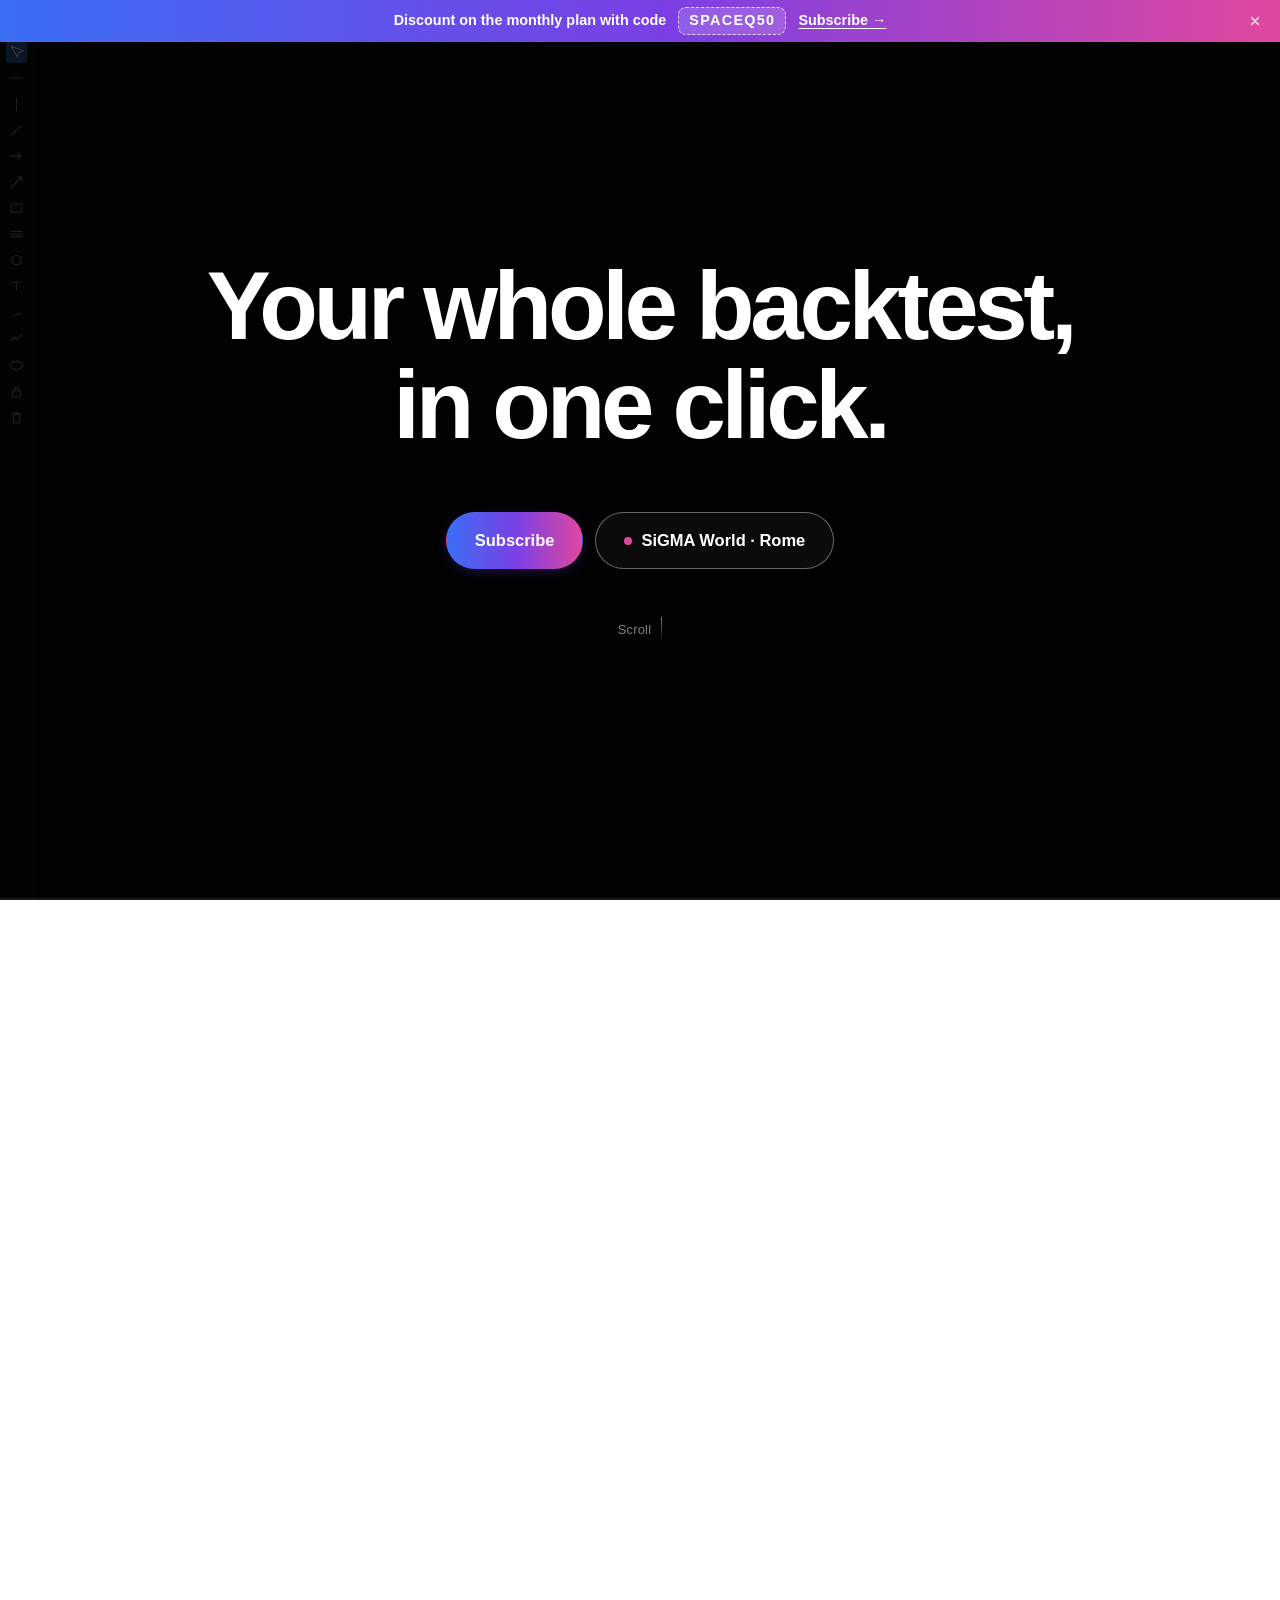
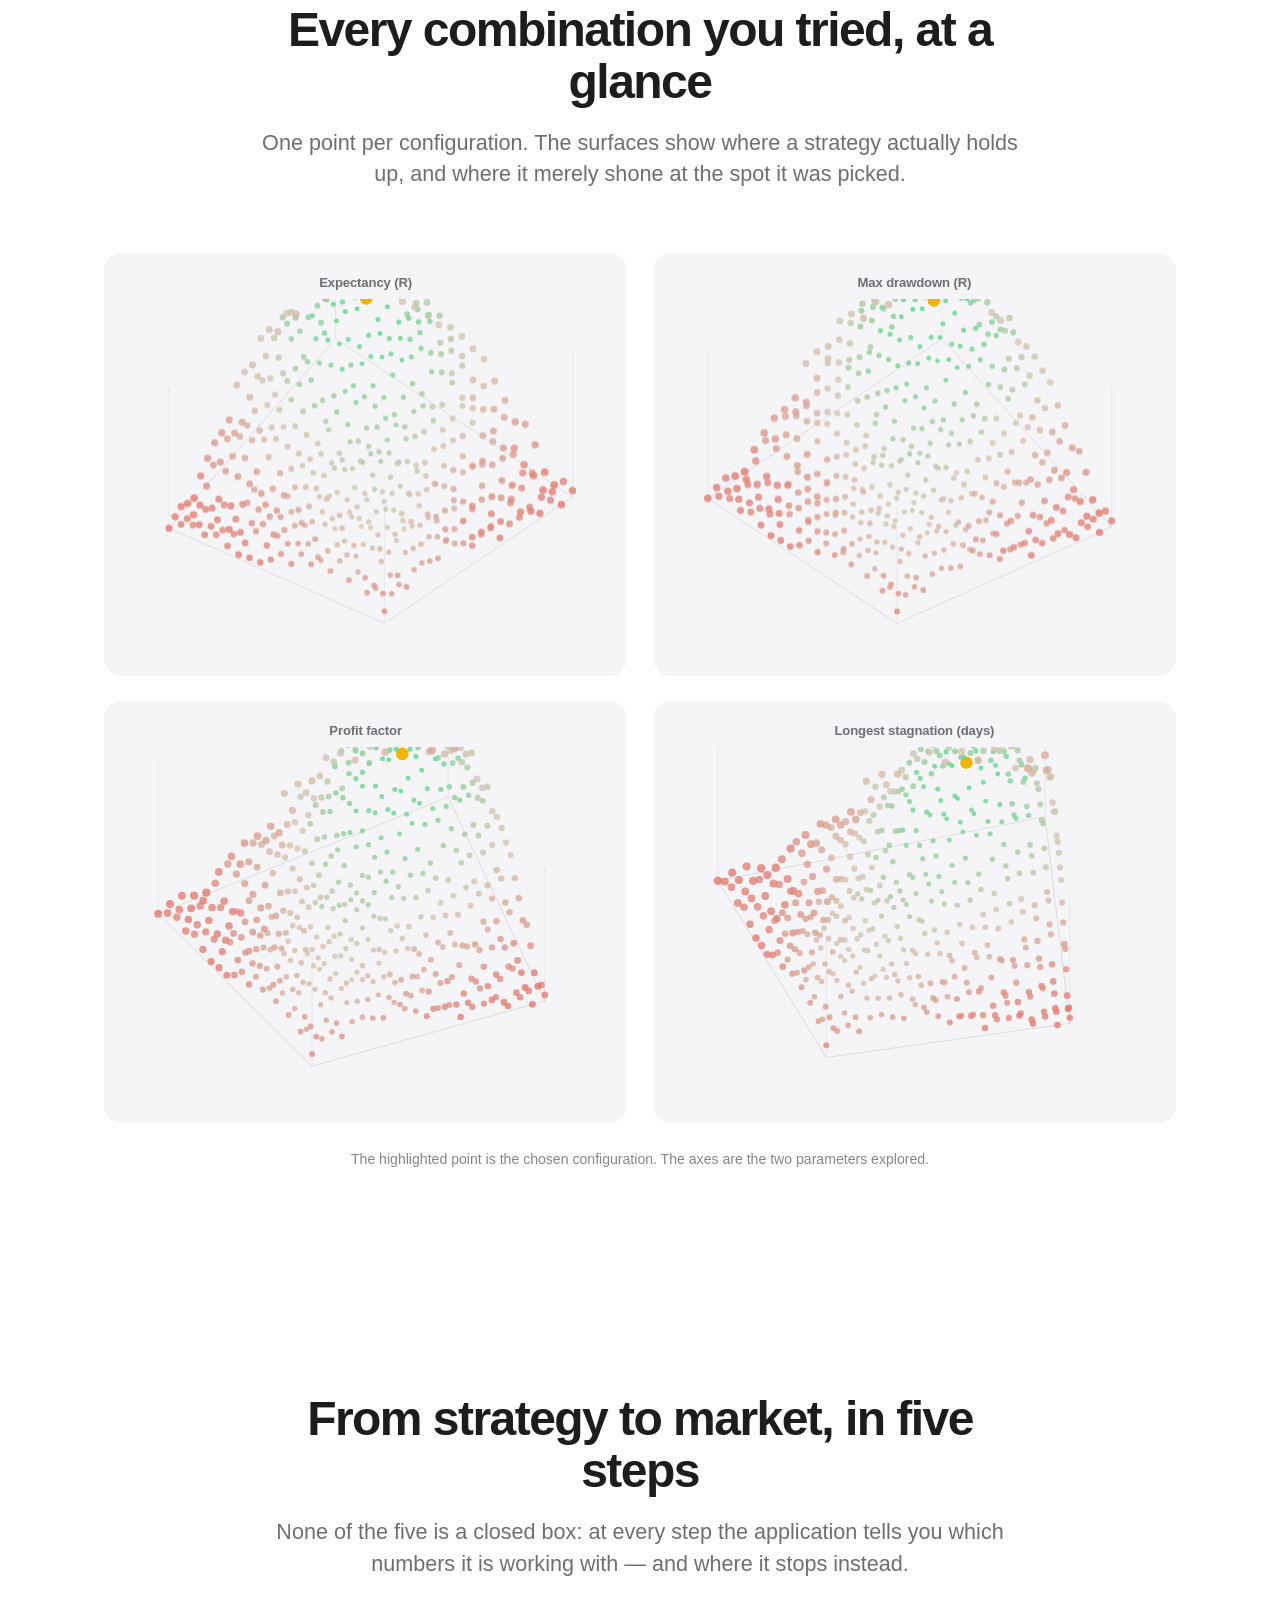
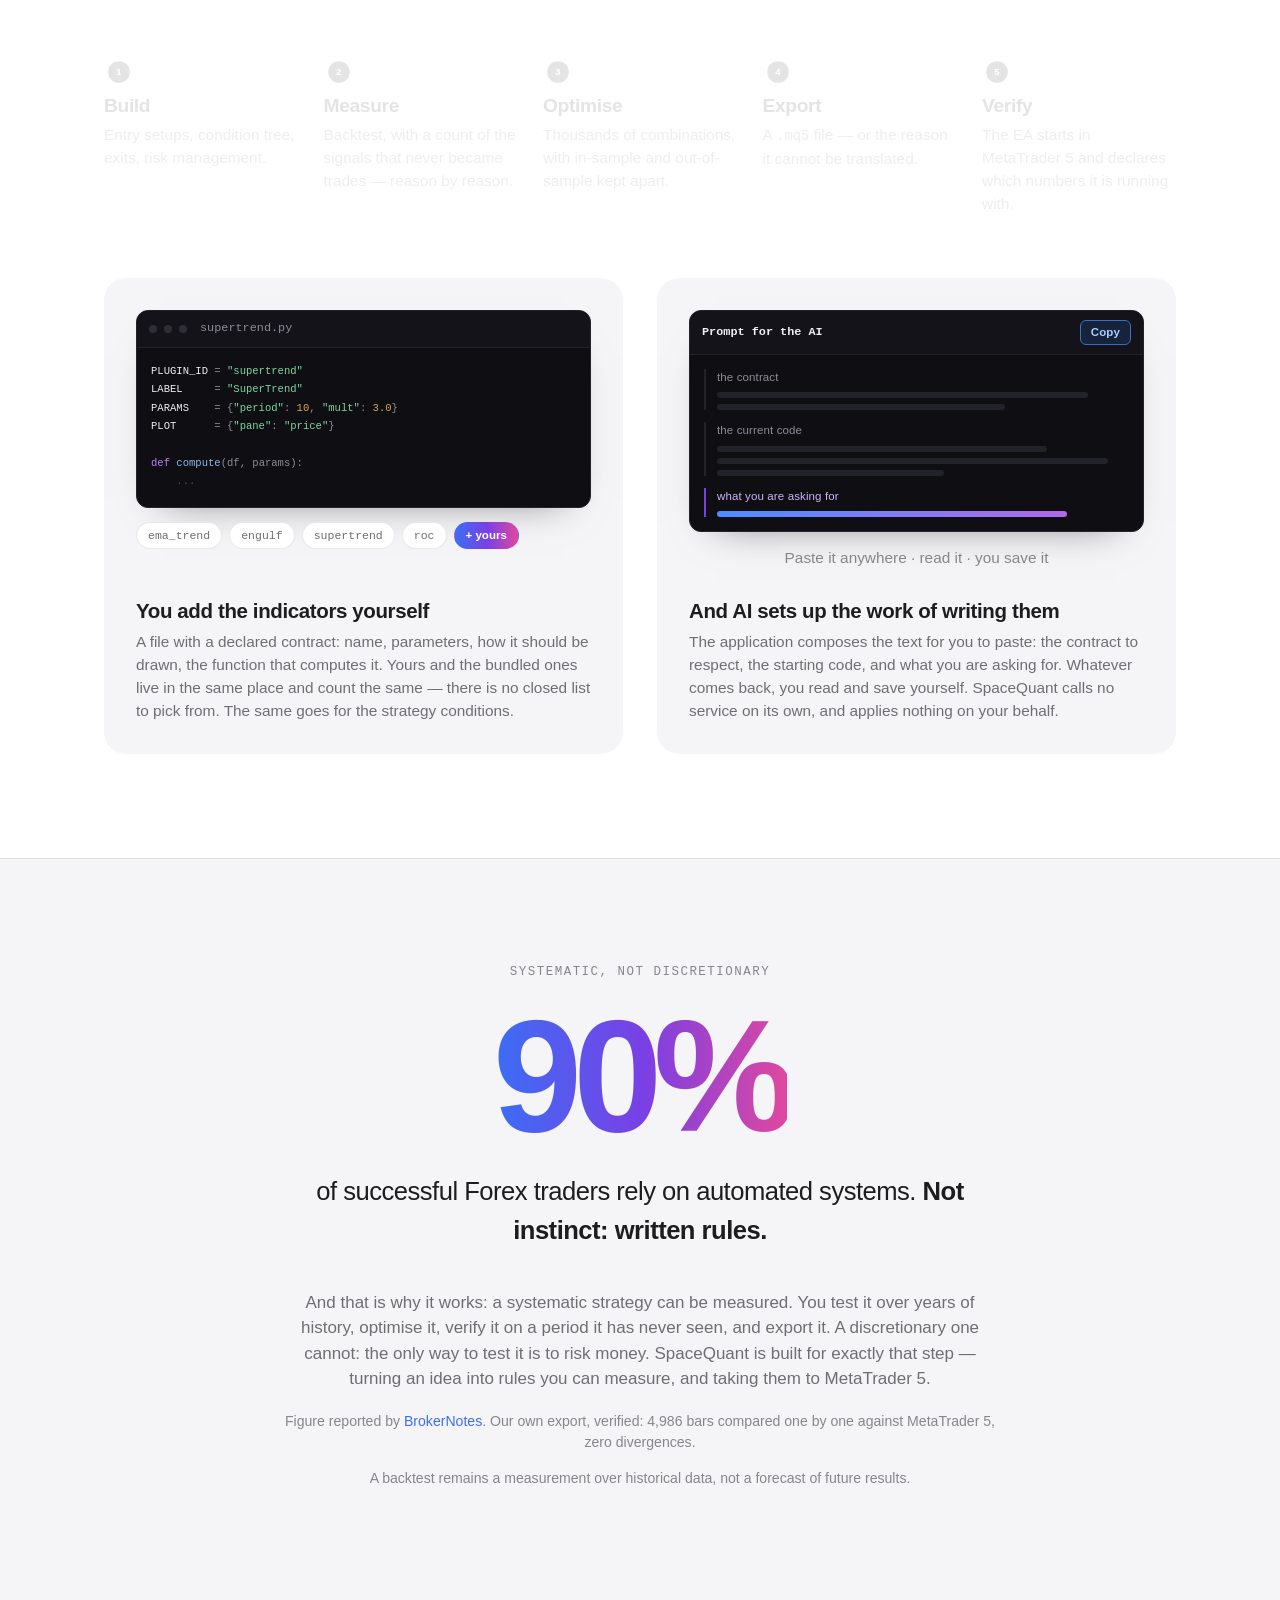
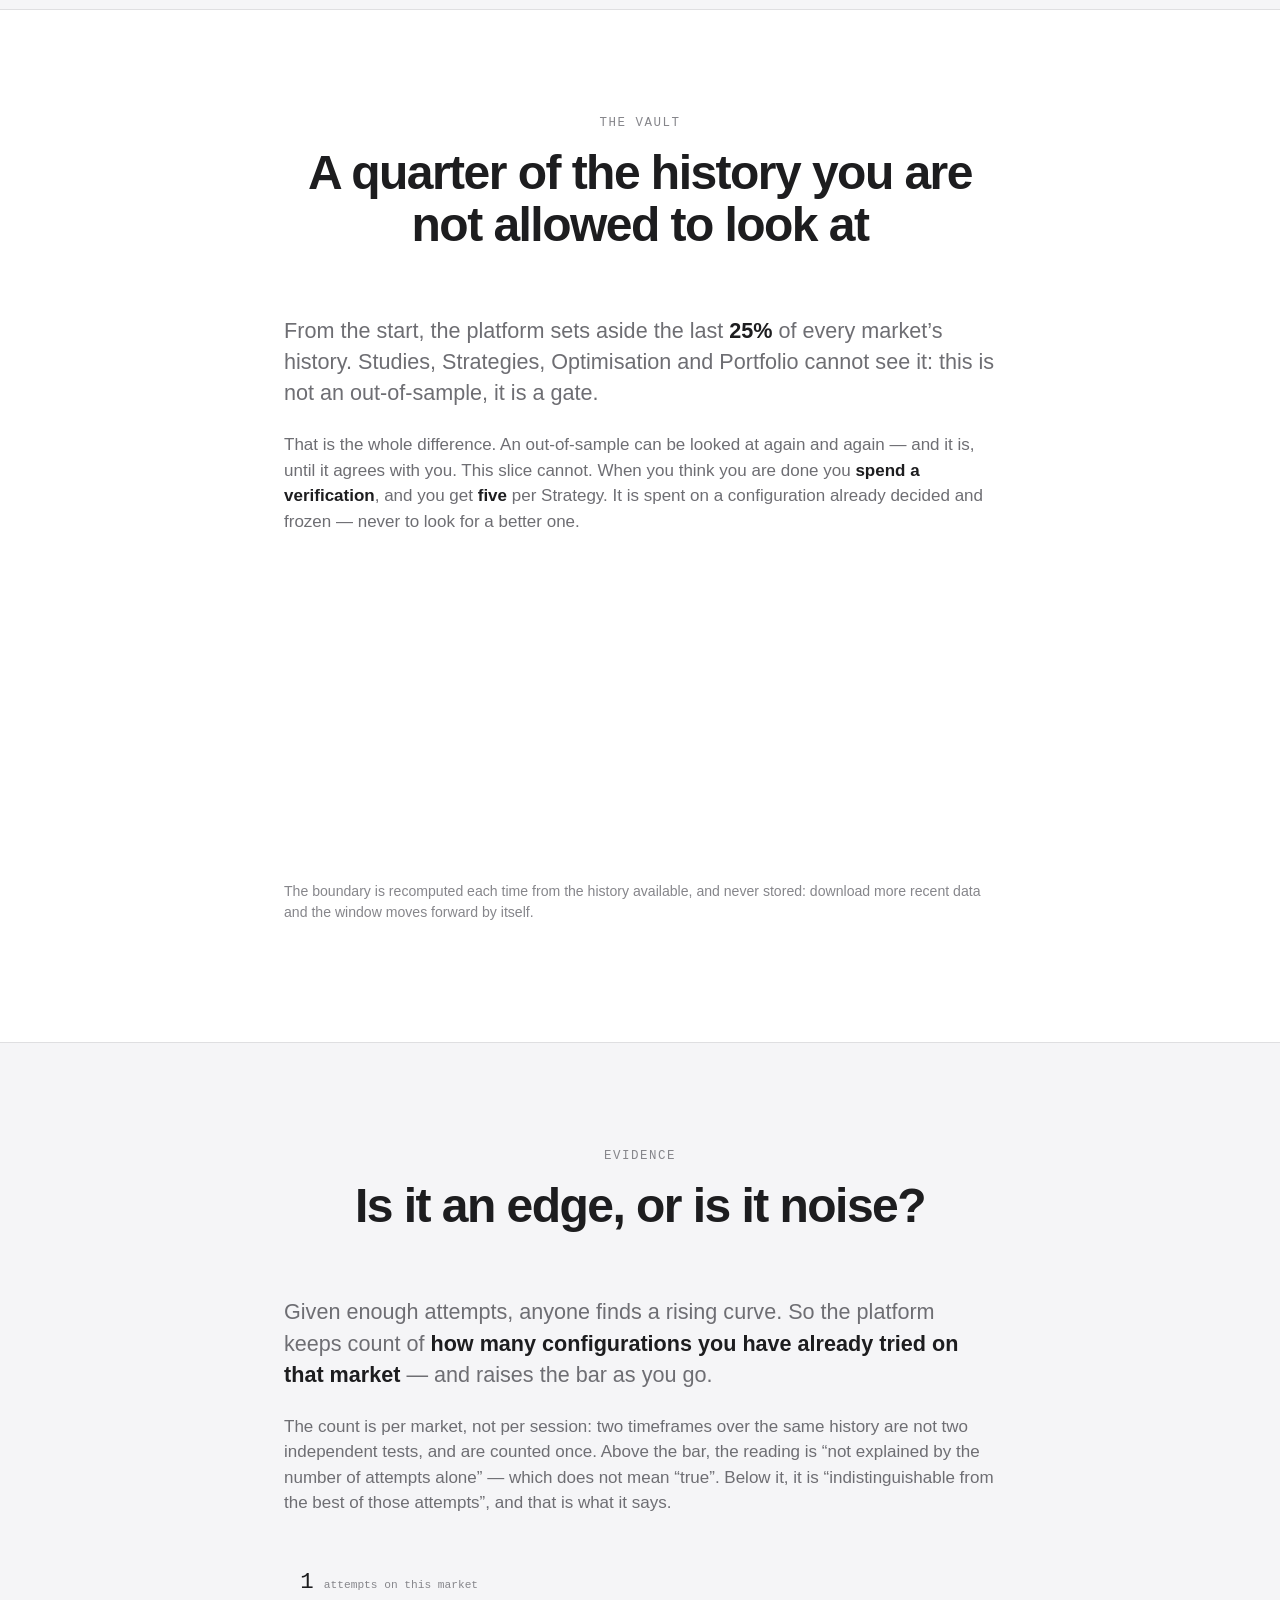
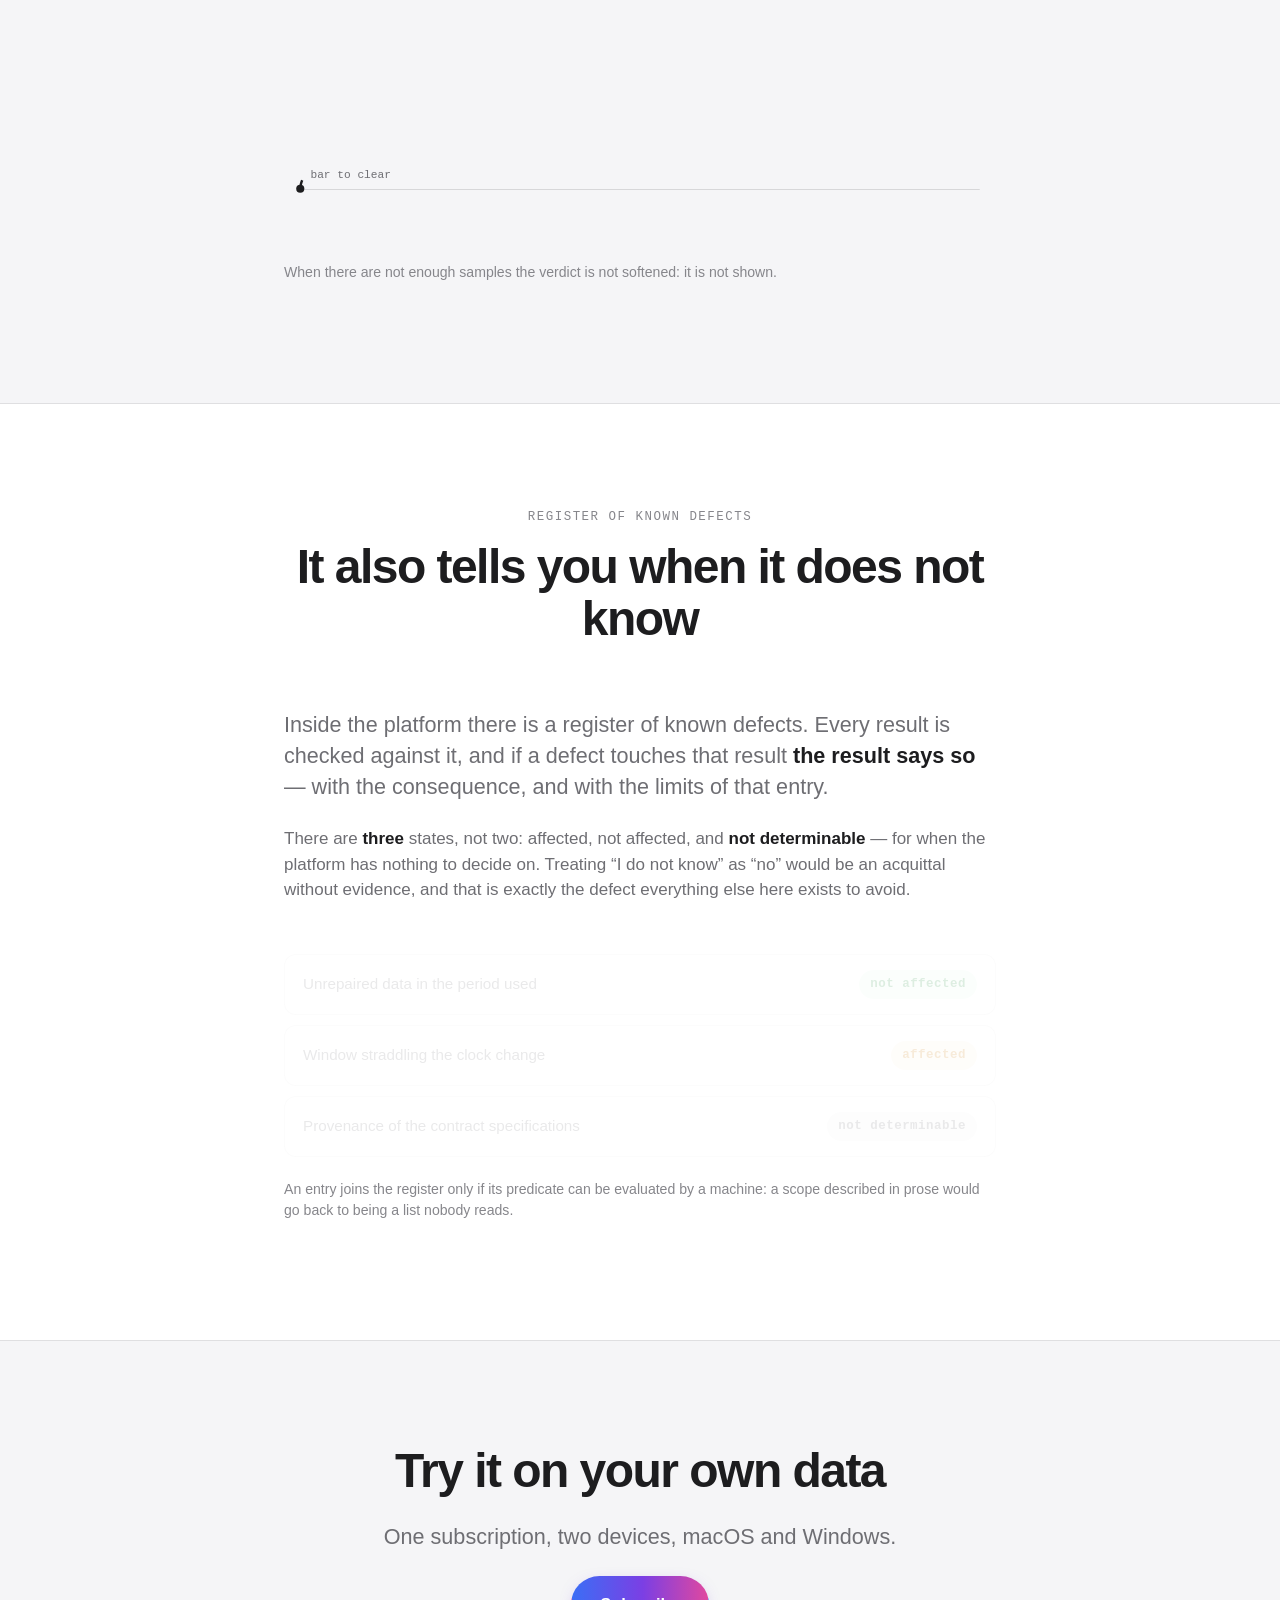
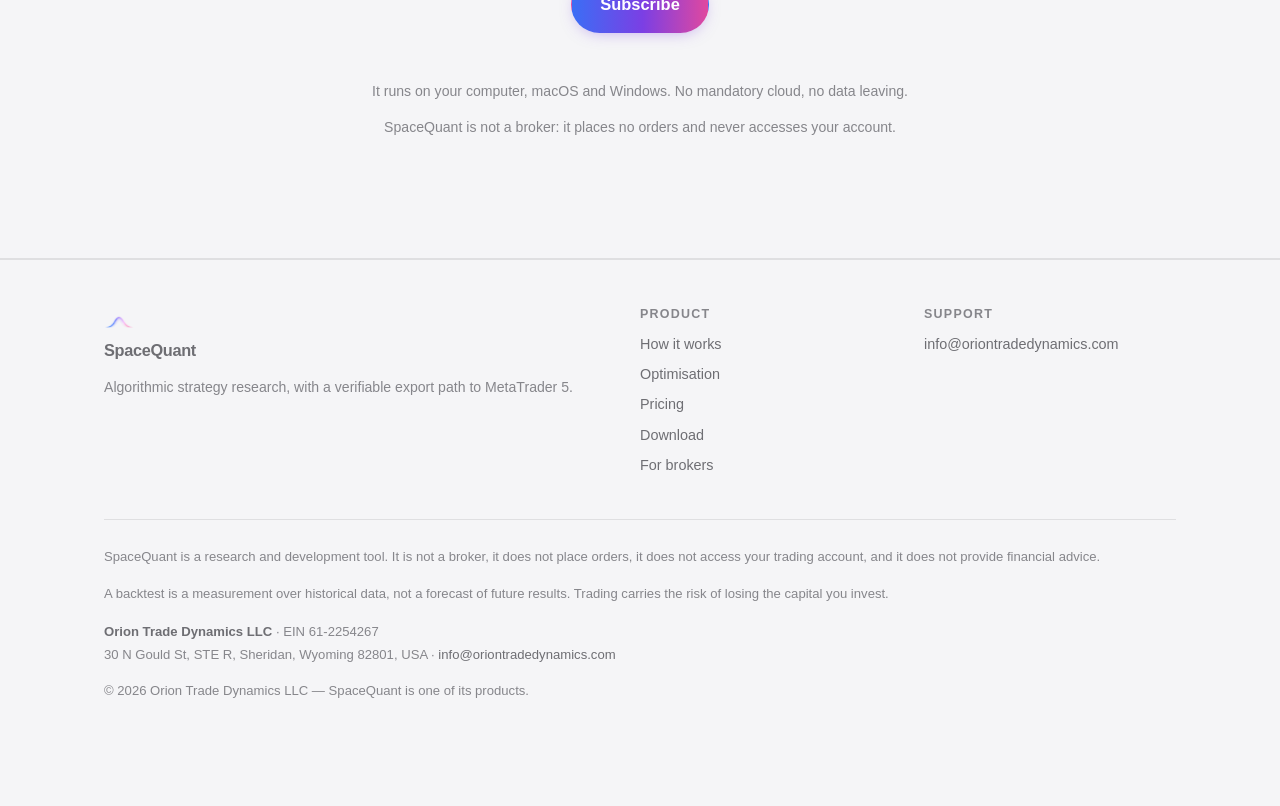
<file: index.html>
<!DOCTYPE html>
<html lang="it">
<head>
<meta charset="utf-8">
<meta name="viewport" content="width=device-width, initial-scale=1">
<!-- Titolo e descrizione passano dal dizionario come tutto il resto: sono le due
     stringhe più lette del sito — scheda del browser, risultato di ricerca,
     anteprima di un link condiviso — e restavano in italiano anche in inglese.
     Funzionano con gli stessi attributi del resto della pagina: `textContent`
     su <title> cambia il titolo, `content` sulla meta cambia la descrizione. -->
<title data-i18n="head.home.t">SpaceQuant — ricerca su strategie algoritmiche per MetaTrader 5</title>
<meta name="description" data-i18n-attr="content:head.home.d" content="Piattaforma desktop di ricerca su strategie di trading algoritmico che esporta Expert Advisor per MetaTrader 5. Quando qualcosa non è calcolabile, lo dichiara invece di inventare un numero.">
<link rel="icon" href="assets/img/logo-small.png">
<link rel="apple-touch-icon" href="assets/img/apple-touch-icon.png">
<meta name="theme-color" content="#ffffff">

<!-- COME APPARE IL SITO FUORI DAL SITO — motori di ricerca e anteprima dei link.
     ⚠️ Questi valori NON possono passare dal dizionario: i crawler dei social
     non eseguono JavaScript, quindi leggono ciò che è scritto qui e basta.
     Restano in italiano, come l'HTML: l'inglese è lo strato che si aggiunge nel
     browser di chi legge, e un crawler non è nel browser di nessuno.

     Gli indirizzi sono ASSOLUTI perché così li vuole la specifica, ed è il
     motivo per cui c'è un comando che li riscrive tutti insieme:
         python tools/dominio.py https://nuovo-indirizzo
     Cambiarli a mano significa dimenticarne uno, e un og:image sbagliato non dà
     errore: dà semplicemente un'anteprima vuota. -->
<link rel="canonical" href="https://spacequantalgo.com/">
<meta property="og:type" content="website">
<meta property="og:site_name" content="SpaceQuant">
<meta property="og:locale" content="it_IT">
<meta property="og:locale:alternate" content="en_GB">
<meta property="og:title" content="SpaceQuant — ricerca su strategie algoritmiche per MetaTrader 5">
<meta property="og:description" content="Piattaforma desktop di ricerca su strategie di trading algoritmico che esporta Expert Advisor per MetaTrader 5. Quando qualcosa non è calcolabile, lo dichiara invece di inventare un numero.">
<meta property="og:url" content="https://spacequantalgo.com/">
<meta property="og:image" content="https://spacequantalgo.com/assets/img/social-card.jpg">
<meta property="og:image:width" content="1200">
<meta property="og:image:height" content="630">
<meta property="og:image:alt" content="SpaceQuant Algo">
<meta name="twitter:card" content="summary_large_image">

<link rel="stylesheet" href="assets/style.css">
</head>
<body>

<!-- ===================== PROMOZIONE =====================
     Il codice sconto di CONFIG.promo, uguale in ogni pagina. Lo riempie e lo
     nasconde site.js: con `promo: null`, o chiuso dalla croce, non c'è.
     «Abbonati» porta al pagamento del piano scontato, col codice già
     inserito; nella pagina abbonamento apre la finestra invece di cambiare
     pagina.
     ⚠️ In home sta SOPRA alla scena d'apertura (promo-sopra), non prima: la
     scena deve partire dal bordo dello schermo, e un banner nel flusso la
     spingerebbe giù tagliandone il fondo — col «Scorri». -->
<aside class="promo promo-sopra" id="promo" hidden>
  <div class="promo-in">
    <span class="promo-txt" data-i18n="promo.text">Sconto sul piano mensile con il codice</span>
    <button type="button" class="promo-code" data-copy="" data-i18n-attr="title:promo.copy" title="Copia il codice"><span class="copy-label" data-cfg="promo.code"></span></button>
    <a class="promo-cta" data-paga="mensile" href="abbonati.html?piano=mensile" data-i18n="promo.cta">Abbonati →</a>
  </div>
  <button type="button" class="promo-x" id="promo-x" data-i18n-attr="aria-label:promo.close" aria-label="Chiudi">
    <svg viewBox="0 0 16 16" width="12" height="12" aria-hidden="true"><path d="M3.5 3.5l9 9M12.5 3.5l-9 9" fill="none" stroke="currentColor" stroke-width="2" stroke-linecap="round"/></svg>
  </button>
</aside>

<!-- ===================== HEADER ===================== -->
<header class="site-header">
  <div class="wrap">
    <a class="brand" href="index.html">
      <img src="assets/img/logo-small.png" alt="">
      <span>SpaceQuant</span>
    </a>
    <nav class="nav">
      <a class="hide-sm" href="#come-funziona" data-i18n="nav.how">Come funziona</a>
      <a class="hide-sm" href="#ottimizzazione" data-i18n="nav.opt">Ottimizzazione</a>
      <a href="pricing.html" data-i18n="nav.pricing">Abbonamento</a>
      <a href="download.html" data-i18n="nav.dl">Download</a>
      <div class="lang" role="group" aria-label="Lingua / Language">
        <button type="button" data-lang="it" aria-pressed="true">IT</button>
        <button type="button" data-lang="en" aria-pressed="false">EN</button>
      </div>
    </nav>
  </div>
</header>

<main>

<!-- =========================================================================
     APERTURA CINEMATICA
     Una pista di scorrimento in cui la scena resta ferma e avanza il contenuto:
     il backtest va in replay mentre l'utente scorre, e torna indietro se torna
     indietro. Ogni forma visibile è funzione dello scorrimento e di nient'altro
     — vedi assets/cinema.js.

     Il fondo passa dal nero dell'applicazione al bianco della pagina proprio
     quando compare il portatile: da lì in poi il sito è chiaro.

     Senza JavaScript, o con animazioni ridotte richieste dal sistema, questa
     sezione diventa statica: titolo, schermata ferma e le quattro capacità in
     elenco. Il contenuto è lo stesso, cambia solo il modo di attraversarlo.
     ========================================================================= -->
<section class="cine" id="cine">
  <div class="cine-track" id="cine-track">
    <div class="cine-stage">

      <!-- Il fondo: nero finché si guarda dentro l'applicazione, bianco da
           quando la si vede da fuori, appoggiata sul portatile. -->
      <div class="cine-bg" aria-hidden="true"></div>

      <!-- Il marchio, gigante, dietro al portatile che si allontana -->
      <div class="cine-logo" aria-hidden="true">
        <img src="assets/img/logo_watermark.png" alt="">
        <span class="cine-logo-word">SpaceQuant</span>
      </div>

      <!-- 1. Il titolo d'apertura -->
      <div class="cine-title" id="cine-title">
        <div class="wrap">
          <h1 data-i18n-html="home.hero.h1">Tutto il tuo backtest,<br>in un solo click.</h1>
          <div class="btn-row hero-cta">
            <a class="btn btn-primary btn-lg" href="pricing.html" data-i18n="home.hero.cta1">Abbonati</a>
            <!-- L'evento: porta alla pagina per i broker, che è scritta per chi
                 ci incontra al SiGMA World. Il puntino dice che è adesso.
                 ⚠️ Passato l'evento (5 novembre 2026) questo pulsante va
                 cambiato: un invito a una fiera già chiusa è peggio di niente. -->
            <a class="btn btn-ghost btn-lg btn-event" href="broker.html"><span class="btn-dot" aria-hidden="true"></span><span data-i18n="home.hero.cta2">SiGMA World · Roma</span></a>
          </div>
          <p class="cine-hint" id="cine-hint">
            <span data-i18n="home.cine.hint">Scorri</span>
            <span class="cine-hint-arrow" aria-hidden="true"></span>
          </p>
        </div>
      </div>

      <!-- 2. La scena -->
      <div class="cine-zoom" id="cine-zoom">
        <div class="mac" id="mac">

          <div class="mac-lid">
            <div class="mac-screen">
              <span class="mac-camera" aria-hidden="true"></span>
              <div class="app" id="app">

                <div class="app-bar">
                  <span class="app-sel">EURUSD — 2010-01-01 → 2026-08-12</span>
                  <span class="app-sel app-sel-sm">M5</span>
                  <span class="app-btn">+ <span data-i18n="home.app.indicator">Indicatore</span></span>
                  <span class="app-btn" data-i18n="home.app.occurrences">Occorrenze</span>
                  <span class="app-btn hide-sm" data-i18n="home.app.debug">Debug</span>
                  <span class="app-btn app-btn-on" data-i18n="home.app.replay">Replay</span>
                </div>

                <div class="app-body">
                  <!-- Barra strumenti di disegno, come nell'applicazione -->
                  <div class="app-side" id="app-side" aria-hidden="true"></div>

                  <div class="app-chart" id="app-chart">
                    <!-- Due strati: il testo delle capacità passa in mezzo, così
                         una parte del grafico gli scorre dietro e una davanti. -->
                    <canvas id="chart-back"></canvas>

                    <div class="cine-captions" id="cine-captions">
                      <article class="cap" data-cap="1">
                        <h2 data-i18n="home.cap1.t">Cerca nei mercati</h2>
                        <p data-i18n="home.cap1.b">Una condizione, tutta la storia: quante volte è successa e cosa è successo dopo.</p>
                      </article>
                      <article class="cap" data-cap="2">
                        <h2 data-i18n="home.cap2.t">Ottimizza le strategie</h2>
                        <p data-i18n="home.cap2.b">Migliaia di combinazioni, con in-sample e out-of-sample tenuti separati.</p>
                      </article>
                      <article class="cap" data-cap="3">
                        <h2 data-i18n="home.cap3.t">Componi portafogli</h2>
                        <p data-i18n="home.cap3.b">Più strategie, più mercati, un conto solo. E si vede come convivono.</p>
                      </article>
                      <article class="cap" data-cap="4">
                        <h2 data-i18n="home.cap4.t">Esporta in MQL5</h2>
                        <!-- Spazio unificatore fra «MetaTrader» e «5»: senza, la
                             riga andava a capo lasciando sotto il solo «5.» —
                             un numero orfano, per giunta l'ultima cosa che si
                             legge della sequenza. -->
                        <p data-i18n="home.cap4.b">La strategia diventa un Expert Advisor che opera da solo su MetaTrader&nbsp;5.</p>
                      </article>
                    </div>

                    <canvas id="chart-front"></canvas>

                    <!-- Pannelli dell'applicazione, uno per capacità -->
                    <div class="panel panel-opt" id="panel-opt" hidden>
                      <div class="panel-head">
                        <span data-i18n="home.panel.opt.t">Ottimizzazione</span>
                        <span class="panel-num" id="opt-count">0</span>
                      </div>
                      <div class="opt-grid" id="opt-grid"></div>
                    </div>

                    <div class="panel panel-pf" id="panel-pf" hidden>
                      <div class="panel-head"><span data-i18n="home.panel.pf.t">Portafoglio</span></div>
                      <svg class="pf-svg" viewBox="0 0 240 96" preserveAspectRatio="none" aria-hidden="true">
                        <path class="pf-line pf-1" d="" fill="none"></path>
                        <path class="pf-line pf-2" d="" fill="none"></path>
                        <path class="pf-line pf-3" d="" fill="none"></path>
                      </svg>
                    </div>

                    <div class="panel panel-mql" id="panel-mql" hidden>
                      <div class="panel-head">
                        <span class="mql-file">SQ_EMA_CROSS_a7f31c04.mq5</span>
                      </div>
                      <pre class="mql-code" id="mql-code"></pre>
                    </div>
                  </div>
                </div>
              </div>
            </div>
          </div>

          <!-- Base del portatile: cerniera, corpo e incavo di apertura -->
          <div class="mac-base" aria-hidden="true">
            <span class="mac-hinge"></span>
            <span class="mac-notch"></span>
          </div>
          <!-- I piedini di gomma. Stanno FUORI da .mac-base perché quella è
               ritagliata in trapezio, e il ritaglio taglierebbe anche loro.
               Due e non quattro: la vista è frontale. -->
          <span class="mac-foot mac-foot-l" aria-hidden="true"></span>
          <span class="mac-foot mac-foot-r" aria-hidden="true"></span>
        </div>
      </div>

      <!-- 3. Avanzamento della sequenza -->
      <div class="cine-rail" id="cine-rail" aria-hidden="true">
        <span class="cine-rail-fill" id="cine-rail-fill"></span>
      </div>

    </div>
  </div>
</section>

<!-- ===================== OTTIMIZZAZIONE IN 3D =====================
     Quattro nuvole di punti: ogni punto è una combinazione di parametri
     provata, e ruotano lentamente mentre la pagina scorre. Disegnate in
     canvas da assets/space3d.js. -->
<section class="opt3d" id="ottimizzazione">
  <div class="wrap">
    <header class="sec-head">
      <h2 data-i18n="home.opt.title">Ogni combinazione provata, in un colpo d'occhio</h2>
      <p class="lead" data-i18n="home.opt.sub">
        Un punto per configurazione. Le superfici mostrano dove una strategia
        regge davvero e dove invece brillava solo nel punto in cui era stata
        scelta.
      </p>
    </header>

    <div class="opt3d-grid" id="opt3d-grid">
      <figure class="opt3d-cell">
        <figcaption data-i18n="home.opt.m1">Expectancy (R)</figcaption>
        <canvas class="opt3d-canvas" data-metric="0"></canvas>
      </figure>
      <figure class="opt3d-cell">
        <figcaption data-i18n="home.opt.m2">Max drawdown (R)</figcaption>
        <canvas class="opt3d-canvas" data-metric="1"></canvas>
      </figure>
      <figure class="opt3d-cell">
        <figcaption data-i18n="home.opt.m3">Profit factor</figcaption>
        <canvas class="opt3d-canvas" data-metric="2"></canvas>
      </figure>
      <figure class="opt3d-cell">
        <figcaption data-i18n="home.opt.m4">Stagnazione più lunga (giorni)</figcaption>
        <canvas class="opt3d-canvas" data-metric="3"></canvas>
      </figure>
    </div>

    <p class="opt3d-note t3 text-small" data-i18n="home.opt.note">
      Il punto in evidenza è la configurazione scelta. Gli assi sono i due
      parametri esplorati.
    </p>
  </div>
</section>

<!-- ===================== DALLA STRATEGIA AL MERCATO =====================
     Sta PRIMA della misura sul terminale, non dopo: quel numero — 4.986 barre,
     zero divergenze — è la verifica dell'ultimo dei cinque passaggi, e senza
     sapere quali sono i cinque non si capisce di cosa sia la prova. -->
<section id="come-funziona">
  <div class="wrap">
    <header class="sec-head">
      <h2 data-i18n="home.how.title">Dalla strategia al mercato, in cinque passaggi</h2>
      <p class="lead" data-i18n="home.how.lead">
        Nessuno dei cinque è una scatola chiusa: a ogni passaggio l'applicazione
        dice con quali numeri sta lavorando, e dove invece si ferma.
      </p>
    </header>

    <div class="flow">
      <div class="flow-step">
        <span class="flow-n">1</span>
        <h3 data-i18n="home.how.s1.t">Costruisci</h3>
        <p data-i18n="home.how.s1.b">Setup di ingresso, albero delle condizioni, uscite, gestione del rischio.</p>
      </div>
      <div class="flow-step">
        <span class="flow-n">2</span>
        <h3 data-i18n="home.how.s2.t">Misuri</h3>
        <p data-i18n="home.how.s2.b">Backtest, con il conto dei segnali che non sono diventati trade — motivo per motivo.</p>
      </div>
      <div class="flow-step">
        <span class="flow-n">3</span>
        <h3 data-i18n="home.how.s3.t">Ottimizzi</h3>
        <p data-i18n="home.how.s3.b">Migliaia di combinazioni, con in-sample e out-of-sample tenuti separati.</p>
      </div>
      <div class="flow-step">
        <span class="flow-n">4</span>
        <h3 data-i18n="home.how.s4.t">Esporti</h3>
        <p data-i18n-html="home.how.s4.b">Un file <code>.mq5</code>, oppure il motivo per cui non è traducibile.</p>
      </div>
      <div class="flow-step">
        <span class="flow-n">5</span>
        <h3 data-i18n="home.how.s5.t">Verifichi</h3>
        <p data-i18n="home.how.s5.b">L'EA parte su MetaTrader&nbsp;5 e dichiara con quali numeri sta girando.</p>
      </div>
    </div>

    <!-- Le due cose che il percorso non dice. Sono disegnate, non raccontate:
         un indicatore è un file con un contratto, e il modo più corto di dirlo
         è farlo vedere. Ciò che compare dentro i due pannelli è codice —
         `PARAMS`, `compute`, i nomi dei file — e il codice non si traduce:
         restano uguali in italiano e in inglese, come nell'applicazione. -->
    <div class="feat-pair">

      <article class="feat">
        <div class="feat-art" aria-hidden="true">
          <div class="mock">
            <div class="mock-bar">
              <span class="mock-dot"></span><span class="mock-dot"></span><span class="mock-dot"></span>
              <span class="mock-name">supertrend.py</span>
            </div>
            <pre class="mock-code"><span class="c-k">PLUGIN_ID</span> = <span class="c-s">"supertrend"</span>
<span class="c-k">LABEL</span>     = <span class="c-s">"SuperTrend"</span>
<span class="c-k">PARAMS</span>    = {<span class="c-s">"period"</span>: <span class="c-n">10</span>, <span class="c-s">"mult"</span>: <span class="c-n">3.0</span>}
<span class="c-k">PLOT</span>      = {<span class="c-s">"pane"</span>: <span class="c-s">"price"</span>}

<span class="c-d">def</span> <span class="c-f">compute</span>(df, params):
    <span class="c-c">...</span></pre>
          </div>
          <div class="chips">
            <span class="chip">ema_trend</span>
            <span class="chip">engulf</span>
            <span class="chip">supertrend</span>
            <span class="chip">roc</span>
            <span class="chip chip-new" data-i18n="home.feat.ind.chip">+ il tuo</span>
          </div>
        </div>
        <h3 data-i18n="home.feat.ind.t">Gli indicatori li aggiungi tu</h3>
        <p data-i18n="home.feat.ind.b">
          Un file con un contratto dichiarato: nome, parametri, come va
          disegnato, la funzione che lo calcola. I tuoi e quelli in dotazione
          stanno nello stesso posto e valgono uguale — non c'è un elenco chiuso
          dal quale scegliere. Lo stesso vale per le condizioni della strategia.
        </p>
      </article>

      <article class="feat">
        <div class="feat-art" aria-hidden="true">
          <div class="mock">
            <div class="mock-bar">
              <span class="mock-name mock-name-lead" data-i18n="home.feat.ai.panel">Prompt per l'AI</span>
              <span class="mock-btn" data-i18n="home.feat.ai.copy">Copia</span>
            </div>
            <div class="mock-body">
              <div class="pblock">
                <span class="ptag" data-i18n="home.feat.ai.tag1">il contratto</span>
                <span class="pline w90"></span><span class="pline w70"></span>
              </div>
              <div class="pblock">
                <span class="ptag" data-i18n="home.feat.ai.tag2">il codice attuale</span>
                <span class="pline w80"></span><span class="pline w95"></span><span class="pline w55"></span>
              </div>
              <div class="pblock pblock-you">
                <span class="ptag ptag-you" data-i18n="home.feat.ai.tag3">la tua richiesta</span>
                <span class="pline pline-you w85"></span>
              </div>
            </div>
          </div>
          <p class="feat-note" data-i18n="home.feat.ai.note">
            Incolli dove vuoi · rileggi · salvi tu
          </p>
        </div>
        <h3 data-i18n="home.feat.ai.t">E per scriverli, l'AI prepara il lavoro</h3>
        <p data-i18n="home.feat.ai.b">
          L'applicazione compone il testo da incollare: il contratto da
          rispettare, il codice di partenza e la tua richiesta. Quello che torna
          lo rileggi e lo salvi tu. SpaceQuant non chiama nessun servizio per
          conto suo e non applica niente al posto tuo.
        </p>
      </article>

    </div>
  </div>
</section>

<!-- ===================== LA MISURA ===================== -->
<section class="bg-soft" id="misura">
  <div class="wrap-narrow center">
    <p class="eyebrow" data-i18n="home.measure.eyebrow">Sistematico, non discrezionale</p>
    <h2 class="measure-big"><span class="gradient-text">90%</span></h2>
    <p class="measure-cap" data-i18n-html="home.measure.cap">
      dei trader forex di successo si affida a sistemi automatici.
      <strong>Non intuito: regole scritte.</strong>
    </p>
    <p data-i18n="home.measure.p1">
      Ed è il motivo per cui funziona: una strategia sistematica si può
      misurare. Si prova su anni di storia, si ottimizza, si verifica su un
      periodo che non ha mai visto e si esporta. Una strategia discrezionale no:
      l'unico modo di provarla è rischiare. SpaceQuant serve esattamente a
      questo passaggio — trasformare un'idea in regole misurabili, e portarle su
      MetaTrader&nbsp;5.
    </p>
    <p class="text-small t3" data-i18n-html="home.measure.src">
      Dato riportato da <a href="https://www.brokernotes.co/forex-trading-industry-statistics"
      rel="nofollow noopener" target="_blank">BrokerNotes</a>.
      La verifica del nostro export: 4.986 barre confrontate una per una con
      MetaTrader&nbsp;5, zero divergenze.
    </p>
    <p class="text-small t3" data-i18n="home.measure.note">
      Un backtest resta una misura su dati storici, non una previsione dei
      risultati futuri.
    </p>
  </div>
</section>

<!-- ===================== LA FETTA CONGELATA =====================
     ⚠️ Ogni numero di questa sezione e delle due successive è verificato NEL
     CODICE dell'app, non in RELEASE.md — che è fermo alla 3.0.0 e non copre
     queste funzioni. I riscontri sono elencati in STATO.md, sezione 3.
     ============================================================= -->
<section id="riserva">
  <div class="wrap-narrow">
    <div class="sec-head">
      <p class="eyebrow" data-i18n="home.vault.eyebrow">La riserva</p>
      <h2 data-i18n="home.vault.title">Un quarto dello storico che non hai il permesso di guardare</h2>
    </div>
    <p class="lead" data-i18n-html="home.vault.lead">
      All'inizio la piattaforma mette da parte l'ultimo <strong>25%</strong> dello
      storico di ogni mercato. Studio, Strategie, Ottimizzazione e Portafoglio
      non lo vedono: non è un out-of-sample, è un cancello.
    </p>
    <p data-i18n-html="home.vault.body">
      La differenza è tutta lì. Un out-of-sample si può riguardare all'infinito,
      e infatti si riguarda finché non dà ragione. Questa fetta no. Quando pensi
      di aver finito <strong>spendi una verifica</strong>, e ne hai
      <strong>cinque</strong> per Strategia. Si spende su una configurazione già
      decisa e congelata — mai per cercarne una migliore.
    </p>
    <!-- La scena. Le parole che finiscono DENTRO il canvas stanno qui in nodi
         nascosti: così restano traducibili come tutte le altre e check-i18n.js
         le vede. Il disegno le legge da qui a ogni fotogramma. -->
    <figure class="sc" id="sc-riserva">
      <canvas class="sc-canvas" aria-hidden="true"></canvas>
      <figcaption class="sr-only" data-i18n="home.vault.alt">Una barra con tutto lo storico di un mercato: l'ultimo quarto è chiuso e non viene usato dalla ricerca. Alla fine si spende una delle cinque verifiche disponibili.</figcaption>
      <span class="sc-words" hidden>
        <i data-i18n="home.vault.w1">ricerca</i>
        <i data-i18n="home.vault.w2">riserva</i>
        <i data-i18n="home.vault.w3">verifiche</i>
      </span>
    </figure>

    <p class="text-small t3" data-i18n="home.vault.note">
      Il confine si ricalcola ogni volta sullo storico disponibile, e non viene
      mai salvato: scaricando dati più recenti la finestra scorre in avanti da
      sé.
    </p>
  </div>
</section>

<!-- ===================== EDGE O RUMORE ===================== -->
<section class="bg-soft" id="evidenza">
  <div class="wrap-narrow">
    <div class="sec-head">
      <p class="eyebrow" data-i18n="home.edge.eyebrow">Evidenza</p>
      <h2 data-i18n="home.edge.title">È un vantaggio, o è rumore?</h2>
    </div>
    <p class="lead" data-i18n-html="home.edge.lead">
      Con abbastanza tentativi una curva che sale la trova chiunque. Per questo
      la piattaforma tiene il conto di <strong>quante configurazioni hai già
      provato su quel mercato</strong> — e alza la soglia man mano.
    </p>
    <p data-i18n-html="home.edge.body">
      Il conto è per mercato, non per sessione: due timeframe sullo stesso
      storico non sono due prove indipendenti, e vengono contati una volta sola.
      Sopra la soglia la lettura è «non spiegabile solo dal numero di prove» —
      che non vuol dire «vero». Sotto, è «indistinguibile dal migliore di quelle
      prove», e viene scritto così.
    </p>
    <figure class="sc" id="sc-evidenza">
      <canvas class="sc-canvas" aria-hidden="true"></canvas>
      <figcaption class="sr-only" data-i18n="home.edge.alt">La soglia da battere cresce col numero di tentativi già fatti su quel mercato: lo stesso risultato, che all'inizio la superava, a un certo punto non la supera più.</figcaption>
      <span class="sc-words" hidden>
        <i data-i18n="home.edge.w1">tentativi su questo mercato</i>
        <i data-i18n="home.edge.w2">soglia da battere</i>
        <i data-i18n="home.edge.w3">il tuo risultato</i>
        <i data-i18n="home.edge.w4">sopra la soglia</i>
        <i data-i18n="home.edge.w5">indistinguibile dal caso</i>
      </span>
    </figure>

    <p class="text-small t3" data-i18n="home.edge.note">
      Se i campioni non bastano il verdetto non viene ammorbidito: non viene
      mostrato.
    </p>
  </div>
</section>

<!-- ===================== IL REGISTRO DEI DIFETTI ===================== -->
<section id="difetti">
  <div class="wrap-narrow">
    <div class="sec-head">
      <p class="eyebrow" data-i18n="home.defects.eyebrow">Registro dei difetti</p>
      <h2 data-i18n="home.defects.title">Ti dice anche quando non lo sa</h2>
    </div>
    <p class="lead" data-i18n-html="home.defects.lead">
      Dentro la piattaforma c'è un registro dei difetti noti. Ogni risultato ci
      viene confrontato, e se un difetto lo tocca <strong>il risultato te lo
      dice</strong>, con la conseguenza e con il limite di quella voce.
    </p>
    <p data-i18n-html="home.defects.body">
      Gli stati sono <strong>tre</strong>, non due: colpito, non colpito, e
      <strong>non determinabile</strong> — per quando la piattaforma non ha di
      che decidere. Trattare «non lo so» come «no» sarebbe un'assoluzione senza
      prova, ed è esattamente il difetto da cui nasce tutto il resto.
    </p>
    <!-- Tre voci del registro valutate su uno stesso risultato. La terza NON
         diventa verde: è il punto della sezione, e si vede solo se resta lì. -->
    <div class="pastiglie" id="sc-difetti">
      <div class="pas" data-stato="non_colpito">
        <span class="pas-voce" data-i18n="home.defects.r1">Dati non riparati nel periodo usato</span>
        <span class="pas-esito" data-i18n="home.defects.s1">non colpito</span>
      </div>
      <div class="pas" data-stato="colpito">
        <span class="pas-voce" data-i18n="home.defects.r2">Finestra a cavallo del cambio di orario</span>
        <span class="pas-esito" data-i18n="home.defects.s2">colpito</span>
      </div>
      <div class="pas" data-stato="non_determinabile">
        <span class="pas-voce" data-i18n="home.defects.r3">Provenienza delle specifiche di contratto</span>
        <span class="pas-esito" data-i18n="home.defects.s3">non determinabile</span>
      </div>
    </div>

    <p class="text-small t3" data-i18n="home.defects.note">
      Una voce entra nel registro solo se il suo predicato è eseguibile da una
      macchina: un ambito descritto a parole tornerebbe a essere un elenco che
      nessuno legge.
    </p>
  </div>
</section>

<!-- ===================== CHIUSURA ===================== -->
<section class="bg-soft">
  <div class="wrap-narrow center">
    <h2 data-i18n="home.end.title">Provalo sui tuoi dati</h2>
    <p class="lead" data-i18n="home.end.sub">
      Un abbonamento, due dispositivi, macOS e Windows.
    </p>
    <div class="btn-row" style="justify-content:center">
      <a class="btn btn-primary btn-lg" href="pricing.html" data-i18n="home.hero.cta1">Abbonati</a>
    </div>
    <p class="text-small t3 mt-3" data-i18n="home.end.local">
      Gira sul tuo computer, macOS e Windows. Nessun cloud obbligatorio,
      nessun dato che parte.
    </p>
    <p class="text-small t3" data-i18n="home.end.note">
      SpaceQuant non è un broker: non esegue ordini e non accede al tuo conto.
    </p>
  </div>
</section>

</main>

<!-- ===================== FOOTER ===================== -->
<footer class="site-footer">
  <div class="wrap">
    <div class="footer-grid">
      <div>
        <a class="brand" href="index.html" style="margin-bottom:14px">
          <img src="assets/img/logo-small.png" alt="">
          <span>SpaceQuant</span>
        </a>
        <p class="text-small t3" data-i18n="ft.tag">
          Ricerca su strategie algoritmiche, con export verificabile verso
          MetaTrader 5.
        </p>
      </div>
      <div>
        <h4 data-i18n="ft.product">Prodotto</h4>
        <a href="index.html#come-funziona" data-i18n="nav.how">Come funziona</a>
        <a href="index.html#ottimizzazione" data-i18n="nav.opt">Ottimizzazione</a>
        <a href="pricing.html" data-i18n="nav.pricing">Abbonamento</a>
        <a href="download.html" data-i18n="nav.dl">Download</a>
        <a href="broker.html" data-i18n="nav.broker">Per i broker</a>
      </div>
      <div>
        <h4 data-i18n="ft.support">Assistenza</h4>
        <a data-cfg-href="supportEmail" href="#"><span data-cfg="supportEmail">da definire</span></a>
      </div>
    </div>
    <div class="disclaimer">
      <p data-i18n="ft.d1">
        SpaceQuant è uno strumento di ricerca e di sviluppo. Non è un broker, non
        esegue ordini, non accede al tuo conto di trading e non fornisce
        consulenza finanziaria.
      </p>
      <p data-i18n="ft.d2">
        Un backtest è una misura su dati storici e non è una previsione dei
        risultati futuri. Fare trading comporta il rischio di perdere il capitale
        investito.
      </p>
      <!-- ⚠️ Identità dell'azienda: NON passa dal dizionario. Ragione sociale,
           indirizzo e codice fiscale non si traducono — tradurli sarebbe un
           errore, non una cortesia. L'email invece viene da assets/config.js,
           come ovunque nel sito: una sola sorgente. -->
      <p class="azienda">
        <strong>Orion Trade Dynamics LLC</strong> · EIN 61-2254267<br>
        30 N Gould St, STE R, Sheridan, Wyoming 82801, USA ·
        <a data-cfg-href="supportEmail" href="#"><span data-cfg="supportEmail">info@oriontradedynamics.com</span></a>
      </p>
      <p class="t3" data-i18n="ft.copy">© 2026 Orion Trade Dynamics LLC — SpaceQuant è un suo prodotto.</p>
    </div>
  </div>
</footer>

<!-- ===================== BARRA DELLA PROMOZIONE =====================
     Lo stesso codice del banner, in fondo allo schermo: compare quando il
     banner in cima non si vede più (lo decide site.js), così il codice resta
     a portata mentre si legge. Una croce chiude banner e barra insieme.
     Non c'è in abbonati.html: lì il codice sta nel riepilogo, già inserito
     nel modulo, e una barra fissa coprirebbe il pagamento. -->
<aside class="promo-bar" id="promo-bar" hidden>
  <span class="promo-txt" data-i18n="promo.bar">Sconto sul mensile</span>
  <button type="button" class="promo-code" data-copy="" data-i18n-attr="title:promo.copy" title="Copia il codice"><span class="copy-label" data-cfg="promo.code"></span></button>
  <a class="promo-cta" data-paga="mensile" href="abbonati.html?piano=mensile" data-i18n="promo.cta">Abbonati →</a>
  <button type="button" class="promo-x" data-i18n-attr="aria-label:promo.close" aria-label="Chiudi">
    <svg viewBox="0 0 16 16" width="12" height="12" aria-hidden="true"><path d="M3.5 3.5l9 9M12.5 3.5l-9 9" fill="none" stroke="currentColor" stroke-width="2" stroke-linecap="round"/></svg>
  </button>
</aside>

<script src="assets/config.js"></script>
<script src="assets/i18n.js"></script>
<script src="assets/site.js"></script>
<script src="assets/cinema.js"></script>
<script src="assets/space3d.js"></script>
<script src="assets/flow.js"></script>
<script src="assets/scene.js"></script>
</body>
</html>
</file>
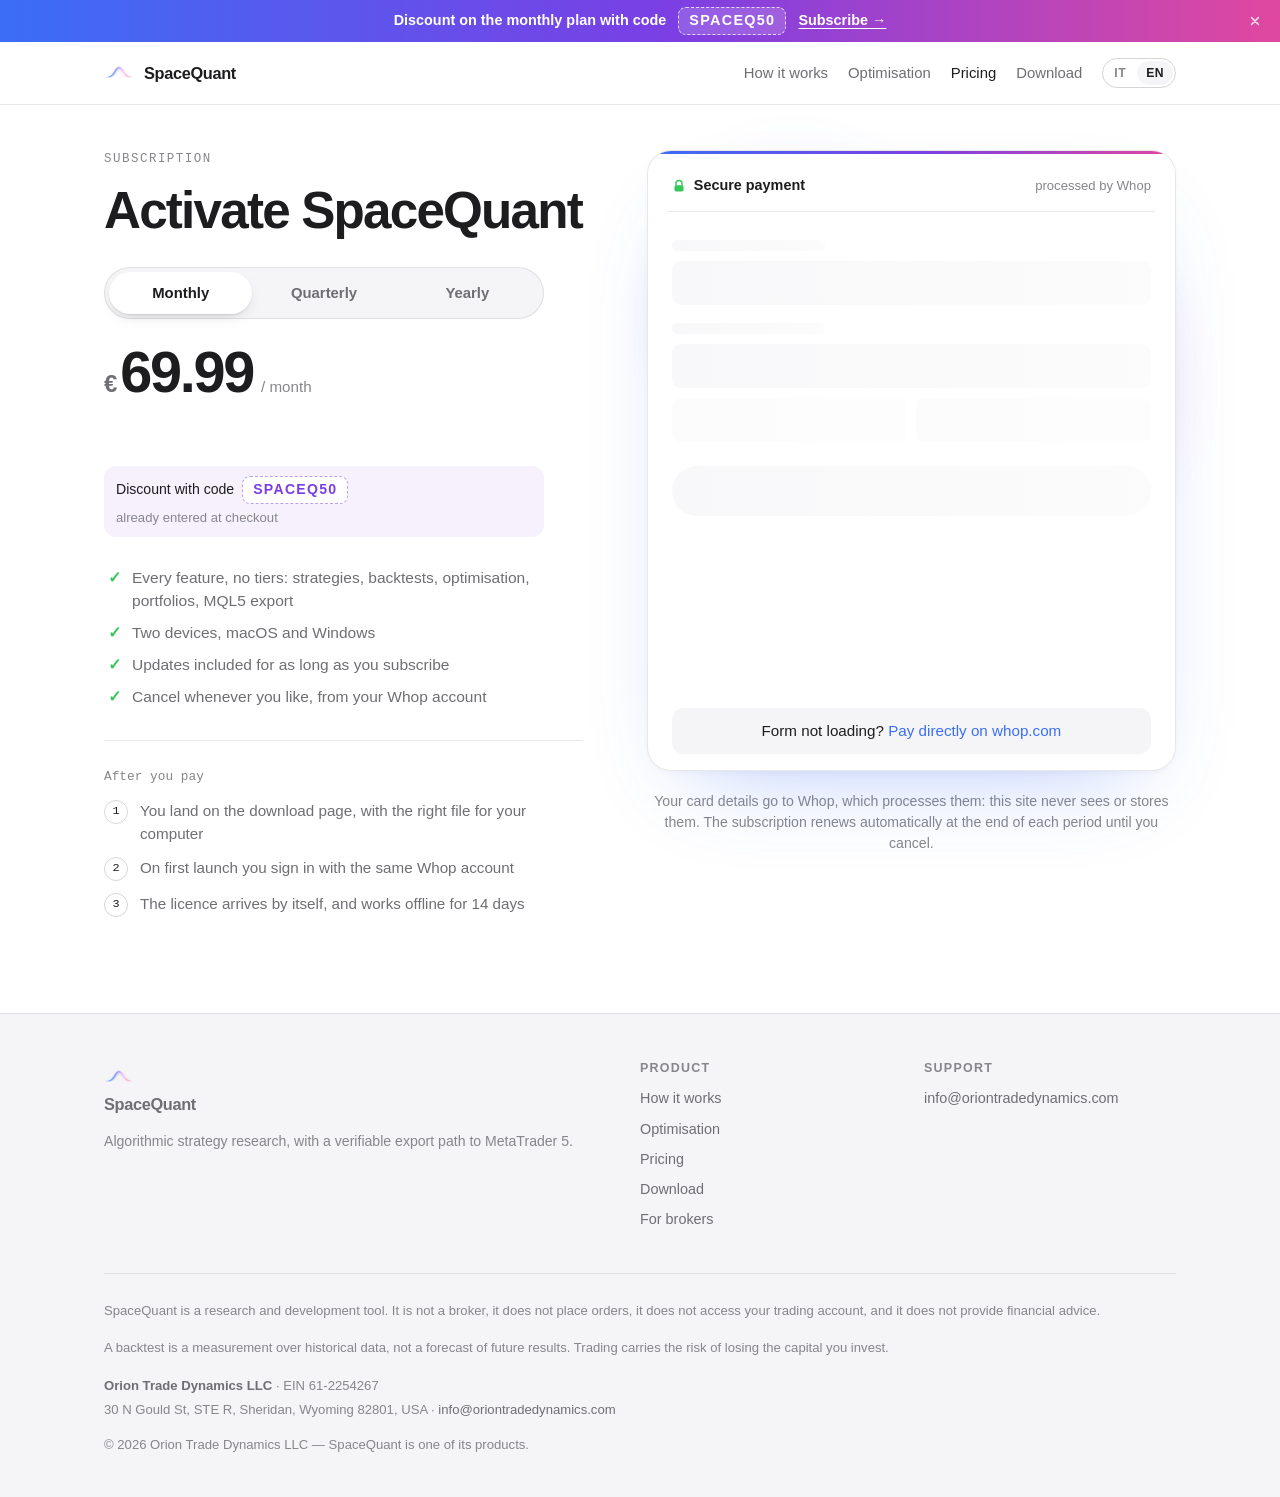
<file: abbonati.html>
<!DOCTYPE html>
<html lang="it">
<head>
<meta charset="utf-8">
<meta name="viewport" content="width=device-width, initial-scale=1">
<title data-i18n="head.ab.t">Attiva l'abbonamento — SpaceQuant</title>
<meta name="description" data-i18n-attr="content:head.ab.d" content="Attiva SpaceQuant: abbonamento mensile, trimestrale o annuale. Il pagamento è elaborato da Whop: il sito non vede né conserva i dati della carta.">
<link rel="icon" href="assets/img/logo-small.png">
<link rel="apple-touch-icon" href="assets/img/apple-touch-icon.png">
<meta name="theme-color" content="#ffffff">

<!-- Vedi la nota estesa in index.html: valori assoluti, riscritti tutti insieme
     da tools/dominio.py. Niente canonical: questa pagina è `noindex` perché è
     un passaggio, non un contenuto.
     Chi la trova da una ricerca arriva a un modulo di pagamento senza aver
     letto niente di ciò che sta comprando. La porta d'ingresso è pricing.html. -->
<meta name="robots" content="noindex, nofollow">
<meta property="og:type" content="website">
<meta property="og:site_name" content="SpaceQuant">
<meta property="og:locale" content="it_IT">
<meta property="og:title" content="Attiva l'abbonamento — SpaceQuant">
<meta property="og:description" content="Attiva SpaceQuant: abbonamento mensile, trimestrale o annuale. Il pagamento è elaborato da Whop.">
<meta property="og:url" content="https://spacequantalgo.com/abbonati.html">
<meta property="og:image" content="https://spacequantalgo.com/assets/img/social-card.jpg">
<meta property="og:image:width" content="1200">
<meta property="og:image:height" content="630">
<meta property="og:image:alt" content="SpaceQuant Algo">
<meta name="twitter:card" content="summary_large_image">

<link rel="stylesheet" href="assets/style.css">
</head>
<body>

<!-- ===================== PROMOZIONE =====================
     Il codice sconto di CONFIG.promo, uguale in ogni pagina. Lo riempie e lo
     nasconde site.js: con `promo: null`, o chiuso dalla croce, non c'è.
     «Abbonati» porta al pagamento del piano scontato, col codice già
     inserito; nella pagina abbonamento apre la finestra invece di cambiare
     pagina. -->
<aside class="promo" id="promo" hidden>
  <div class="promo-in">
    <span class="promo-txt" data-i18n="promo.text">Sconto sul piano mensile con il codice</span>
    <button type="button" class="promo-code" data-copy="" data-i18n-attr="title:promo.copy" title="Copia il codice"><span class="copy-label" data-cfg="promo.code"></span></button>
    <a class="promo-cta" data-paga="mensile" href="abbonati.html?piano=mensile" data-i18n="promo.cta">Abbonati →</a>
  </div>
  <button type="button" class="promo-x" id="promo-x" data-i18n-attr="aria-label:promo.close" aria-label="Chiudi">
    <svg viewBox="0 0 16 16" width="12" height="12" aria-hidden="true"><path d="M3.5 3.5l9 9M12.5 3.5l-9 9" fill="none" stroke="currentColor" stroke-width="2" stroke-linecap="round"/></svg>
  </button>
</aside>

<!-- ===================== HEADER ===================== -->
<header class="site-header">
  <div class="wrap">
    <a class="brand" href="index.html">
      <img src="assets/img/logo-small.png" alt="">
      <span>SpaceQuant</span>
    </a>
    <nav class="nav">
      <a class="hide-sm" href="index.html#come-funziona" data-i18n="nav.how">Come funziona</a>
      <a class="hide-sm" href="index.html#ottimizzazione" data-i18n="nav.opt">Ottimizzazione</a>
      <a href="pricing.html" aria-current="page" data-i18n="nav.pricing">Abbonamento</a>
      <a href="download.html" data-i18n="nav.dl">Download</a>
      <div class="lang" role="group" aria-label="Lingua / Language">
        <button type="button" data-lang="it" aria-pressed="true">IT</button>
        <button type="button" data-lang="en" aria-pressed="false">EN</button>
      </div>
    </nav>
  </div>
</header>

<main>

<!-- =========================================================================
     IL PAGAMENTO, DENTRO IL SITO
     A sinistra tutto ciò che è nostro: il piano, il prezzo, cosa comprende, cosa
     succede dopo. A destra il modulo di Whop, montato da assets/checkout.js in
     un riquadro con i nostri colori. La stessa cosa si apre come finestra
     sopra pricing.html: questa pagina è l'indirizzo dei link diretti e il
     posto dove Whop riporta dopo 3-D Secure o PayPal. Whop resta SOLO l'ultimo passaggio — la
     carta — ed è l'unica cosa che non può stare da noi: è lì che serve un
     processore di pagamento, non un sito statico.

     Lo script di Whop si carica SOLO a configurazione completa: è l'unica
     richiesta a un servizio esterno di tutto il sito.
     ========================================================================= -->
<section class="ab">
  <div class="wrap ab-grid">

    <!-- --- Il riepilogo ---------------------------------------------------- -->
    <aside class="ab-sum">
      <p class="eyebrow" data-i18n="ab.eyebrow">Abbonamento</p>
      <h1 data-i18n="ab.title">Attiva SpaceQuant</h1>

      <!-- La scelta del piano. Sono pulsanti radio, non link: cambiare piano
           rimonta il modulo di pagamento sul posto, senza ricaricare la
           pagina. L'indirizzo segue la scelta (?piano=…). -->
      <div class="ab-switch" role="radiogroup" data-i18n-attr="aria-label:ab.switch" aria-label="Scegli il piano">
        <button type="button" role="radio" class="ab-opt" data-piano="mensile" aria-checked="false"><span data-i18n="pr.m.name">Mensile</span></button>
        <button type="button" role="radio" class="ab-opt" data-piano="trimestrale" aria-checked="false"><span data-i18n="pr.q.name">Trimestrale</span></button>
        <button type="button" role="radio" class="ab-opt" data-piano="annuale" aria-checked="true"><span data-i18n="pr.y.name">Annuale</span></button>
        <span class="ab-switch-thumb" aria-hidden="true"></span>
      </div>

      <div class="ab-price">
        <span class="plan-cur" data-cfg="pricing.currency">€</span><span
              class="plan-amount" id="ab-amount">—</span>
        <span class="plan-per" id="ab-per" data-i18n="pr.y.per">/ anno</span>
      </div>
      <p class="ab-calc" id="ab-calc"></p>
      <!-- La promozione, solo quando è scelto il piano a cui vale
           (abbonati.js). -->
      <div class="plan-promo" id="ab-promo" hidden>
        <span data-i18n="pr.promo">Sconto con il codice</span>
        <button type="button" class="promo-code" data-copy="" data-i18n-attr="title:promo.copy" title="Copia il codice"><span class="copy-label" data-cfg="promo.code"></span></button>
        <span class="plan-promo-note" data-i18n="pr.promo.auto">già inserito nel pagamento</span>
      </div>

      <ul class="list list-check ab-inc">
        <li data-i18n="ab.inc1">Tutte le funzioni, nessun livello: strategie, backtest, ottimizzazione, portafogli, export in MQL5</li>
        <li data-i18n="ab.inc2">Due dispositivi, macOS e Windows</li>
        <li data-i18n="ab.inc3">Aggiornamenti inclusi per tutta la durata</li>
        <li data-i18n="ab.inc4">Si disdice quando vuoi, dal tuo account Whop</li>
      </ul>

      <!-- Cosa succede dopo: la domanda che si fa chi sta per pagare, e la
           risposta che toglie il dubbio «e poi?». -->
      <div class="ab-next">
        <p class="mono-label" data-i18n="ab.next">Dopo il pagamento</p>
        <ol class="ab-next-list">
          <li><span class="ab-next-n">1</span><span data-i18n="ab.next1">Arrivi alla pagina di download, con il file giusto per il tuo computer</span></li>
          <li><span class="ab-next-n">2</span><span data-i18n="ab.next2">Al primo avvio accedi con lo stesso account Whop</span></li>
          <li><span class="ab-next-n">3</span><span data-i18n="ab.next3">La licenza arriva da sola, e funziona anche offline per 14 giorni</span></li>
        </ol>
      </div>
    </aside>

    <!-- --- Il pagamento ----------------------------------------------------- -->
    <div class="ab-pay">

      <!-- Esito di un pagamento che è passato da una pagina esterna (3-D Secure,
           PayPal…) ed è tornato qui. Il successo NON si mostra qui: si va dritti
           al download. Qui si vede solo ciò che non è andato. -->
      <div class="note note-warn ab-fail" id="ab-fail" hidden>
        <div class="note-title" data-i18n="ab.fail.t">Il pagamento non è andato a buon fine</div>
        <p data-i18n="ab.fail.b">Il pagamento non è stato completato. Puoi riprovare qui sotto, anche con un altro metodo.</p>
      </div>

      <div class="ab-card" id="ab-card">
        <div class="ab-card-head">
          <span class="ab-lock" aria-hidden="true">
            <svg viewBox="0 0 16 16" width="14" height="14"><path d="M4.5 7V5.2a3.5 3.5 0 0 1 7 0V7" fill="none" stroke="currentColor" stroke-width="1.6" stroke-linecap="round"/><rect x="2.8" y="7" width="10.4" height="7.2" rx="2" fill="currentColor"/></svg>
          </span>
          <span class="ab-card-title" data-i18n="ab.secure">Pagamento sicuro</span>
          <span class="ab-card-by" data-i18n="ab.by">elaborato da Whop</span>
        </div>

        <!-- Qui Whop monta il suo riquadro. Lo scheletro sotto tiene il posto
             finché il modulo non arriva: un rettangolo vuoto per due secondi
             sembra una pagina rotta, uno scheletro sembra una pagina che carica. -->
        <div class="ab-frame" id="ab-frame">
          <div class="ab-skel" id="ab-skel" aria-hidden="true">
            <span class="sk sk-l"></span><span class="sk sk-f"></span>
            <span class="sk sk-l"></span><span class="sk sk-f"></span>
            <span class="sk sk-row"><span class="sk sk-f"></span><span class="sk sk-f"></span></span>
            <span class="sk sk-btn"></span>
          </div>
          <div id="ab-mount"></div>
        </div>

        <p class="ab-direct text-small t3" id="ab-direct-row">
          <span data-i18n="ab.direct">Il modulo non si carica?</span>
          <a id="ab-direct" href="#" rel="noopener" data-i18n="ab.direct.cta">Paga direttamente su whop.com</a>
        </p>
      </div>

      <p class="ab-legal text-small t3" id="ab-legal" data-i18n="ab.legal">
        I dati della carta li riceve ed elabora Whop: questo sito non li vede e
        non li conserva. Il rinnovo è automatico alla fine di ogni periodo, finché
        non disdici.
      </p>

      <!-- Avviso visibile solo finché la configurazione non è completa -->
      <div class="note note-warn hidden" id="ab-todo">
        <div class="note-title">⚠️ Configurazione incompleta</div>
        <p id="ab-todo-body"></p>
      </div>
    </div>

  </div>
</section>

</main>

<!-- ===================== FOOTER ===================== -->
<footer class="site-footer">
  <div class="wrap">
    <div class="footer-grid">
      <div>
        <a class="brand" href="index.html" style="margin-bottom:14px">
          <img src="assets/img/logo-small.png" alt="">
          <span>SpaceQuant</span>
        </a>
        <p class="text-small t3" data-i18n="ft.tag">
          Ricerca su strategie algoritmiche, con export verificabile verso
          MetaTrader 5.
        </p>
      </div>
      <div>
        <h4 data-i18n="ft.product">Prodotto</h4>
        <a href="index.html#come-funziona" data-i18n="nav.how">Come funziona</a>
        <a href="index.html#ottimizzazione" data-i18n="nav.opt">Ottimizzazione</a>
        <a href="pricing.html" data-i18n="nav.pricing">Abbonamento</a>
        <a href="download.html" data-i18n="nav.dl">Download</a>
        <a href="broker.html" data-i18n="nav.broker">Per i broker</a>
      </div>
      <div>
        <h4 data-i18n="ft.support">Assistenza</h4>
        <a data-cfg-href="supportEmail" href="#"><span data-cfg="supportEmail">da definire</span></a>
      </div>
    </div>
    <div class="disclaimer">
      <p data-i18n="ft.d1">
        SpaceQuant è uno strumento di ricerca e di sviluppo. Non è un broker, non
        esegue ordini, non accede al tuo conto di trading e non fornisce
        consulenza finanziaria.
      </p>
      <p data-i18n="ft.d2">
        Un backtest è una misura su dati storici e non è una previsione dei
        risultati futuri. Fare trading comporta il rischio di perdere il capitale
        investito.
      </p>
      <!-- ⚠️ Identità dell'azienda: NON passa dal dizionario. Ragione sociale,
           indirizzo e codice fiscale non si traducono — tradurli sarebbe un
           errore, non una cortesia. L'email invece viene da assets/config.js,
           come ovunque nel sito: una sola sorgente. -->
      <p class="azienda">
        <strong>Orion Trade Dynamics LLC</strong> · EIN 61-2254267<br>
        30 N Gould St, STE R, Sheridan, Wyoming 82801, USA ·
        <a data-cfg-href="supportEmail" href="#"><span data-cfg="supportEmail">info@oriontradedynamics.com</span></a>
      </p>
      <p class="t3" data-i18n="ft.copy">© 2026 Orion Trade Dynamics LLC — SpaceQuant è un suo prodotto.</p>
    </div>
  </div>
</footer>

<script src="assets/config.js"></script>
<script src="assets/i18n.js"></script>
<script src="assets/site.js"></script>
<script src="assets/checkout.js"></script>
<script src="assets/abbonati.js"></script>
</body>
</html>
</file>
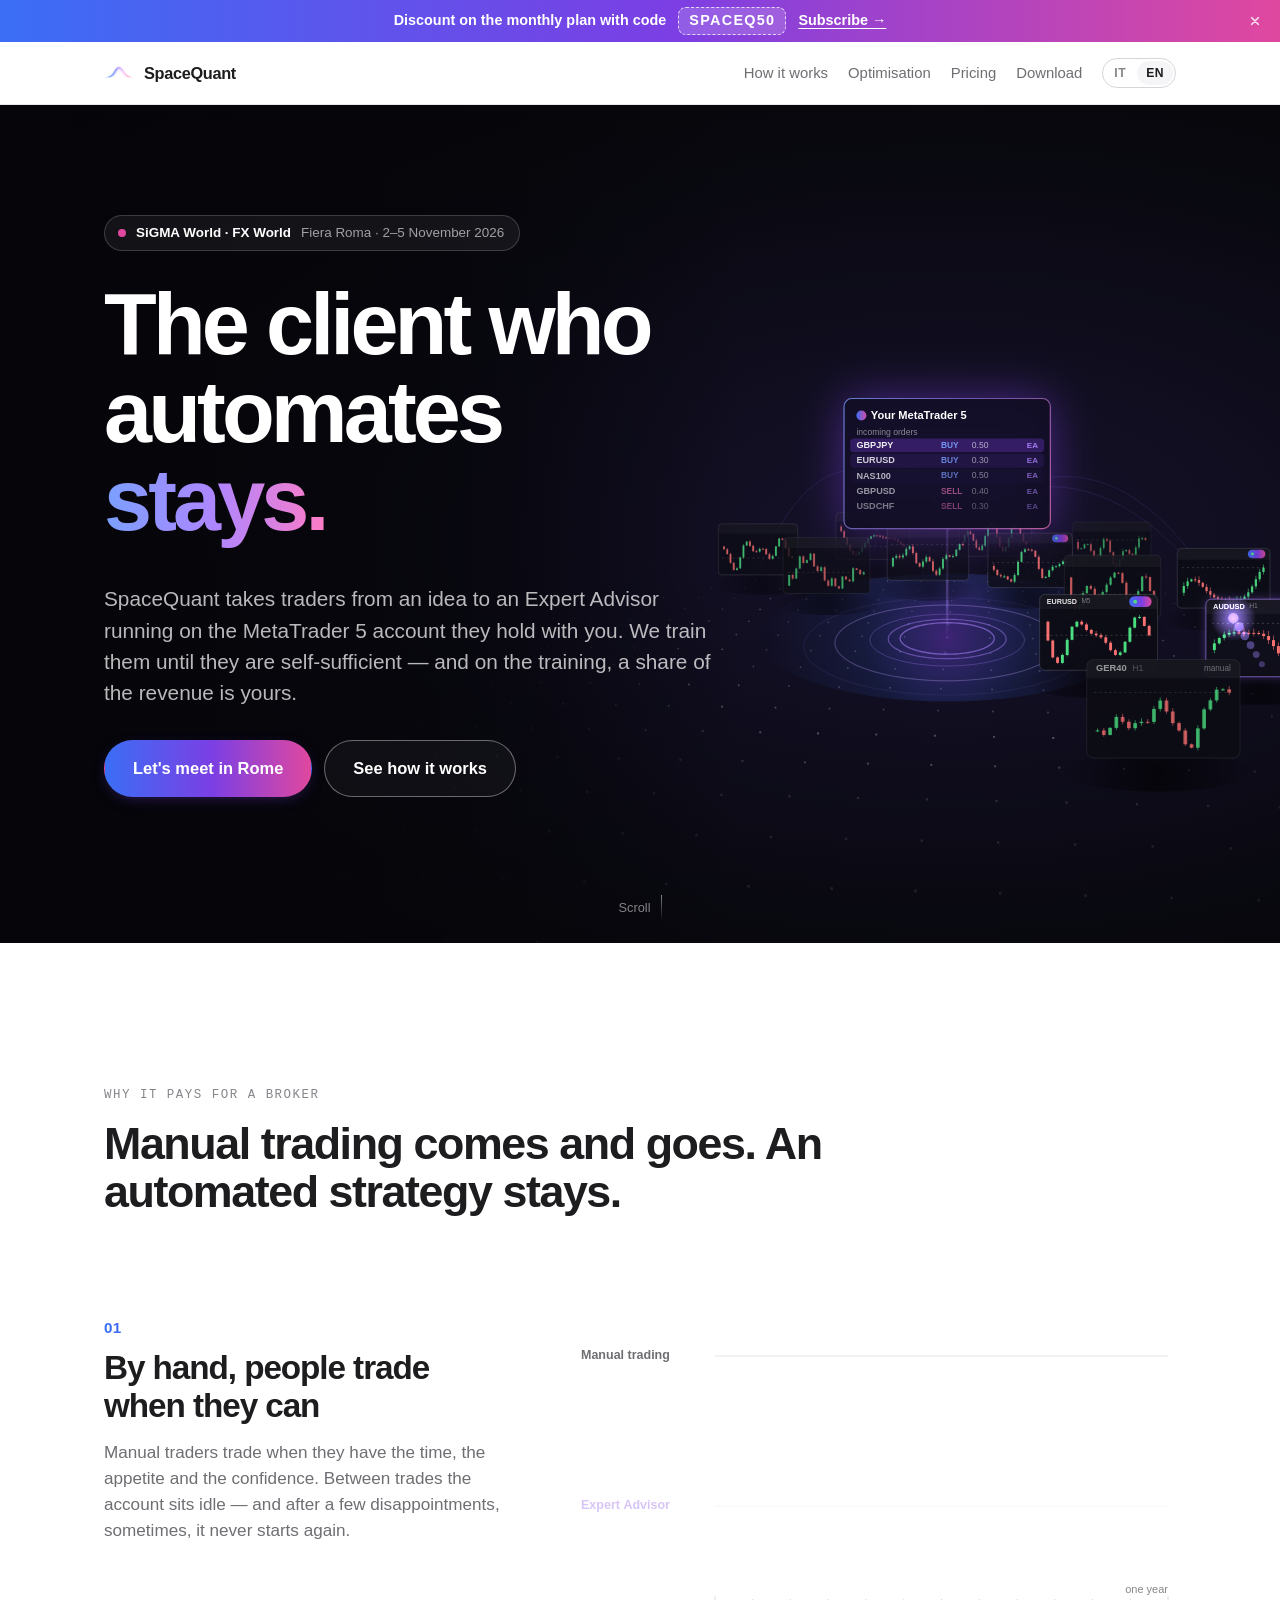
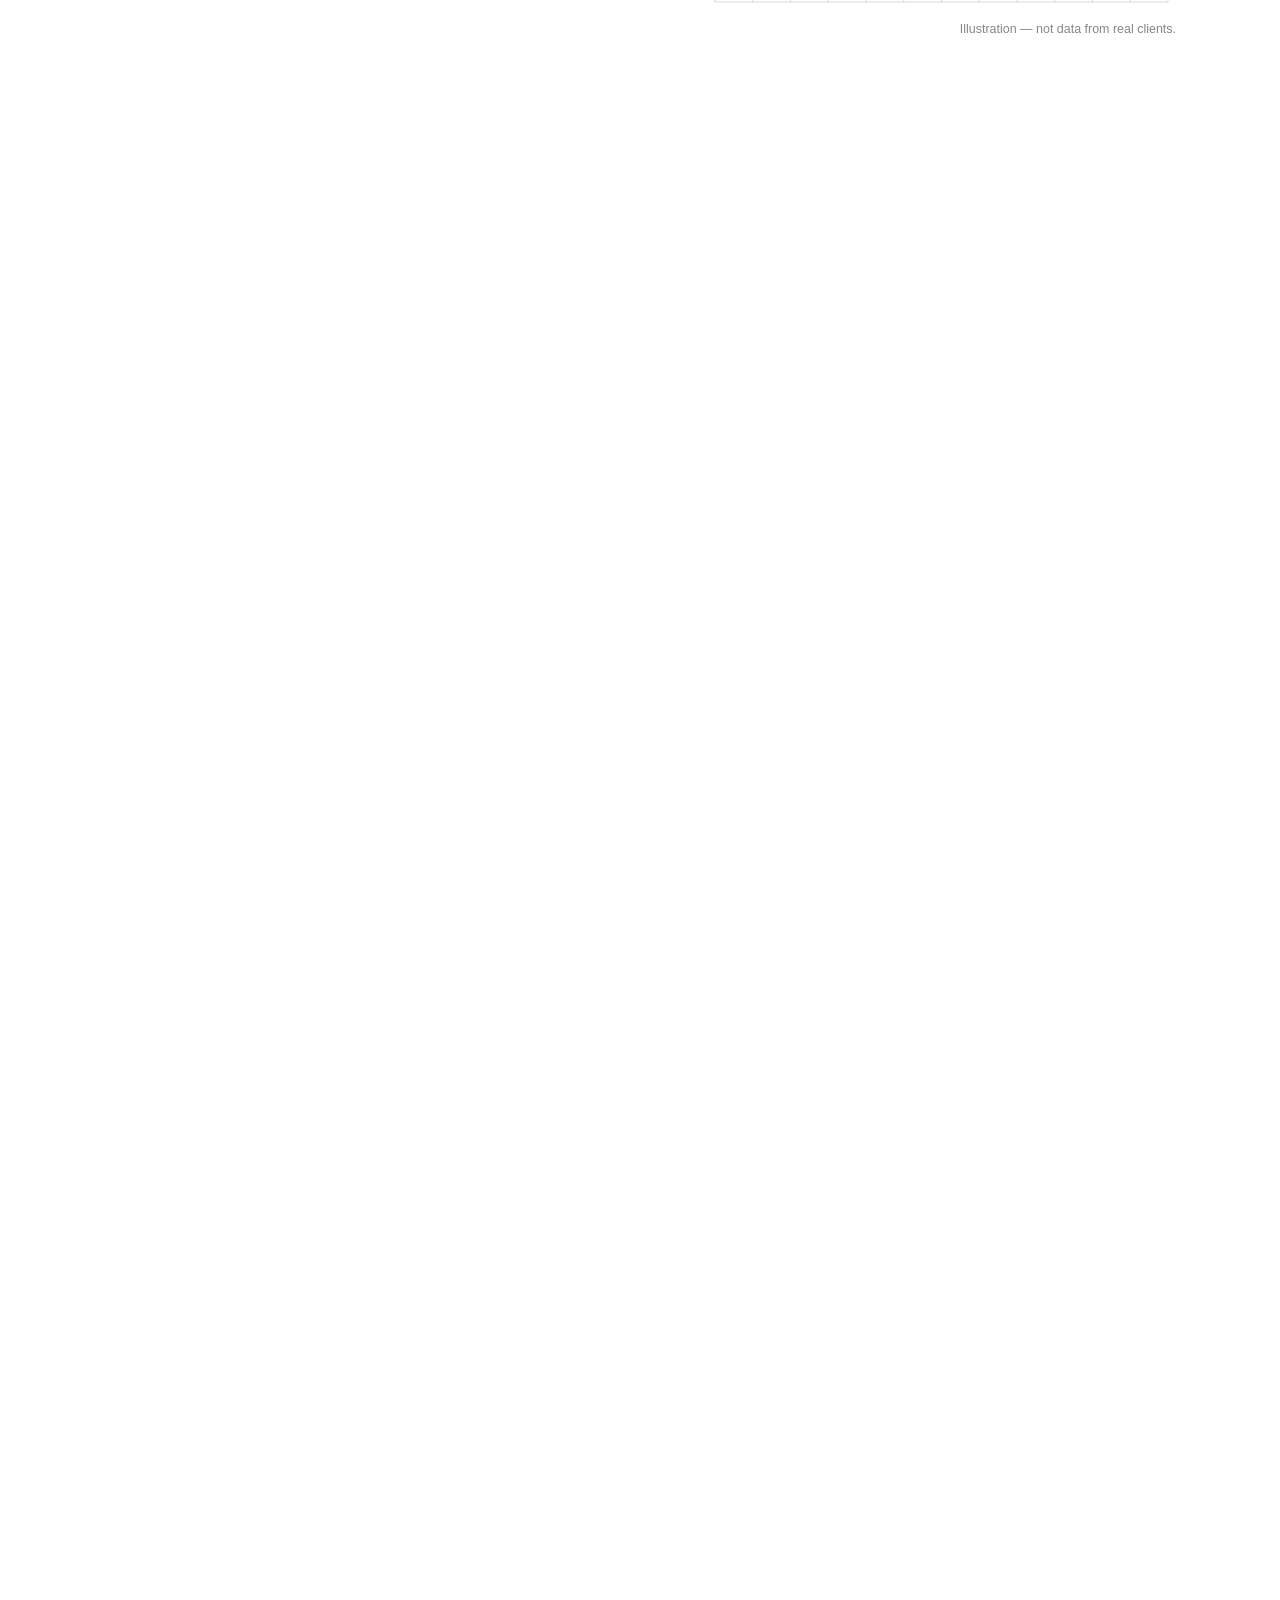
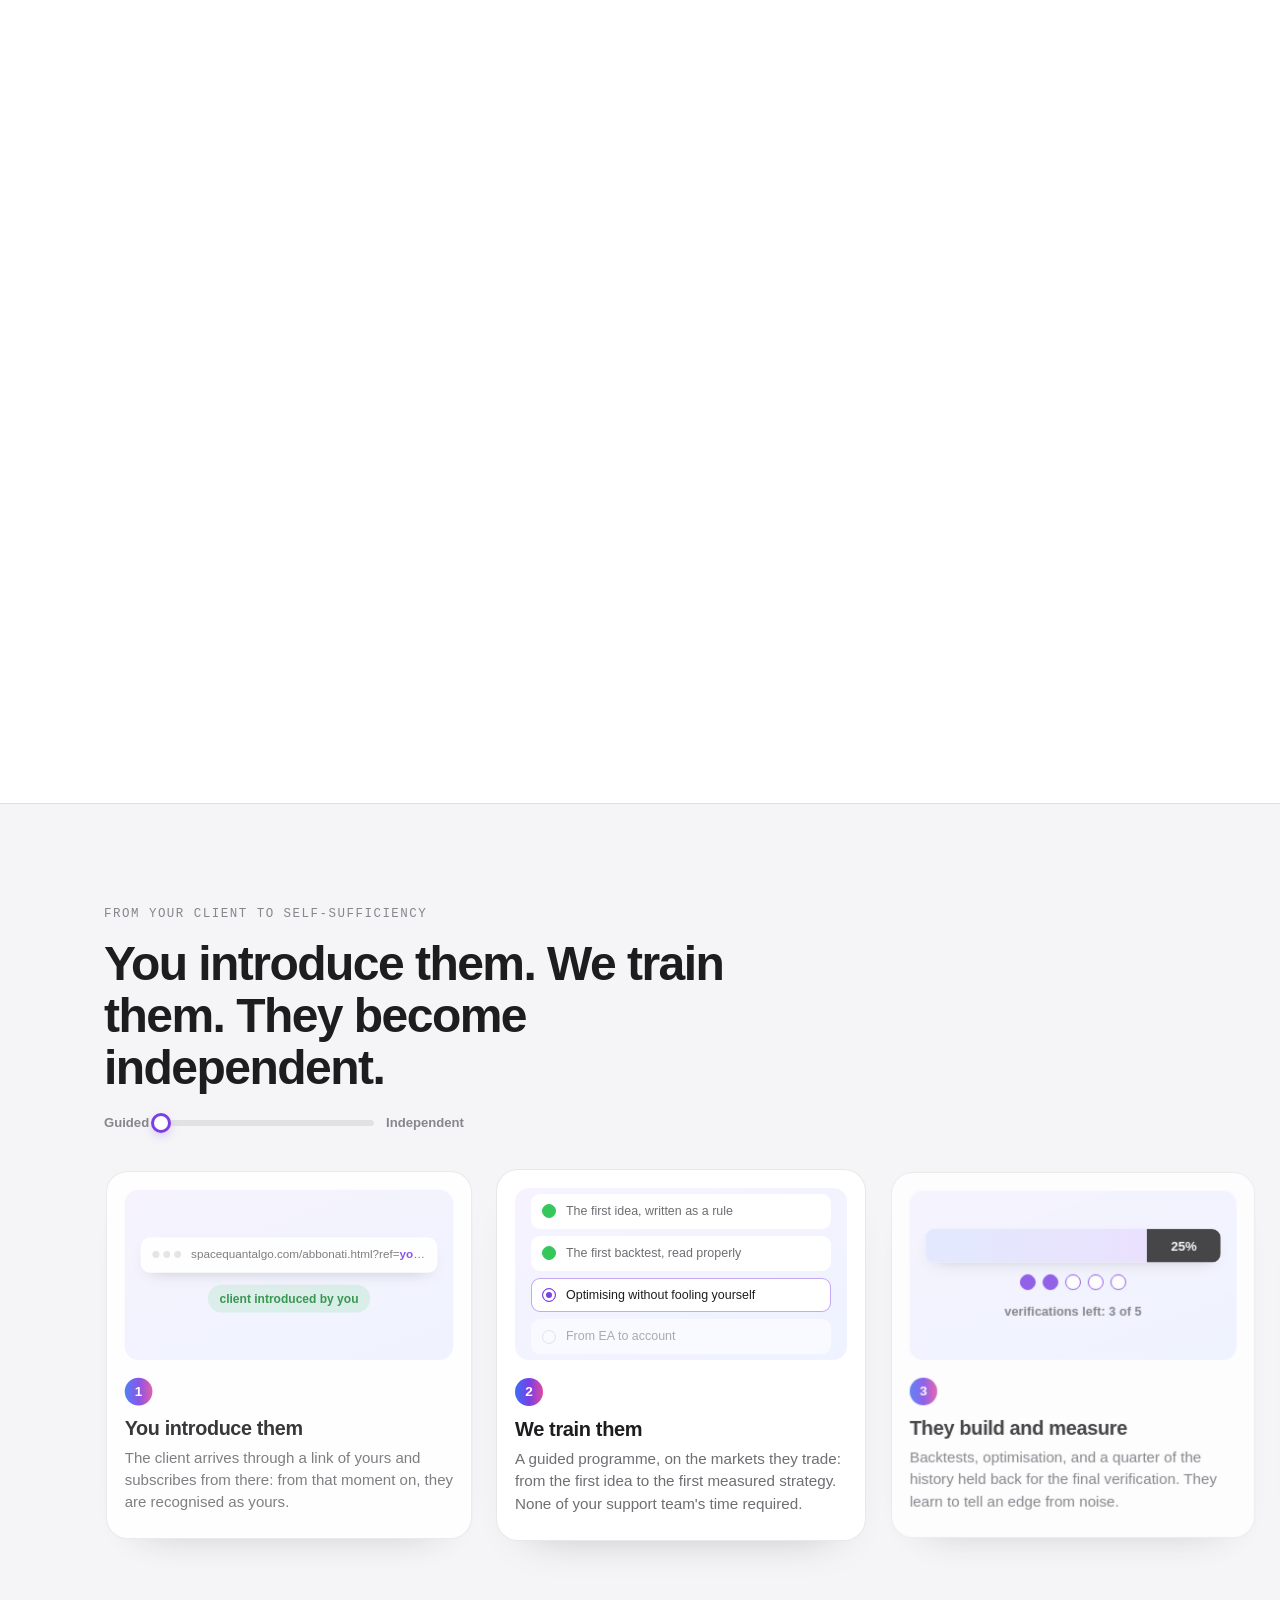
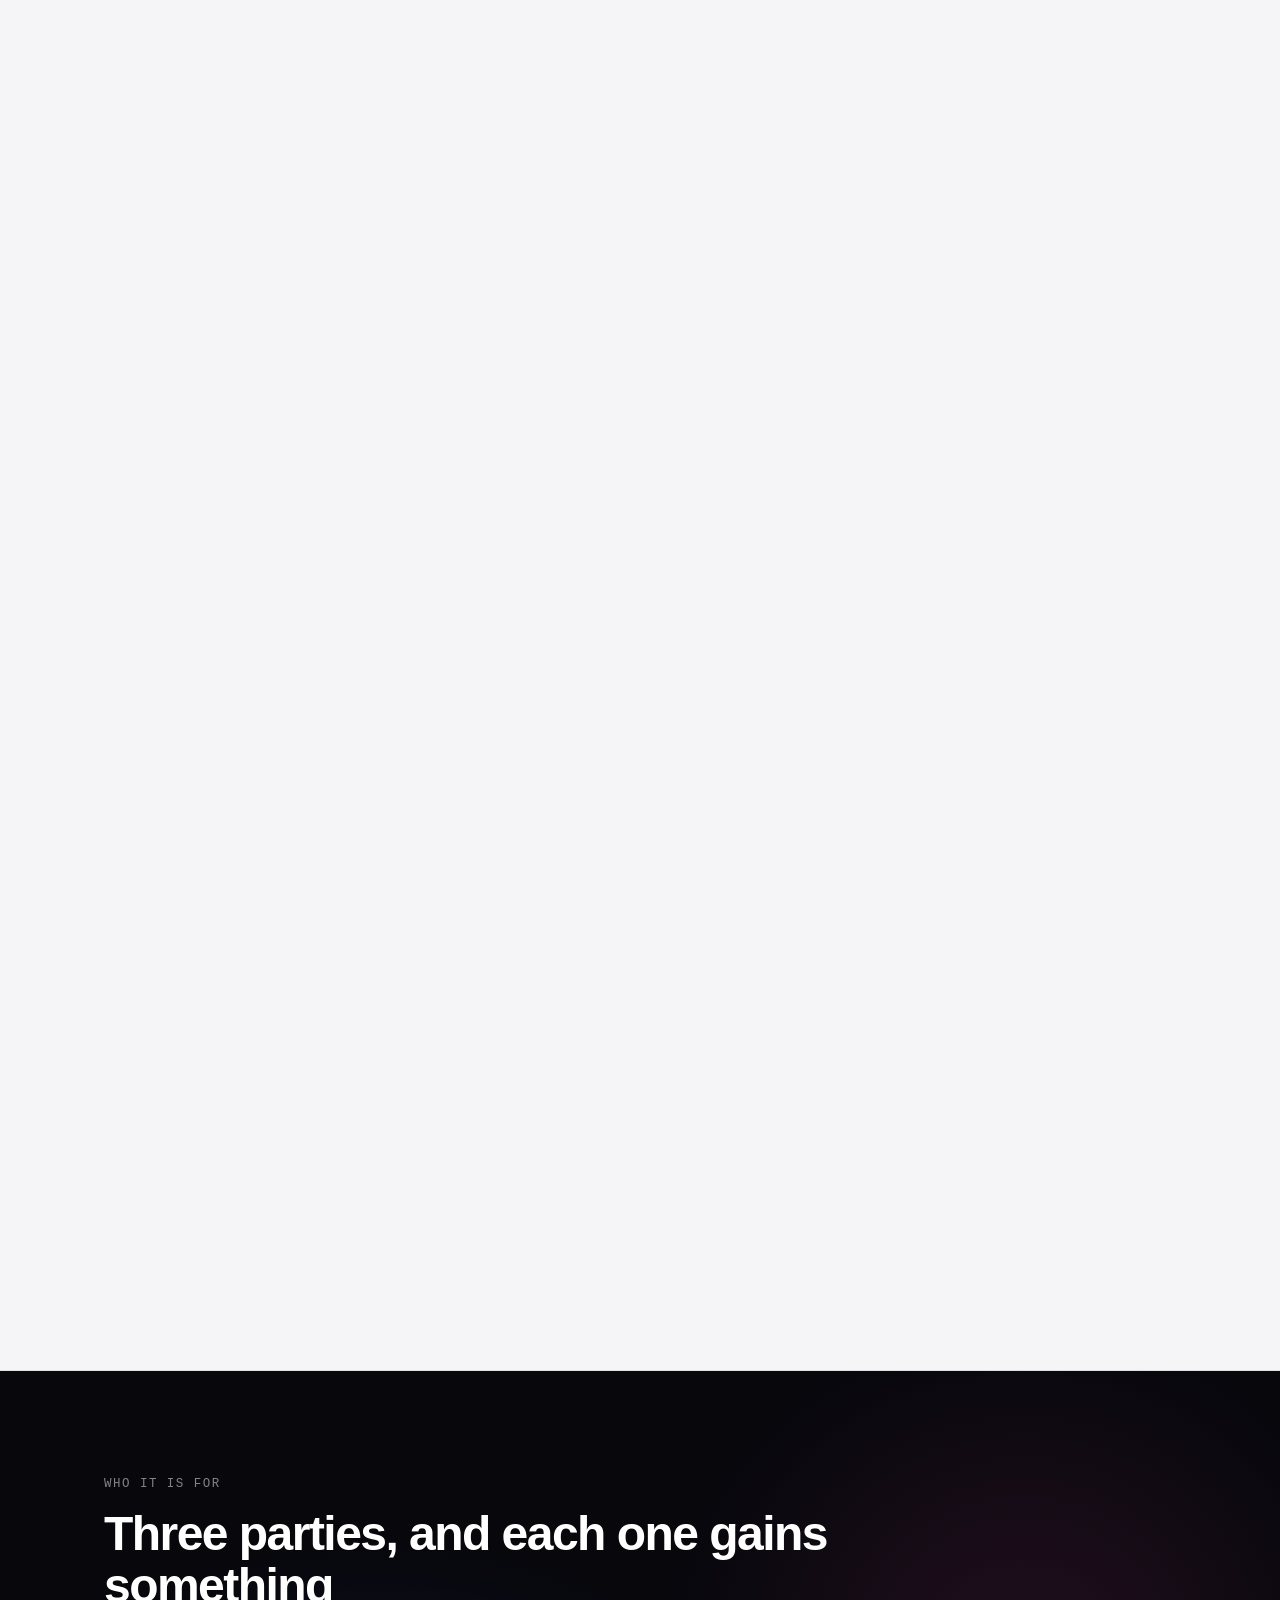
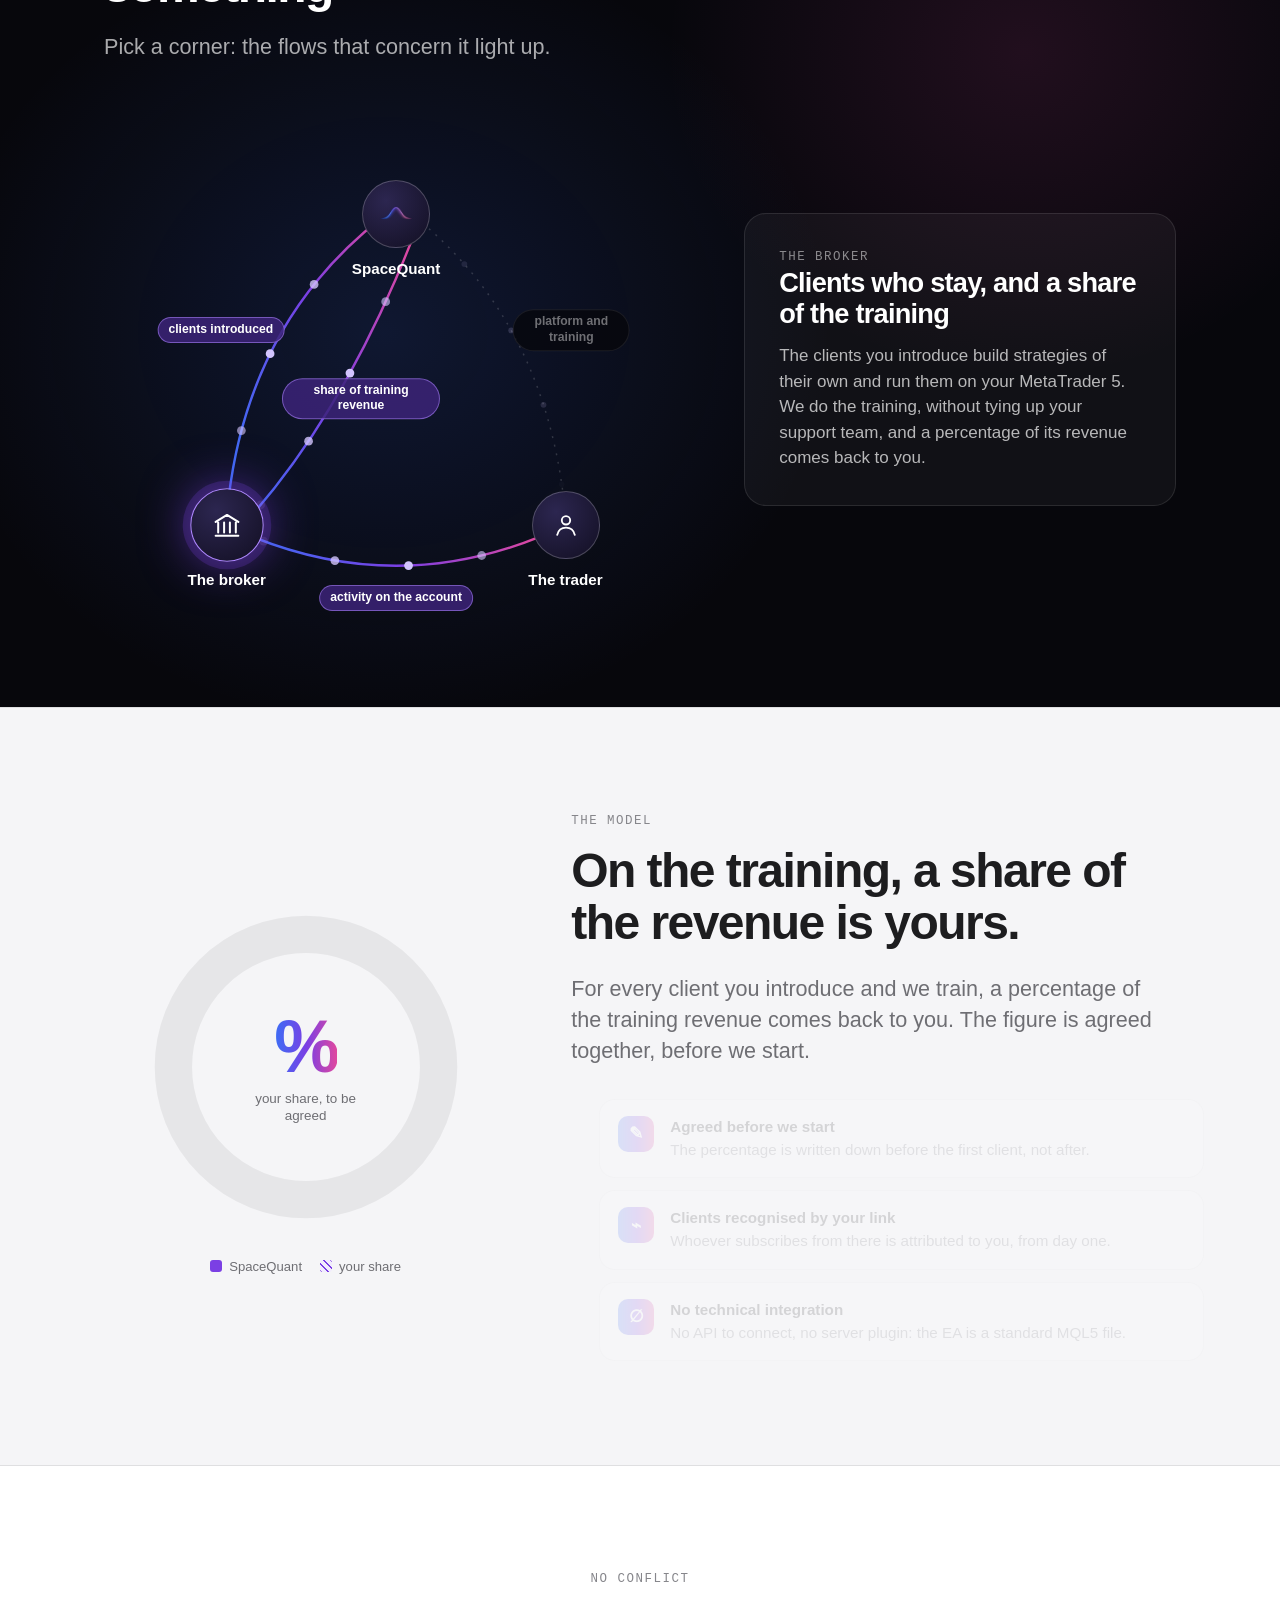
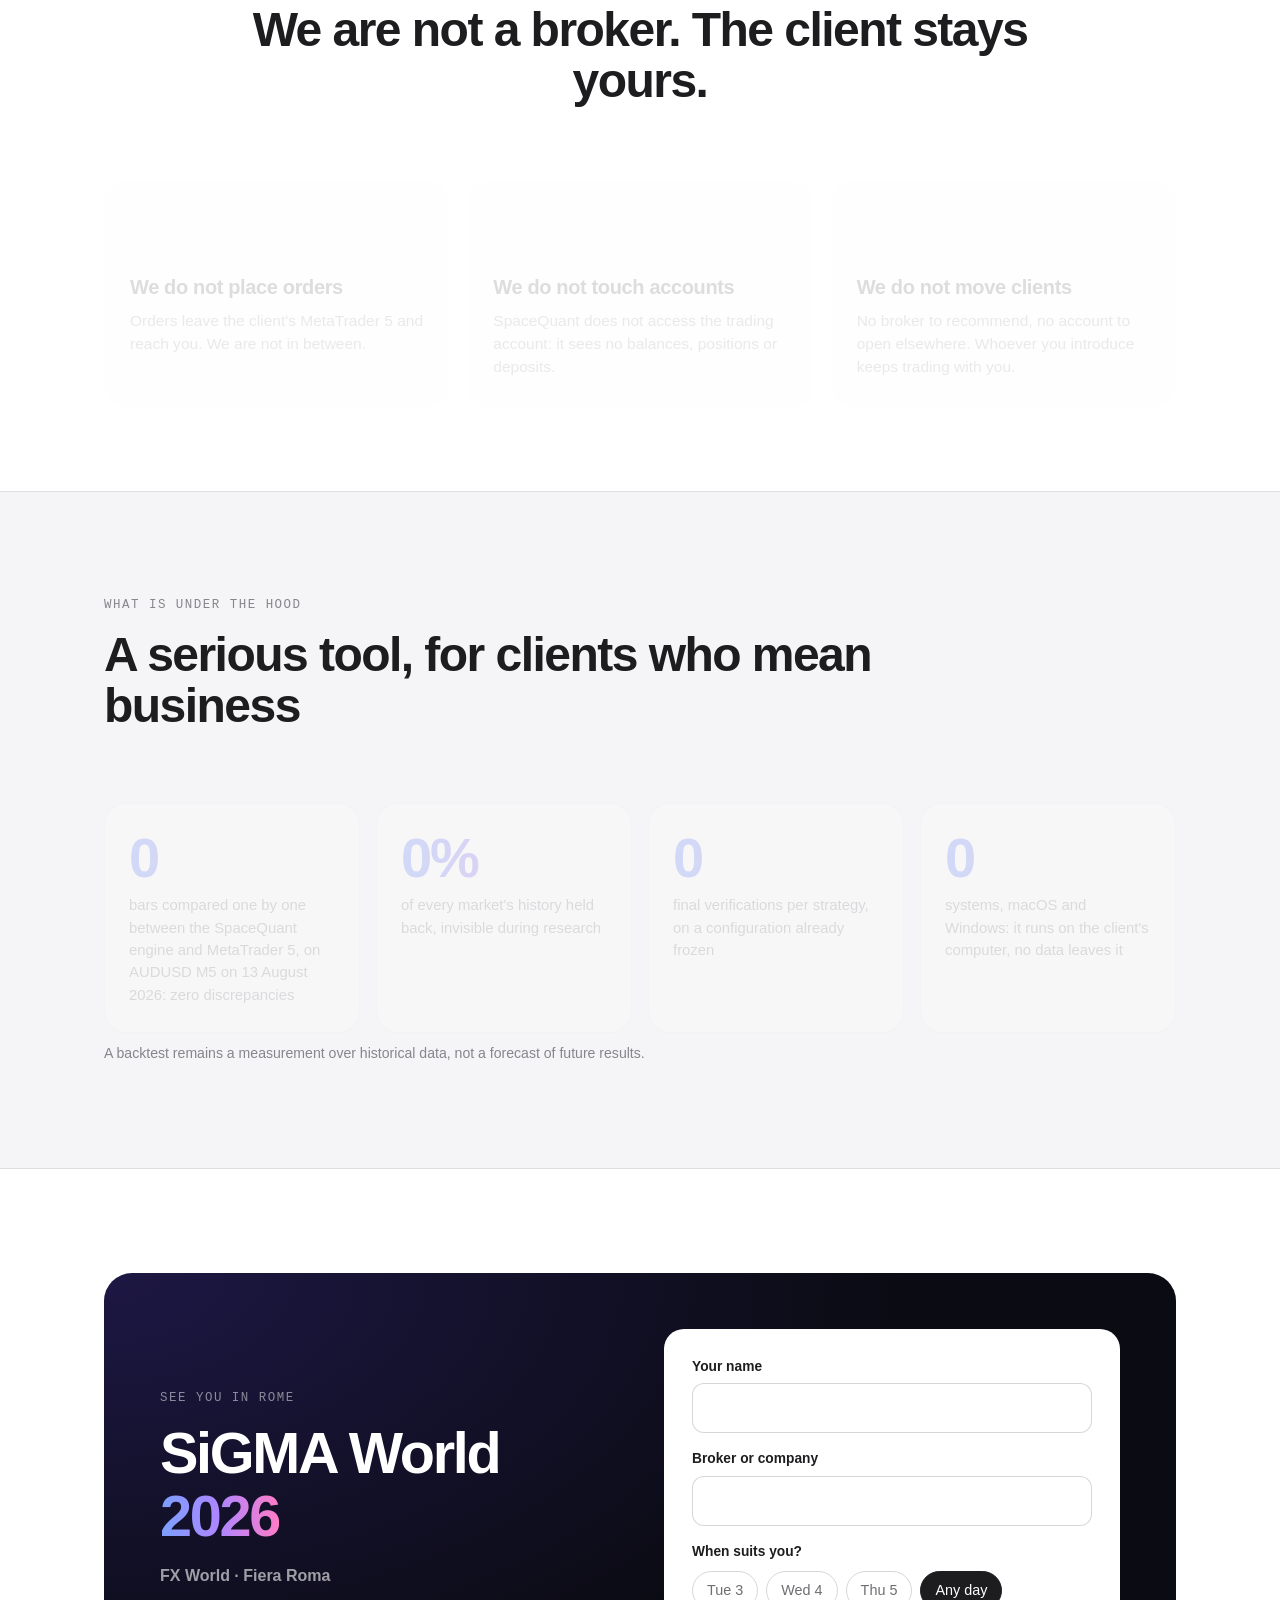
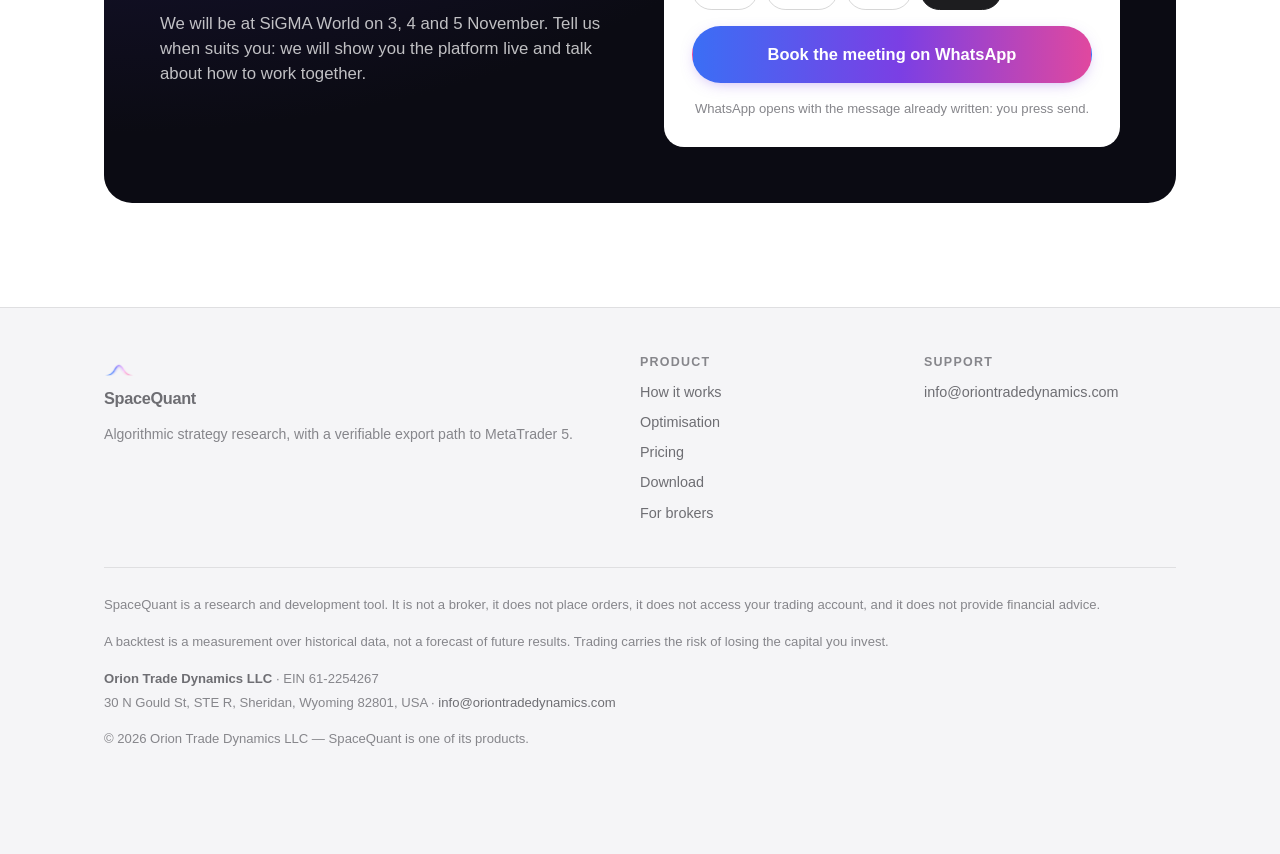
<file: broker.html>
<!DOCTYPE html>
<html lang="it">
<head>
<meta charset="utf-8">
<meta name="viewport" content="width=device-width, initial-scale=1">
<title data-i18n="head.bk.t">SpaceQuant per i broker — SiGMA World, Roma</title>
<meta name="description" data-i18n-attr="content:head.bk.d" content="I clienti che costruiscono strategie automatiche le fanno girare sul conto MetaTrader 5 aperto presso di te. Li formiamo noi, e sulla formazione una quota dei ricavi è tua.">
<link rel="icon" href="assets/img/logo-small.png">
<link rel="apple-touch-icon" href="assets/img/apple-touch-icon.png">
<meta name="theme-color" content="#ffffff">

<!-- Vedi la nota estesa in index.html: valori assoluti, in italiano, riscritti
     tutti insieme da tools/dominio.py. -->
<link rel="canonical" href="https://spacequantalgo.com/broker.html">
<meta property="og:type" content="website">
<meta property="og:site_name" content="SpaceQuant">
<meta property="og:locale" content="it_IT">
<meta property="og:locale:alternate" content="en_GB">
<meta property="og:title" content="SpaceQuant per i broker — SiGMA World, Roma">
<meta property="og:description" content="I clienti che costruiscono strategie automatiche le fanno girare sul conto MetaTrader 5 aperto presso di te. Li formiamo noi, e sulla formazione una quota dei ricavi è tua.">
<meta property="og:url" content="https://spacequantalgo.com/broker.html">
<meta property="og:image" content="https://spacequantalgo.com/assets/img/social-card.jpg">
<meta property="og:image:width" content="1200">
<meta property="og:image:height" content="630">
<meta property="og:image:alt" content="SpaceQuant Algo">
<meta name="twitter:card" content="summary_large_image">

<link rel="stylesheet" href="assets/style.css">
</head>
<body class="bk-page">

<!-- ===================== PROMOZIONE =====================
     Il codice sconto di CONFIG.promo, uguale in ogni pagina. Lo riempie e lo
     nasconde site.js: con `promo: null`, o chiuso dalla croce, non c'è.
     «Abbonati» porta al pagamento del piano scontato, col codice già
     inserito; nella pagina abbonamento apre la finestra invece di cambiare
     pagina. -->
<aside class="promo" id="promo" hidden>
  <div class="promo-in">
    <span class="promo-txt" data-i18n="promo.text">Sconto sul piano mensile con il codice</span>
    <button type="button" class="promo-code" data-copy="" data-i18n-attr="title:promo.copy" title="Copia il codice"><span class="copy-label" data-cfg="promo.code"></span></button>
    <a class="promo-cta" data-paga="mensile" href="abbonati.html?piano=mensile" data-i18n="promo.cta">Abbonati →</a>
  </div>
  <button type="button" class="promo-x" id="promo-x" data-i18n-attr="aria-label:promo.close" aria-label="Chiudi">
    <svg viewBox="0 0 16 16" width="12" height="12" aria-hidden="true"><path d="M3.5 3.5l9 9M12.5 3.5l-9 9" fill="none" stroke="currentColor" stroke-width="2" stroke-linecap="round"/></svg>
  </button>
</aside>

<!-- ===================== HEADER ===================== -->
<header class="site-header">
  <div class="wrap">
    <a class="brand" href="index.html">
      <img src="assets/img/logo-small.png" alt="">
      <span>SpaceQuant</span>
    </a>
    <nav class="nav">
      <a class="hide-sm" href="index.html#come-funziona" data-i18n="nav.how">Come funziona</a>
      <a class="hide-sm" href="index.html#ottimizzazione" data-i18n="nav.opt">Ottimizzazione</a>
      <a href="pricing.html" data-i18n="nav.pricing">Abbonamento</a>
      <a href="download.html" data-i18n="nav.dl">Download</a>
      <div class="lang" role="group" aria-label="Lingua / Language">
        <button type="button" data-lang="it" aria-pressed="true">IT</button>
        <button type="button" data-lang="en" aria-pressed="false">EN</button>
      </div>
    </nav>
  </div>
</header>

<!-- =========================================================================
     LA PAGINA PER I BROKER
     Scritta per chi la apre al SiGMA World — un broker, un introducing broker,
     un responsabile commerciale — e non per un trader: dice perché conviene
     consigliarci, come funziona la collaborazione e come ci si incontra.

     Le scene seguono la stessa regola del resto del sito: ciò che dipende dallo
     scorrimento è FUNZIONE PURA della posizione, quindi risalendo torna
     indietro. Quelle che si muovono da sole (la rete in apertura, i flussi del
     triangolo, il terminale) sono funzioni del tempo, senza stato che si
     accumula, e si fermano quando escono di vista. Tutto in assets/broker.js.

     Senza JavaScript, o con animazioni ridotte, la pagina è un testo che si
     legge dall'alto in basso: niente sezioni bloccate, niente scorrimento in
     orizzontale, ogni elemento già al suo posto.

     ⚠️ Nessun numero di questa pagina è un risultato di trading. Le due scene
     con operazioni disegnate sono ILLUSTRAZIONI, e lo dicono.
     ========================================================================= -->
<main class="bk">

<!-- ===================== 1. APERTURA ===================== -->
<section class="bk-hero" id="bk-hero">
  <canvas class="bk-net" id="bk-net" aria-hidden="true"></canvas>
  <span class="bk-net-words" hidden>
    <i data-i18n="bk.net.you">Il tuo MetaTrader 5</i>
    <i data-i18n="bk.net.feed">ordini in arrivo</i>
    <i data-i18n="bk.net.manual">a mano</i>
  </span>

  <div class="wrap bk-hero-in">
    <a class="bk-event" href="#incontro">
      <span class="bk-live" aria-hidden="true"></span>
      <span class="bk-event-name">SiGMA World · FX World</span>
      <span class="bk-event-when" data-i18n="bk.event.when">Fiera Roma · 2–5 novembre 2026</span>
    </a>

    <h1 class="bk-h1" data-i18n-html="bk.hero.h1">Il cliente che automatizza<br><span class="bk-grad">resta.</span></h1>

    <p class="bk-hero-lead" data-i18n="bk.hero.lead">
      SpaceQuant porta i trader dall'idea a un Expert Advisor che opera sul conto
      MetaTrader&nbsp;5 aperto presso di te. Noi li formiamo finché non sono
      autonomi — e sulla formazione, una parte dei ricavi è tua.
    </p>

    <div class="btn-row bk-hero-cta">
      <a class="btn btn-primary btn-lg" href="#incontro" data-i18n="bk.hero.cta1">Incontriamoci a Roma</a>
      <a class="btn btn-ghost btn-lg" href="#perche" data-i18n="bk.hero.cta2">Scopri il modello</a>
    </div>
  </div>

  <p class="bk-hint" aria-hidden="true"><span data-i18n="home.cine.hint">Scorri</span><span class="cine-hint-arrow"></span></p>
</section>

<!-- ===================== 2. PERCHÉ: LE DUE CORSIE =====================
     Racconto a tappe con la figura ferma accanto. La figura è una sola e
     cambia con lo scorrimento; i tre testi si alternano davanti a lei. -->
<section class="bk-why" id="perche">
  <div class="bk-story" id="bk-story">
    <div class="bk-story-stage">
      <!-- Il titolo sta DENTRO la scena bloccata: fuori, la scena restava sola
           al centro di uno schermo vuoto per metà, e il titolo scorreva via
           prima che la figura avesse detto qualcosa. -->
      <div class="wrap">
        <header class="sec-head bk-head bk-why-head">
          <p class="eyebrow" data-i18n="bk.why.eyebrow">Perché conviene a un broker</p>
          <h2 data-i18n="bk.why.title">Il trading a mano va e viene. Una strategia automatica resta.</h2>
        </header>
      </div>
      <div class="wrap bk-story-grid">

        <div class="bk-beats">
          <article class="bk-beat" data-beat="0">
            <span class="bk-beat-n">01</span>
            <h3 data-i18n="bk.why.b1.t">A mano, si opera quando si può</h3>
            <p data-i18n="bk.why.b1.b">Chi fa trading a mano opera quando ha tempo, voglia e fiducia. Fra un'operazione e l'altra il conto resta fermo — e dopo qualche delusione, a volte, non riparte più.</p>
          </article>
          <article class="bk-beat" data-beat="1">
            <span class="bk-beat-n">02</span>
            <h3 data-i18n="bk.why.b2.t">Un Expert Advisor non aspetta l'ispirazione</h3>
            <p data-i18n="bk.why.b2.b">Segue le regole che il cliente ha scritto, misurato e verificato. E le segue sul conto MetaTrader&nbsp;5 aperto presso di te, ogni volta che le condizioni si presentano.</p>
          </article>
          <article class="bk-beat" data-beat="2">
            <span class="bk-beat-n">03</span>
            <h3 data-i18n="bk.why.b3.t">La strategia è costruita sul tuo conto</h3>
            <p data-i18n="bk.why.b3.b">Costi, specifiche di contratto, orari: la misura si fa sulle condizioni del conto su cui l'EA girerà. È lì che la strategia ha senso, ed è lì che resta.</p>
          </article>
        </div>

        <figure class="bk-lanes">
          <canvas id="bk-lanes" aria-hidden="true"></canvas>
          <figcaption class="sr-only" data-i18n="bk.lanes.alt">Due corsie lungo un anno. In quella del trading a mano le operazioni arrivano a gruppi, con lunghe pause, e a un certo punto si fermano. In quella dell'Expert Advisor, dopo un tratto di formazione, arrivano con regolarità fino alla fine.</figcaption>
          <span class="bk-lanes-words" hidden>
            <i data-i18n="bk.lanes.w1">Trading a mano</i>
            <i data-i18n="bk.lanes.w2">Expert Advisor</i>
            <i data-i18n="bk.lanes.w3">formazione</i>
            <i data-i18n="bk.lanes.w4">conto fermo</i>
            <i data-i18n="bk.lanes.w5">sul tuo MetaTrader 5</i>
            <i data-i18n="bk.lanes.w6">un anno</i>
          </span>
          <p class="bk-illus" data-i18n="bk.illus">Illustrazione — non sono dati di clienti reali.</p>
        </figure>

      </div>
    </div>
  </div>
</section>

<!-- ===================== 3. IL PERCORSO, IN ORIZZONTALE =====================
     La sezione si blocca e il percorso scorre di lato: il cliente va da
     sinistra a destra, dal tuo link fino all'autonomia. Il misuratore in alto
     dice a che punto è. -->
<section class="bk-path" id="percorso">
  <div class="bk-path-stage">
    <div class="wrap bk-path-head">
      <div>
        <p class="eyebrow" data-i18n="bk.path.eyebrow">Dal tuo cliente all'autonomia</p>
        <h2 data-i18n="bk.path.title">Ce li presenti. Li formiamo. Diventano indipendenti.</h2>
      </div>
      <div class="bk-meter" aria-hidden="true">
        <span class="bk-meter-l" data-i18n="bk.path.m0">Guidato</span>
        <span class="bk-meter-bar"><span class="bk-meter-fill"></span><span class="bk-meter-dot"></span></span>
        <span class="bk-meter-r" data-i18n="bk.path.m1">Autonomo</span>
      </div>
    </div>

    <div class="bk-path-view">
      <ol class="bk-path-track" id="bk-path-track">

        <li class="bk-step">
          <div class="bk-art bk-art-link" aria-hidden="true">
            <div class="mini-browser">
              <span class="mb-dots"><i></i><i></i><i></i></span>
              <span class="mb-url">spacequantalgo.com/abbonati.html?ref=<b data-i18n="bk.path.s1.ref">tuobroker</b></span>
            </div>
            <span class="art-badge" data-i18n="bk.path.s1.badge">cliente presentato da te</span>
          </div>
          <span class="bk-step-n">1</span>
          <h3 data-i18n="bk.path.s1.t">Ce lo presenti</h3>
          <p data-i18n="bk.path.s1.b">Il cliente arriva da un link tuo e si abbona da lì: da quel momento è riconosciuto come tuo.</p>
        </li>

        <li class="bk-step">
          <div class="bk-art bk-art-lessons" aria-hidden="true">
            <span class="lesson"><i class="ok"></i><span data-i18n="bk.path.s2.l1">La prima idea, scritta come regola</span></span>
            <span class="lesson"><i class="ok"></i><span data-i18n="bk.path.s2.l2">Il primo backtest, letto bene</span></span>
            <span class="lesson lesson-now"><i></i><span data-i18n="bk.path.s2.l3">Ottimizzare senza ingannarsi</span></span>
            <span class="lesson lesson-next"><i></i><span data-i18n="bk.path.s2.l4">Dall'EA al conto</span></span>
          </div>
          <span class="bk-step-n">2</span>
          <h3 data-i18n="bk.path.s2.t">Lo formiamo noi</h3>
          <p data-i18n="bk.path.s2.b">Un percorso guidato, sui mercati su cui opera: dalla prima idea alla prima strategia misurata. Il tempo del tuo supporto non serve.</p>
        </li>

        <li class="bk-step">
          <div class="bk-art bk-art-vault" aria-hidden="true">
            <span class="vault-bar"><span class="vault-free"></span><span class="vault-lock">25%</span></span>
            <span class="vault-checks"><i class="used"></i><i class="used"></i><i></i><i></i><i></i></span>
            <span class="vault-cap" data-i18n="bk.path.s3.cap">verifiche rimaste: 3 di 5</span>
          </div>
          <span class="bk-step-n">3</span>
          <h3 data-i18n="bk.path.s3.t">Costruisce e misura</h3>
          <p data-i18n="bk.path.s3.b">Backtest, ottimizzazione, e un quarto dello storico tenuto da parte per la verifica finale. Impara a distinguere un vantaggio dal rumore.</p>
        </li>

        <li class="bk-step">
          <div class="bk-art bk-art-file" aria-hidden="true">
            <span class="file-icon"><span class="file-ext">.mq5</span></span>
            <span class="file-lines"><i class="w90"></i><i class="w70"></i><i class="w80"></i><i class="w55"></i></span>
            <span class="file-ok" data-i18n="bk.path.s4.ok">pronto per MetaEditor</span>
          </div>
          <span class="bk-step-n">4</span>
          <h3 data-i18n="bk.path.s4.t">Esporta l'Expert Advisor</h3>
          <p data-i18n-html="bk.path.s4.b">La strategia diventa un file <code>.mq5</code> standard, che si compila in MetaEditor come qualunque altro.</p>
        </li>

        <li class="bk-step">
          <div class="bk-art bk-art-term" aria-hidden="true">
            <div class="term">
              <div class="term-bar"><span>MetaTrader 5</span><span class="term-ea">EA ●</span></div>
              <div class="term-rows" id="bk-term"></div>
            </div>
          </div>
          <span class="bk-step-n">5</span>
          <h3 data-i18n="bk.path.s5.t">Opera da te, in autonomia</h3>
          <p data-i18n="bk.path.s5.b">L'EA gira sul conto MetaTrader&nbsp;5 aperto presso di te. Il cliente sa costruirlo, verificarlo e rifarlo — senza di noi.</p>
        </li>

      </ol>
    </div>
  </div>
</section>

<!-- ===================== 4. PER CHI È: IL TRIANGOLO =====================
     Tre parti, quattro flussi. I vertici sono pulsanti: se ne sceglie uno e si
     accendono i flussi che lo toccano, con a fianco cosa ci guadagna. -->
<section class="bk-tri" id="valore">
  <div class="wrap">
    <header class="sec-head bk-head">
      <p class="eyebrow" data-i18n="bk.tri.eyebrow">Per chi è</p>
      <h2 data-i18n="bk.tri.title">Tre parti, e ciascuna ci guadagna qualcosa</h2>
      <p class="lead" data-i18n="bk.tri.lead">Scegli un vertice: si accendono i flussi che lo riguardano.</p>
    </header>

    <div class="bk-tri-grid">
      <div class="bk-tri-fig" id="bk-tri">
        <svg viewBox="0 0 600 500" aria-hidden="true" class="bk-tri-svg">
          <defs>
            <linearGradient id="bk-g" x1="0" y1="0" x2="1" y2="0">
              <stop offset="0" stop-color="#3b6ef5"/><stop offset=".52" stop-color="#7b3fe4"/><stop offset="1" stop-color="#e0489f"/>
            </linearGradient>
          </defs>
          <!-- Quattro archi. Fra broker e SpaceQuant sono due, uno per verso:
               i clienti vanno da una parte, la quota dei ricavi dall'altra. -->
          <path class="tri-edge" data-from="broker" data-to="sq"     id="e-clienti" d="M 128 392 Q 150 210 286 104"/>
          <path class="tri-edge" data-from="sq"     data-to="broker" id="e-quota"   d="M 316 128 Q 248 300 152 410"/>
          <path class="tri-edge" data-from="sq"     data-to="trader" id="e-forma"   d="M 320 104 Q 450 210 472 392"/>
          <path class="tri-edge" data-from="trader" data-to="broker" id="e-opera"   d="M 448 432 Q 300 492 152 432"/>
          <g class="tri-dots"></g>
        </svg>

        <button type="button" class="bk-node" data-node="sq"     style="--x:50%;--y:20%"><span class="bk-node-ring"><img src="assets/img/logo-small.png" alt=""></span><span data-i18n="bk.tri.n.sq">SpaceQuant</span></button>
        <button type="button" class="bk-node" data-node="broker" style="--x:21%;--y:84%"><span class="bk-node-ring"><svg viewBox="0 0 24 24" aria-hidden="true"><path d="M3 9.5 12 4l9 5.5M5 10v8M9.7 10v8M14.3 10v8M19 10v8M3 20.5h18"/></svg></span><span data-i18n="bk.tri.n.broker">Il broker</span></button>
        <button type="button" class="bk-node" data-node="trader" style="--x:79%;--y:84%"><span class="bk-node-ring"><svg viewBox="0 0 24 24" aria-hidden="true"><circle cx="12" cy="8" r="3.6"/><path d="M4.5 20.5c.9-4 3.8-6.2 7.5-6.2s6.6 2.2 7.5 6.2"/></svg></span><span data-i18n="bk.tri.n.trader">Il trader</span></button>

        <span class="tri-label" data-edge="e-clienti" style="--x:20%;--y:44%" data-i18n="bk.tri.e.clienti">clienti presentati</span>
        <span class="tri-label" data-edge="e-quota"   style="--x:44%;--y:58%" data-i18n="bk.tri.e.quota">quota dei ricavi della formazione</span>
        <span class="tri-label" data-edge="e-forma"   style="--x:80%;--y:44%" data-i18n="bk.tri.e.forma">piattaforma e formazione</span>
        <span class="tri-label" data-edge="e-opera"   style="--x:50%;--y:99%" data-i18n="bk.tri.e.opera">operatività sul conto</span>
      </div>

      <div class="bk-tri-panel" aria-live="polite">
        <article class="bk-tri-card" data-node="broker">
          <p class="eyebrow" data-i18n="bk.tri.n.broker">Il broker</p>
          <h3 data-i18n="bk.tri.c.broker.t">Clienti che restano, e una quota sulla formazione</h3>
          <p data-i18n="bk.tri.c.broker.b">I clienti che ci presenti costruiscono strategie proprie e le fanno girare sul tuo MetaTrader&nbsp;5. La formazione la facciamo noi, senza impegnare il tuo supporto, e una percentuale dei suoi ricavi torna a te.</p>
        </article>
        <article class="bk-tri-card" data-node="trader" hidden>
          <p class="eyebrow" data-i18n="bk.tri.n.trader">Il trader</p>
          <h3 data-i18n="bk.tri.c.trader.t">Un metodo, al posto dell'istinto</h3>
          <p data-i18n="bk.tri.c.trader.b">Impara a scrivere le sue regole, a misurarle su anni di storia e a verificarle prima di rischiare. Alla fine del percorso è autonomo: sa costruire, verificare ed esportare da solo.</p>
        </article>
        <article class="bk-tri-card" data-node="sq" hidden>
          <p class="eyebrow">SpaceQuant</p>
          <h3 data-i18n="bk.tri.c.sq.t">Utenti formati bene, fin dal primo giorno</h3>
          <p data-i18n="bk.tri.c.sq.b">Persone che arrivano con un broker alle spalle e un obiettivo chiaro. Formarle è il modo migliore che conosciamo per farle restare — su SpaceQuant, e sul conto da cui operano.</p>
        </article>
      </div>
    </div>
  </div>
</section>

<!-- ===================== 5. IL MODELLO: LA QUOTA =====================
     L'anello si riempie con lo scorrimento. La fetta del partner è a
     tratteggio e NON ha un numero: la percentuale si concorda, e un numero
     disegnato qui sarebbe una promessa che nessuno ha fatto. -->
<section class="bk-share bg-soft" id="ricavi">
  <div class="wrap bk-share-grid">
    <figure class="bk-ring" id="bk-ring">
      <svg viewBox="0 0 200 200" aria-hidden="true">
        <defs>
          <pattern id="bk-hatch" width="6" height="6" patternUnits="userSpaceOnUse" patternTransform="rotate(45)">
            <rect width="6" height="6" fill="#f1ecfd"/>
            <rect width="2.4" height="6" fill="#7b3fe4"/>
          </pattern>
        </defs>
        <circle class="ring-bg"   cx="100" cy="100" r="78"/>
        <circle class="ring-sq"   cx="100" cy="100" r="78" pathLength="100"/>
        <circle class="ring-you"  cx="100" cy="100" r="78" pathLength="100"/>
      </svg>
      <div class="bk-ring-c">
        <span class="bk-ring-pct">%</span>
        <span class="bk-ring-cap" data-i18n="bk.share.ring">la tua quota, da concordare</span>
      </div>
      <p class="bk-ring-leg" aria-hidden="true">
        <span><i class="leg-sq"></i>SpaceQuant</span>
        <span><i class="leg-you"></i><span data-i18n="bk.share.you">la tua quota</span></span>
      </p>
      <figcaption class="sr-only" data-i18n="bk.share.alt">Un anello diviso in due: una parte dei ricavi della formazione resta a SpaceQuant, l'altra va al broker partner. La proporzione non è indicata perché si concorda caso per caso.</figcaption>
    </figure>

    <div class="bk-share-text">
      <p class="eyebrow" data-i18n="bk.share.eyebrow">Il modello</p>
      <h2 data-i18n="bk.share.title">Sulla formazione, una quota dei ricavi è tua.</h2>
      <p class="lead" data-i18n="bk.share.lead">Per ogni cliente che ci presenti e che formiamo, una percentuale dei ricavi della formazione torna a te. La cifra si concorda insieme, prima di partire.</p>
      <div class="bk-facts bk-swipe" data-swipe>
        <div class="bk-fact" data-rv>
          <span class="bk-fact-i" aria-hidden="true">✎</span>
          <p><strong data-i18n="bk.share.f1.t">Accordo prima di partire</strong><br><span data-i18n="bk.share.f1.b">La percentuale è scritta prima del primo cliente, non dopo.</span></p>
        </div>
        <div class="bk-fact" data-rv>
          <span class="bk-fact-i" aria-hidden="true">⌁</span>
          <p><strong data-i18n="bk.share.f2.t">Clienti riconosciuti dal tuo link</strong><br><span data-i18n="bk.share.f2.b">Chi si abbona da lì è attribuito a te, dal primo giorno.</span></p>
        </div>
        <div class="bk-fact" data-rv>
          <span class="bk-fact-i" aria-hidden="true">∅</span>
          <p><strong data-i18n="bk.share.f3.t">Nessuna integrazione tecnica</strong><br><span data-i18n="bk.share.f3.b">Niente API da collegare, niente plugin sul server: l'EA è un file MQL5 standard.</span></p>
        </div>
      </div>
    </div>
  </div>
</section>

<!-- ===================== 6. NESSUN CONFLITTO ===================== -->
<section class="bk-safe" id="garanzie">
  <div class="wrap">
    <header class="sec-head bk-head center">
      <p class="eyebrow" data-i18n="bk.safe.eyebrow">Nessun conflitto</p>
      <h2 data-i18n="bk.safe.title">Non siamo un broker. Il cliente resta tuo.</h2>
    </header>
    <div class="bk-safe-grid bk-swipe" data-swipe>
      <article class="bk-no" data-rv>
        <span class="bk-no-x" aria-hidden="true"><svg viewBox="0 0 40 40"><circle cx="20" cy="20" r="18"/><path d="M13 13 L27 27 M27 13 L13 27"/></svg></span>
        <h3 data-i18n="bk.safe.1.t">Non eseguiamo ordini</h3>
        <p data-i18n="bk.safe.1.b">Gli ordini partono dal MetaTrader&nbsp;5 del cliente e arrivano a te. Noi non stiamo in mezzo.</p>
      </article>
      <article class="bk-no" data-rv>
        <span class="bk-no-x" aria-hidden="true"><svg viewBox="0 0 40 40"><circle cx="20" cy="20" r="18"/><path d="M13 13 L27 27 M27 13 L13 27"/></svg></span>
        <h3 data-i18n="bk.safe.2.t">Non tocchiamo i conti</h3>
        <p data-i18n="bk.safe.2.b">SpaceQuant non accede al conto di trading: non vede saldi, posizioni, depositi.</p>
      </article>
      <article class="bk-no" data-rv>
        <span class="bk-no-x" aria-hidden="true"><svg viewBox="0 0 40 40"><circle cx="20" cy="20" r="18"/><path d="M13 13 L27 27 M27 13 L13 27"/></svg></span>
        <h3 data-i18n="bk.safe.3.t">Non spostiamo i clienti</h3>
        <p data-i18n="bk.safe.3.b">Nessun broker da consigliare, nessun conto da aprire altrove. Chi ci presenti continua a operare da te.</p>
      </article>
    </div>
  </div>
</section>

<!-- ===================== 7. LA PIATTAFORMA IN QUATTRO NUMERI =====================
     I numeri contano con lo scorrimento. Sono tutti del prodotto — la verifica
     dell'export e le regole della riserva — e nessuno è un rendimento. -->
<section class="bk-nums bg-soft" id="numeri">
  <div class="wrap">
    <header class="sec-head bk-head">
      <p class="eyebrow" data-i18n="bk.nums.eyebrow">Cosa c'è sotto</p>
      <h2 data-i18n="bk.nums.title">Uno strumento serio, per clienti che fanno sul serio</h2>
    </header>
    <div class="bk-num-grid bk-swipe" data-swipe>
      <div class="bk-num" data-rv>
        <span class="bk-num-v" data-count="4986" data-sep="1">4.986</span>
        <p data-i18n="bk.nums.1">barre confrontate una per una fra il motore di SpaceQuant e MetaTrader&nbsp;5, su AUDUSD M5 il 13 agosto 2026: zero divergenze</p>
      </div>
      <div class="bk-num" data-rv>
        <span class="bk-num-v" data-count="25" data-suffix="%">25%</span>
        <p data-i18n="bk.nums.2">dello storico di ogni mercato tenuto da parte, invisibile durante la ricerca</p>
      </div>
      <div class="bk-num" data-rv>
        <span class="bk-num-v" data-count="5">5</span>
        <p data-i18n="bk.nums.3">verifiche finali per strategia, su una configurazione già congelata</p>
      </div>
      <div class="bk-num" data-rv>
        <span class="bk-num-v" data-count="2">2</span>
        <p data-i18n="bk.nums.4">sistemi, macOS e Windows: gira sul computer del cliente, nessun dato che parte</p>
      </div>
    </div>
    <p class="text-small t3 bk-nums-note" data-i18n="bk.nums.note">Un backtest resta una misura su dati storici, non una previsione dei risultati futuri.</p>
  </div>
</section>

<!-- ===================== 8. INCONTRIAMOCI =====================
     Niente server: le risposte esistono solo dentro il messaggio che chi
     scrive vede e decide di mandare. -->
<section class="bk-meet" id="incontro">
  <div class="wrap">
    <div class="bk-meet-card">
      <div class="bk-meet-event">
        <p class="eyebrow" data-i18n="bk.meet.eyebrow">Ci vediamo a Roma</p>
        <h2 class="bk-meet-title">SiGMA World <span class="bk-grad">2026</span></h2>
        <p class="bk-meet-where"><span>FX World</span> · <span data-i18n="bk.meet.where">Fiera Roma</span></p>
        <!-- ⚠️ I giorni scritti qui sono gli stessi di CONFIG.event.days: cambiando
             l'uno si cambia anche l'altro. -->
        <p class="bk-meet-lead" data-i18n="bk.meet.lead">Saremo al SiGMA World il 3, il 4 e il 5 novembre. Dicci quando ti va bene: ti mostriamo la piattaforma dal vivo e parliamo di come lavorare insieme.</p>
      </div>

      <form class="bk-form" id="bk-form" novalidate>
        <label class="bk-field">
          <span data-i18n="bk.meet.name">Il tuo nome</span>
          <input type="text" name="nome" maxlength="80" autocomplete="name" required>
        </label>
        <label class="bk-field">
          <span data-i18n="bk.meet.company">Broker o società</span>
          <input type="text" name="societa" maxlength="80" autocomplete="organization" required>
        </label>

        <fieldset class="bk-days">
          <legend data-i18n="bk.meet.day">Quando ti va bene?</legend>
          <div class="bk-days-row" id="bk-days">
            <!-- I giorni li costruisce broker.js da CONFIG.event.days, col nome
                 del giorno nella lingua della pagina. Senza JavaScript resta
                 solo l'opzione «qualunque giorno», che basta a scrivere. -->
            <label class="bk-day bk-day-any"><input type="radio" name="giorno" value="" checked>
              <span data-i18n="bk.meet.any">Qualunque giorno</span></label>
          </div>
        </fieldset>

        <p class="bk-manca" id="bk-manca" hidden data-i18n="bk.meet.manca">Mancano ancora il nome o la società.</p>

        <button type="submit" class="btn btn-primary btn-lg btn-block" data-i18n="bk.meet.cta">Fissa l'incontro su WhatsApp</button>
        <p class="bk-form-note" data-i18n="bk.meet.note">Si apre WhatsApp con il messaggio già scritto: l'invio lo premi tu.</p>
      </form>

      <!-- Il risultato, al posto del modulo -->
      <div class="bk-done" id="bk-done" hidden>
        <p class="eyebrow" data-i18n="bk.done.eyebrow">Ci siamo</p>
        <h3 data-i18n="bk.done.h">Il messaggio è pronto</h3>
        <a class="btn btn-primary btn-lg" id="bk-wa" href="#" data-i18n="bk.done.cta">Apri WhatsApp</a>
        <div class="bk-qr-wrap" id="bk-qr-wrap">
          <p class="text-small" data-i18n="bk.done.qr">Sei al computer? Inquadra questo codice col telefono: si apre la stessa chat, con lo stesso messaggio.</p>
          <div class="qr-box" id="bk-qr"></div>
        </div>
        <pre class="pre bk-msg" id="bk-msg"></pre>
        <p class="text-small">
          <span data-i18n="bk.done.alt">Preferisci l'email?</span>
          <a id="bk-mail" href="#" data-i18n="bk.meet.mail">Scrivi con lo stesso messaggio</a>
        </p>
        <p class="text-small"><a href="#" id="bk-back" data-i18n="bk.meet.back">← Modifica</a></p>
      </div>
    </div>
  </div>
</section>

</main>

<!-- ===================== FOOTER ===================== -->
<footer class="site-footer">
  <div class="wrap">
    <div class="footer-grid">
      <div>
        <a class="brand" href="index.html" style="margin-bottom:14px">
          <img src="assets/img/logo-small.png" alt="">
          <span>SpaceQuant</span>
        </a>
        <p class="text-small t3" data-i18n="ft.tag">
          Ricerca su strategie algoritmiche, con export verificabile verso
          MetaTrader 5.
        </p>
      </div>
      <div>
        <h4 data-i18n="ft.product">Prodotto</h4>
        <a href="index.html#come-funziona" data-i18n="nav.how">Come funziona</a>
        <a href="index.html#ottimizzazione" data-i18n="nav.opt">Ottimizzazione</a>
        <a href="pricing.html" data-i18n="nav.pricing">Abbonamento</a>
        <a href="download.html" data-i18n="nav.dl">Download</a>
        <a href="broker.html" aria-current="page" data-i18n="nav.broker">Per i broker</a>
      </div>
      <div>
        <h4 data-i18n="ft.support">Assistenza</h4>
        <a data-cfg-href="supportEmail" href="#"><span data-cfg="supportEmail">da definire</span></a>
      </div>
    </div>
    <div class="disclaimer">
      <p data-i18n="ft.d1">
        SpaceQuant è uno strumento di ricerca e di sviluppo. Non è un broker, non
        esegue ordini, non accede al tuo conto di trading e non fornisce
        consulenza finanziaria.
      </p>
      <p data-i18n="ft.d2">
        Un backtest è una misura su dati storici e non è una previsione dei
        risultati futuri. Fare trading comporta il rischio di perdere il capitale
        investito.
      </p>
      <!-- ⚠️ Identità dell'azienda: NON passa dal dizionario. Ragione sociale,
           indirizzo e codice fiscale non si traducono — tradurli sarebbe un
           errore, non una cortesia. L'email invece viene da assets/config.js,
           come ovunque nel sito: una sola sorgente. -->
      <p class="azienda">
        <strong>Orion Trade Dynamics LLC</strong> · EIN 61-2254267<br>
        30 N Gould St, STE R, Sheridan, Wyoming 82801, USA ·
        <a data-cfg-href="supportEmail" href="#"><span data-cfg="supportEmail">info@oriontradedynamics.com</span></a>
      </p>
      <p class="t3" data-i18n="ft.copy">© 2026 Orion Trade Dynamics LLC — SpaceQuant è un suo prodotto.</p>
    </div>
  </div>
</footer>

<!-- ===================== BARRA DELLA PROMOZIONE =====================
     Lo stesso codice del banner, in fondo allo schermo: compare quando il
     banner in cima non si vede più (lo decide site.js), così il codice resta
     a portata mentre si legge. Una croce chiude banner e barra insieme.
     Non c'è in abbonati.html: lì il codice sta nel riepilogo, già inserito
     nel modulo, e una barra fissa coprirebbe il pagamento. -->
<aside class="promo-bar" id="promo-bar" hidden>
  <span class="promo-txt" data-i18n="promo.bar">Sconto sul mensile</span>
  <button type="button" class="promo-code" data-copy="" data-i18n-attr="title:promo.copy" title="Copia il codice"><span class="copy-label" data-cfg="promo.code"></span></button>
  <a class="promo-cta" data-paga="mensile" href="abbonati.html?piano=mensile" data-i18n="promo.cta">Abbonati →</a>
  <button type="button" class="promo-x" data-i18n-attr="aria-label:promo.close" aria-label="Chiudi">
    <svg viewBox="0 0 16 16" width="12" height="12" aria-hidden="true"><path d="M3.5 3.5l9 9M12.5 3.5l-9 9" fill="none" stroke="currentColor" stroke-width="2" stroke-linecap="round"/></svg>
  </button>
</aside>

<script src="assets/config.js"></script>
<script src="assets/i18n.js"></script>
<script src="assets/site.js"></script>
<script src="assets/qr.js"></script>
<script src="assets/broker.js"></script>
</body>
</html>
</file>
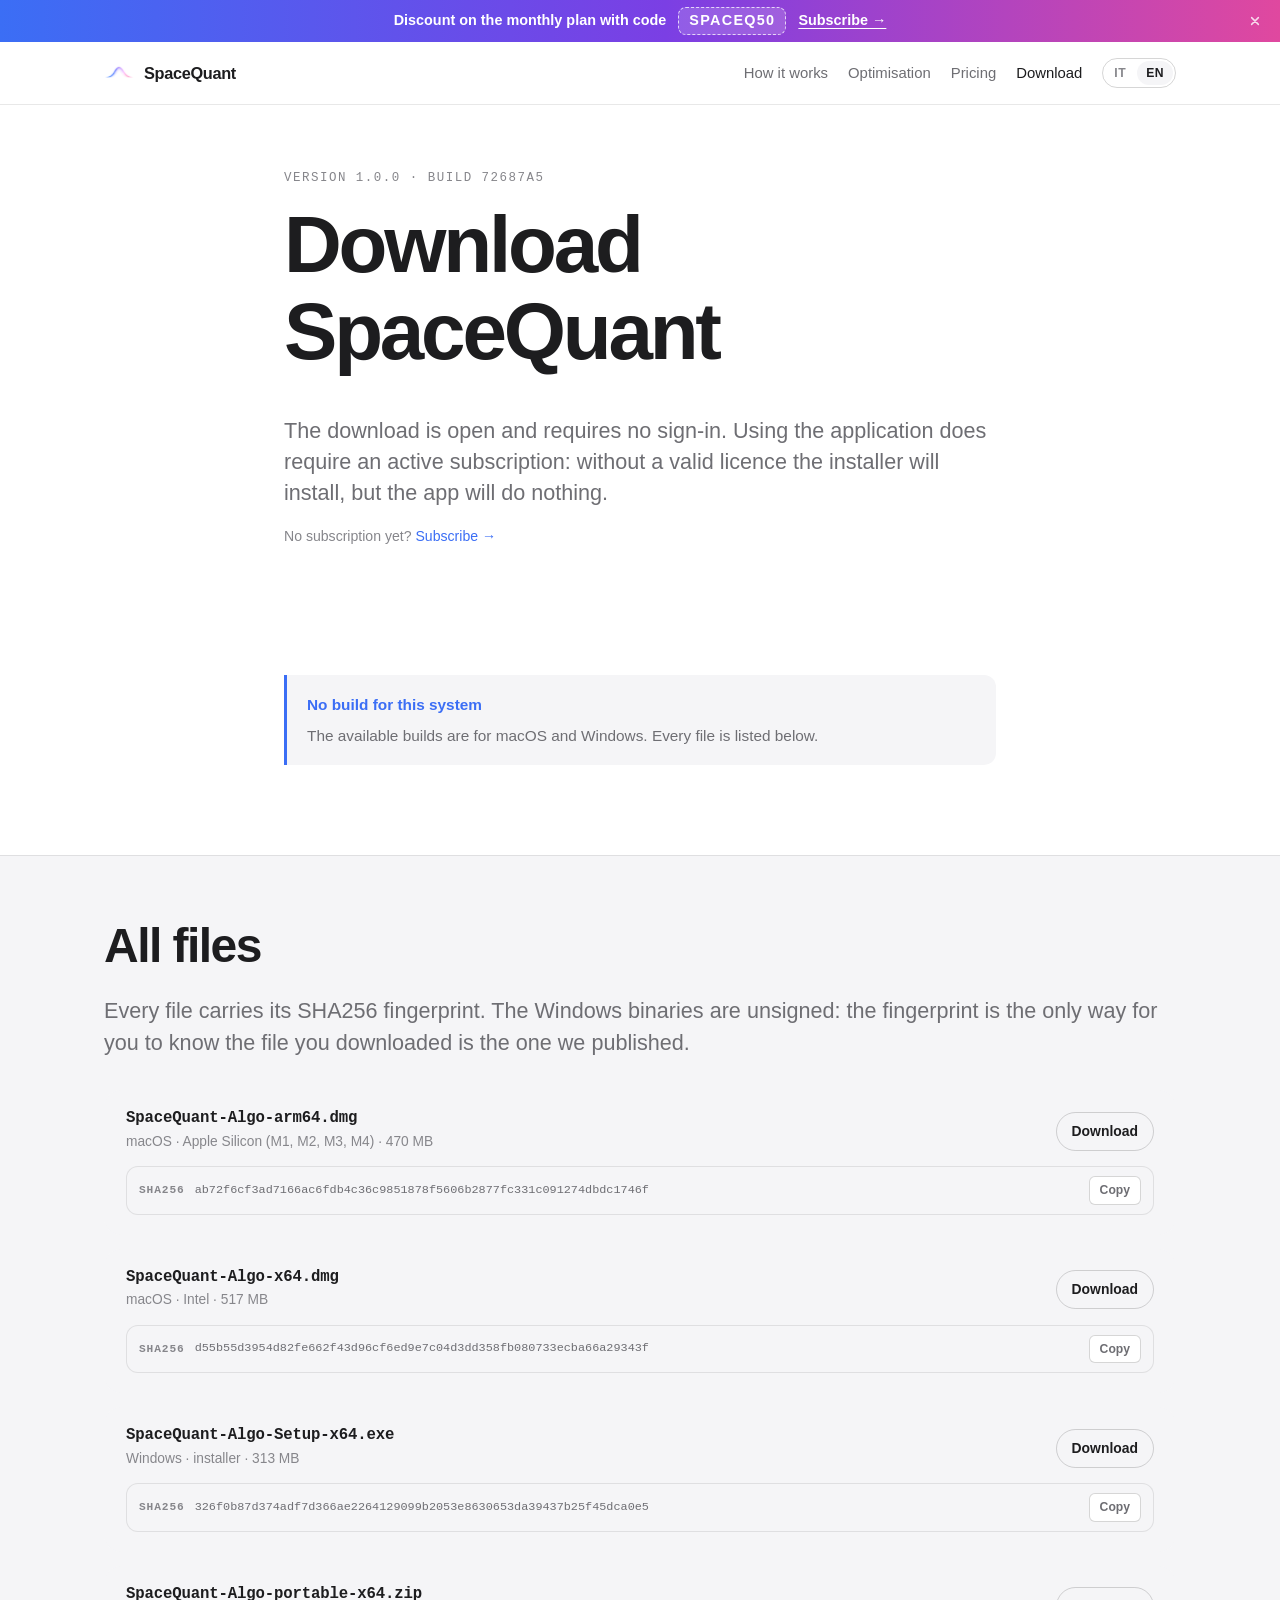
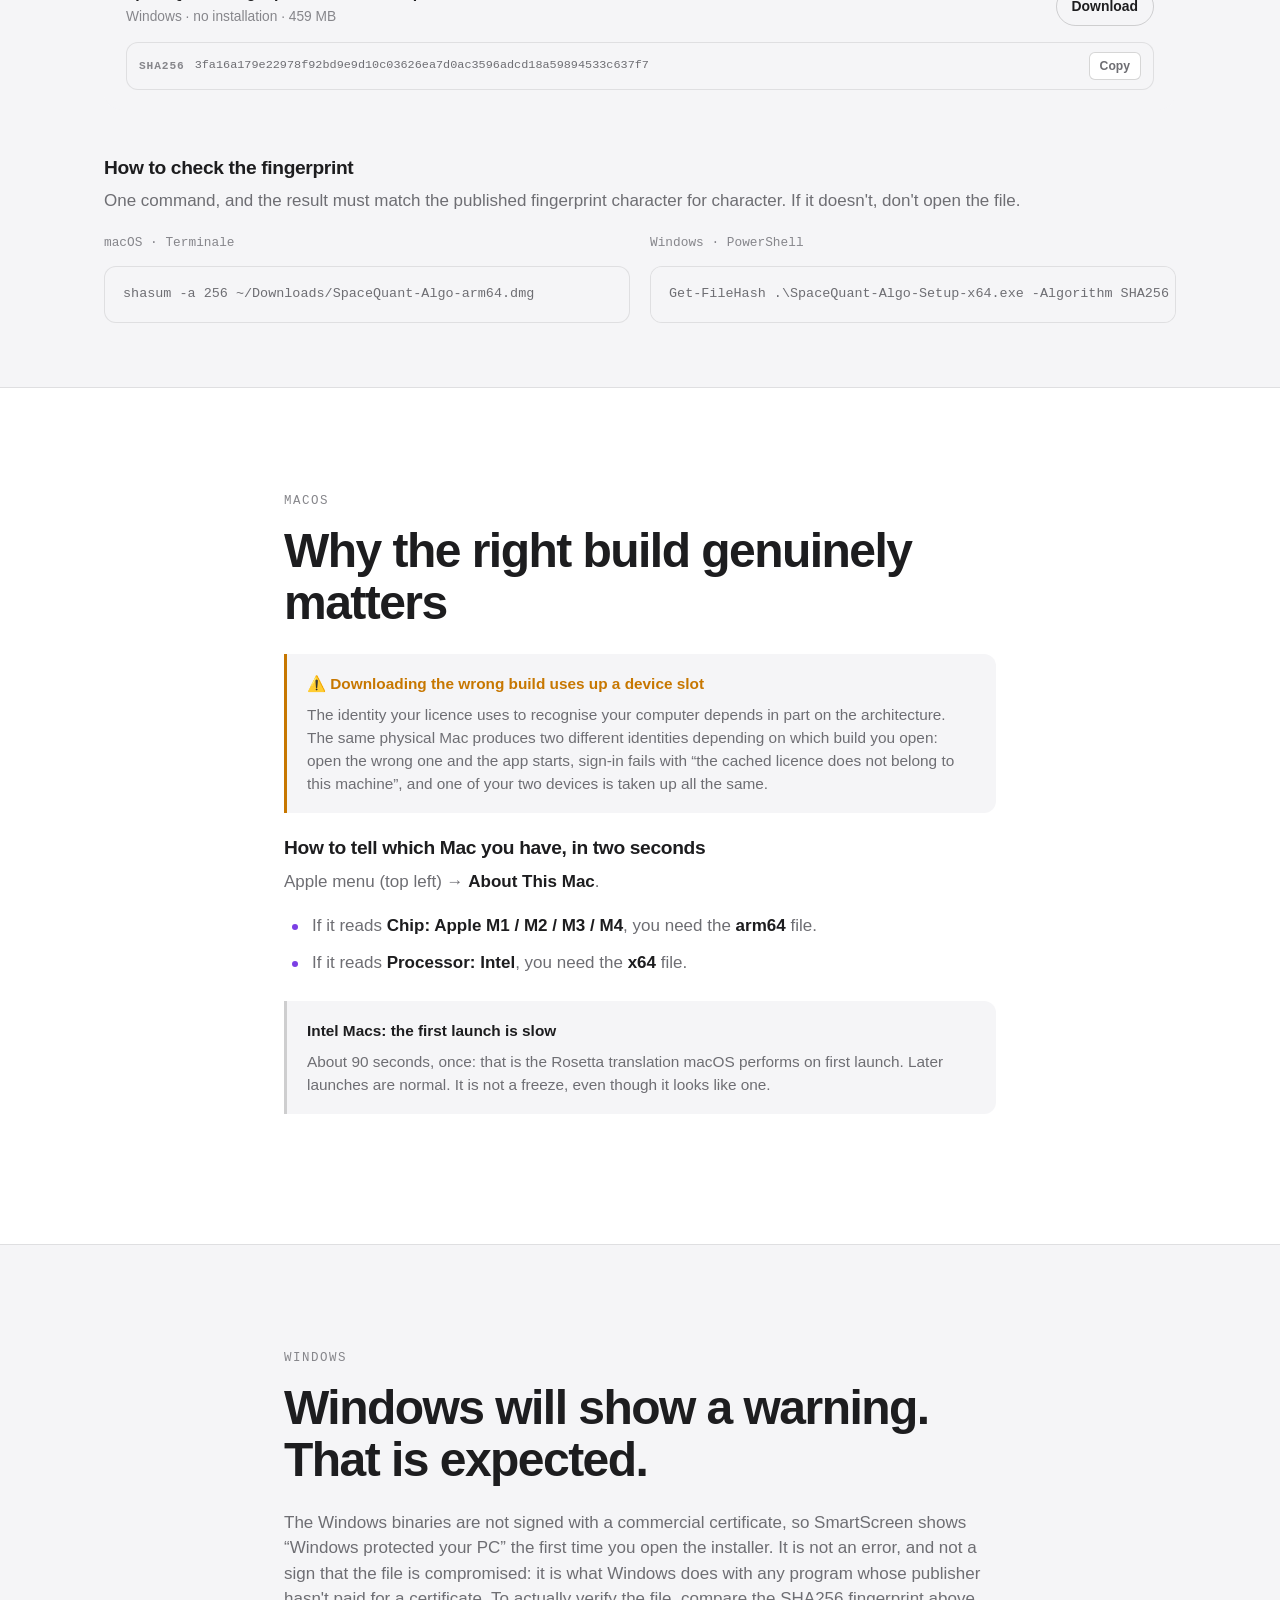
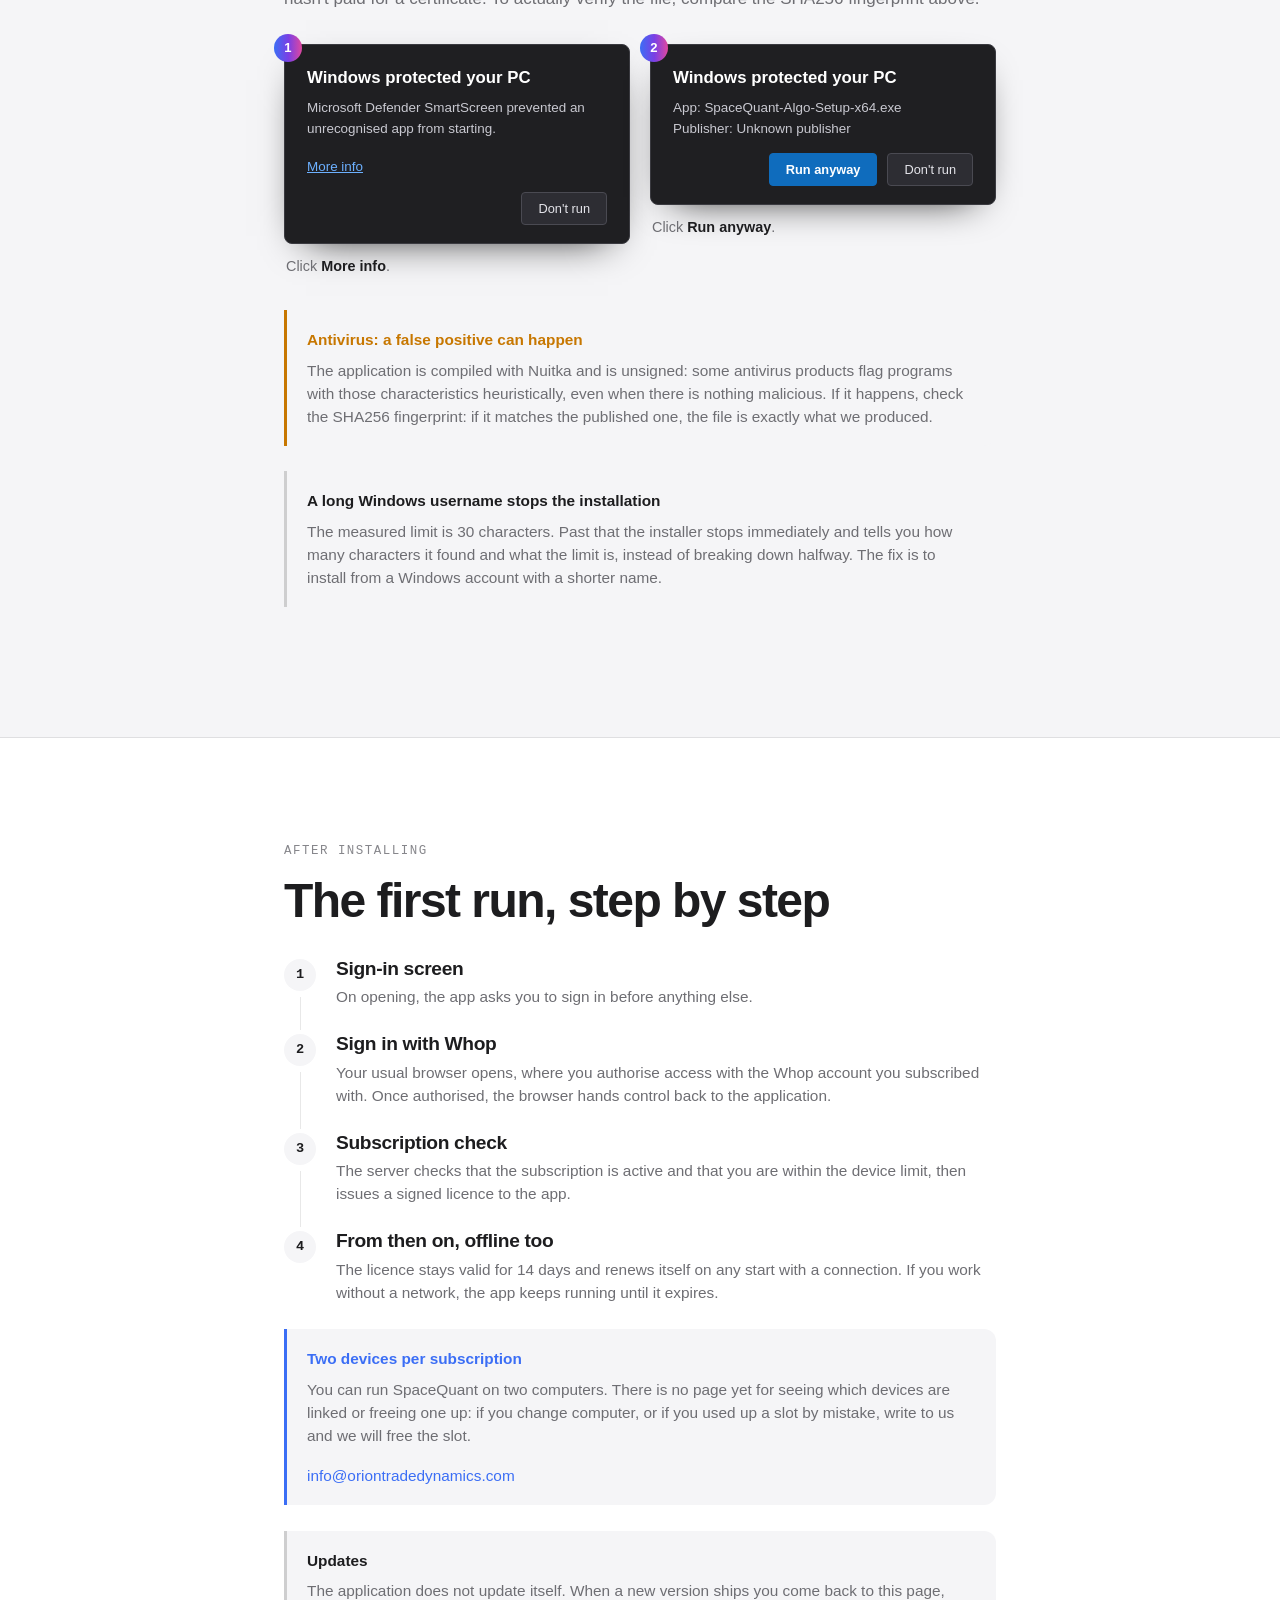
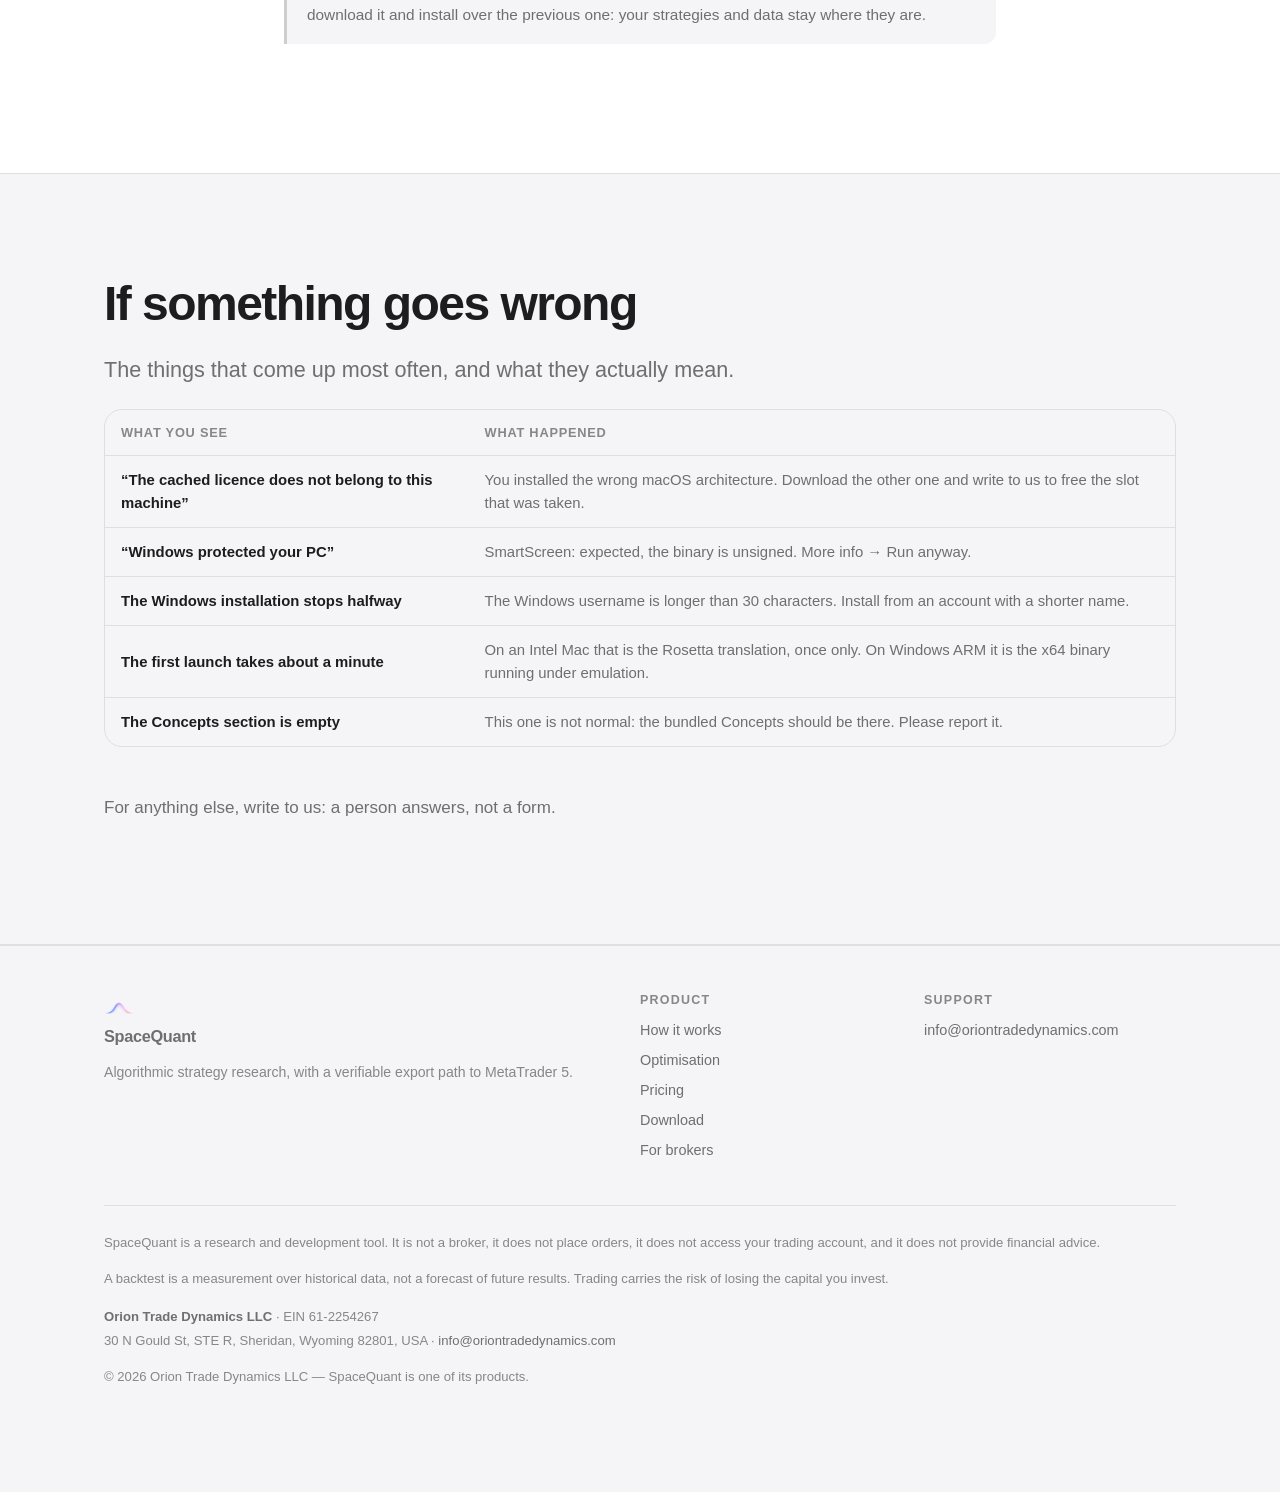
<file: download.html>
<!DOCTYPE html>
<html lang="it">
<head>
<meta charset="utf-8">
<meta name="viewport" content="width=device-width, initial-scale=1">
<title data-i18n="head.dl.t">Scarica SpaceQuant</title>
<meta name="description" data-i18n-attr="content:head.dl.d" content="Scarica SpaceQuant per macOS e Windows. Installer verificabili con SHA256.">
<!-- Pagina PUBBLICA dal lancio (ottobre 2026): sta nel menu, nella sitemap e
     nei motori di ricerca. Prima era nascosta e raggiungibile solo dal link
     consegnato dopo il pagamento — ma nasconderla non è mai stata una
     protezione, e a sito aperto a tutti costava soltanto la domanda «dove si
     scarica?». A proteggere resta ciò che proteggeva già: l'installer senza
     una licenza valida non fa nulla. -->
<link rel="icon" href="assets/img/logo-small.png">
<link rel="apple-touch-icon" href="assets/img/apple-touch-icon.png">
<meta name="theme-color" content="#ffffff">

<!-- Vedi la nota estesa in index.html: valori assoluti, in italiano, riscritti
     tutti insieme da tools/dominio.py. -->
<link rel="canonical" href="https://spacequantalgo.com/download.html">
<meta property="og:type" content="website">
<meta property="og:site_name" content="SpaceQuant">
<meta property="og:locale" content="it_IT">
<meta property="og:title" content="Scarica SpaceQuant">
<meta property="og:description" content="Scarica SpaceQuant per macOS e Windows. Installer verificabili con SHA256.">
<meta property="og:url" content="https://spacequantalgo.com/download.html">
<meta property="og:image" content="https://spacequantalgo.com/assets/img/social-card.jpg">
<meta property="og:image:width" content="1200">
<meta property="og:image:height" content="630">
<meta property="og:image:alt" content="SpaceQuant Algo">
<meta name="twitter:card" content="summary_large_image">

<link rel="stylesheet" href="assets/style.css">
</head>
<body>

<!-- ===================== PROMOZIONE =====================
     Il codice sconto di CONFIG.promo, uguale in ogni pagina. Lo riempie e lo
     nasconde site.js: con `promo: null`, o chiuso dalla croce, non c'è.
     «Abbonati» porta al pagamento del piano scontato, col codice già
     inserito; nella pagina abbonamento apre la finestra invece di cambiare
     pagina. -->
<aside class="promo" id="promo" hidden>
  <div class="promo-in">
    <span class="promo-txt" data-i18n="promo.text">Sconto sul piano mensile con il codice</span>
    <button type="button" class="promo-code" data-copy="" data-i18n-attr="title:promo.copy" title="Copia il codice"><span class="copy-label" data-cfg="promo.code"></span></button>
    <a class="promo-cta" data-paga="mensile" href="abbonati.html?piano=mensile" data-i18n="promo.cta">Abbonati →</a>
  </div>
  <button type="button" class="promo-x" id="promo-x" data-i18n-attr="aria-label:promo.close" aria-label="Chiudi">
    <svg viewBox="0 0 16 16" width="12" height="12" aria-hidden="true"><path d="M3.5 3.5l9 9M12.5 3.5l-9 9" fill="none" stroke="currentColor" stroke-width="2" stroke-linecap="round"/></svg>
  </button>
</aside>

<!-- ===================== HEADER ===================== -->
<header class="site-header">
  <div class="wrap">
    <a class="brand" href="index.html">
      <img src="assets/img/logo-small.png" alt="">
      <span>SpaceQuant</span>
    </a>
    <nav class="nav">
      <a class="hide-sm" href="index.html#come-funziona" data-i18n="nav.how">Come funziona</a>
      <a class="hide-sm" href="index.html#ottimizzazione" data-i18n="nav.opt">Ottimizzazione</a>
      <a href="pricing.html" data-i18n="nav.pricing">Abbonamento</a>
      <a href="download.html" aria-current="page" data-i18n="nav.dl">Download</a>
      <div class="lang" role="group" aria-label="Lingua / Language">
        <button type="button" data-lang="it" aria-pressed="true">IT</button>
        <button type="button" data-lang="en" aria-pressed="false">EN</button>
      </div>
    </nav>
  </div>
</header>

<main>

<!-- ===================== INTESTAZIONE ===================== -->
<section class="tight">
  <div class="wrap-narrow">
    <p class="eyebrow">
      <span data-i18n="dl.version">Versione</span>
      <span data-cfg="version">3.0.0</span> ·
      <span data-i18n="dl.build">build</span>
      <span data-cfg="commit">0e28f9e</span>
    </p>
    <h1 data-i18n="dl.title">Scarica SpaceQuant</h1>

    <!-- Chi arriva dal pagamento (abbonati.html → download.html?attivato=1)
         trova la conferma qui, al primo sguardo, e il passo che viene dopo.
         È solo un messaggio: l'abbonamento lo verifica l'app all'accesso, non
         questa pagina — chiunque può scrivere `?attivato=1` nell'indirizzo, e
         non ottiene niente di più. -->
    <div class="note note-ok dl-welcome" id="dl-welcome" hidden>
      <div class="note-title" data-i18n="dl.welcome.t">Abbonamento attivo. Benvenuto.</div>
      <p data-i18n="dl.welcome.b">Scarica il file per il tuo computer qui sotto. Al primo avvio accedi con lo stesso account Whop con cui hai appena pagato: la licenza arriva da lì.</p>
    </div>

    <p class="lead" data-i18n="dl.sub">
      Il download è libero e non richiede di accedere. Per usare l'applicazione
      serve però un abbonamento attivo: senza una licenza valida l'installer si
      installa ma l'app non fa nulla.
    </p>
    <p class="dl-nosub text-small" id="dl-nosub">
      <span data-i18n="dl.nosub">Non hai ancora un abbonamento?</span>
      <a href="pricing.html" data-i18n="dl.nosub.cta">Abbonati →</a>
    </p>
  </div>
</section>

<!-- ===================== RILEVAMENTO + SCELTA FILE ===================== -->
<section class="tight" id="scarica">
  <div class="wrap-narrow">

    <!-- Riempito da download.js. Il contenuto qui sotto è ciò che vede chi ha
         JavaScript disattivato: tutti i file, senza consigli. -->
    <div id="detect-slot">
      <div class="note note-info">
        <div class="note-title" data-i18n="dl.nojs.title">Scegli il file per il tuo computer</div>
        <p data-i18n="dl.nojs.body">
          Con JavaScript attivo questa pagina riconosce il tuo sistema e mette in
          evidenza il file giusto. Nell'elenco qui sotto trovi tutte le versioni.
        </p>
      </div>
    </div>

  </div>
</section>

<!-- ===================== TUTTI I FILE + SHA256 ===================== -->
<section class="tight bg-soft" id="tutti-i-file">
  <div class="wrap">
    <h2 data-i18n="dl.all.title">Tutti i file</h2>
    <p class="lead" data-i18n="dl.all.sub">
      Ogni file porta la sua impronta SHA256. Su Windows i binari non sono
      firmati: l'impronta è l'unico modo che hai per sapere che il file scaricato
      è davvero quello che abbiamo pubblicato.
    </p>

    <div class="dl-list">

      <!-- macOS Apple Silicon -->
      <article class="dl-item" id="file-macArm">
        <div class="dl-item-head">
          <div>
            <h3 class="dl-name">SpaceQuant-Algo-arm64.dmg</h3>
            <p class="dl-meta">
              <span data-i18n="dl.f.macArm">macOS · Apple Silicon (M1, M2, M3, M4)</span>
              · <span data-cfg="builds.macArm.size">446</span> MB
            </p>
          </div>
          <a class="btn btn-ghost btn-sm" data-build="macArm" data-i18n="dl.get">Scarica</a>
        </div>
        <div class="hash-row">
          <span class="hash-label">SHA256</span>
          <code class="hash" id="hash-macArm" data-cfg="builds.macArm.sha256">32cd77babc3420d28045b2ae03b75efc96e570c8b8030fb2b96afd8463bf7a63</code>
          <button class="hash-copy" type="button" data-copy="#hash-macArm"
                  data-i18n-attr="aria-label:dl.copyHash" aria-label="Copia l'impronta SHA256">
            <span class="copy-label" data-i18n="dl.copy">Copia</span>
          </button>
        </div>
      </article>

      <!-- macOS Intel -->
      <article class="dl-item" id="file-macIntel">
        <div class="dl-item-head">
          <div>
            <h3 class="dl-name">SpaceQuant-Algo-x64.dmg</h3>
            <p class="dl-meta">
              <span data-i18n="dl.f.macIntel">macOS · Intel</span>
              · <span data-cfg="builds.macIntel.size">489</span> MB
            </p>
          </div>
          <a class="btn btn-ghost btn-sm" data-build="macIntel" data-i18n="dl.get">Scarica</a>
        </div>
        <div class="hash-row">
          <span class="hash-label">SHA256</span>
          <code class="hash" id="hash-macIntel" data-cfg="builds.macIntel.sha256">cfde76e5f6c8cfcf709f0c97340ce6a978d064ab53ea8059bcfb108af98526a6</code>
          <button class="hash-copy" type="button" data-copy="#hash-macIntel"
                  data-i18n-attr="aria-label:dl.copyHash" aria-label="Copia l'impronta SHA256">
            <span class="copy-label" data-i18n="dl.copy">Copia</span>
          </button>
        </div>
      </article>

      <!-- Windows installer -->
      <article class="dl-item" id="file-winSetup">
        <div class="dl-item-head">
          <div>
            <h3 class="dl-name">SpaceQuant-Algo-Setup-x64.exe</h3>
            <p class="dl-meta">
              <span data-i18n="dl.f.winSetup">Windows · installer</span>
              · <span data-cfg="builds.winSetup.size">308</span> MB
            </p>
          </div>
          <a class="btn btn-ghost btn-sm" data-build="winSetup" data-i18n="dl.get">Scarica</a>
        </div>
        <div class="hash-row">
          <span class="hash-label">SHA256</span>
          <code class="hash" id="hash-winSetup" data-cfg="builds.winSetup.sha256">80c47a209349d3c42111bb0b363a20925a379a7d678c764f65a9709db7a9d863</code>
          <button class="hash-copy" type="button" data-copy="#hash-winSetup"
                  data-i18n-attr="aria-label:dl.copyHash" aria-label="Copia l'impronta SHA256">
            <span class="copy-label" data-i18n="dl.copy">Copia</span>
          </button>
        </div>
      </article>

      <!-- Windows portable -->
      <article class="dl-item" id="file-winPortable">
        <div class="dl-item-head">
          <div>
            <h3 class="dl-name">SpaceQuant-Algo-portable-x64.zip</h3>
            <p class="dl-meta">
              <span data-i18n="dl.f.winPortable">Windows · senza installazione</span>
              · <span data-cfg="builds.winPortable.size">452</span> MB
            </p>
          </div>
          <a class="btn btn-ghost btn-sm" data-build="winPortable" data-i18n="dl.get">Scarica</a>
        </div>
        <div class="hash-row">
          <span class="hash-label">SHA256</span>
          <code class="hash" id="hash-winPortable" data-cfg="builds.winPortable.sha256">8f7eaba6f97477953f186f76fbc8eee57f5037ba0833514066d42789dab1dc4c</code>
          <button class="hash-copy" type="button" data-copy="#hash-winPortable"
                  data-i18n-attr="aria-label:dl.copyHash" aria-label="Copia l'impronta SHA256">
            <span class="copy-label" data-i18n="dl.copy">Copia</span>
          </button>
        </div>
      </article>

    </div>

    <!-- Come si verifica -->
    <h3 class="mt-3" data-i18n="dl.verify.title">Come si verifica l'impronta</h3>
    <p data-i18n="dl.verify.sub">
      Un comando, il risultato deve coincidere carattere per carattere con
      l'impronta pubblicata qui sopra. Se non coincide, non aprire il file.
    </p>
    <div class="grid grid-2">
      <div>
        <p class="mono-label">macOS · Terminale</p>
        <div class="pre">shasum -a 256 ~/Downloads/SpaceQuant-Algo-arm64.dmg</div>
      </div>
      <div>
        <p class="mono-label">Windows · PowerShell</p>
        <div class="pre">Get-FileHash .\SpaceQuant-Algo-Setup-x64.exe -Algorithm SHA256</div>
      </div>
    </div>
  </div>
</section>

<!-- ===================== macOS: L'ARCHITETTURA CONTA ===================== -->
<section id="macos">
  <div class="wrap-narrow">
    <p class="eyebrow">macOS</p>
    <h2 data-i18n="dl.mac.title">Perché la versione giusta conta davvero</h2>

    <div class="note note-warn">
      <div class="note-title" data-i18n="dl.mac.warn.title">⚠️ Scaricare la versione sbagliata consuma uno slot dispositivo</div>
      <p data-i18n="dl.mac.warn.body">
        L'identità con cui la licenza riconosce il tuo computer dipende anche
        dall'architettura. Lo stesso Mac fisico produce due identità diverse a
        seconda della versione che apri: se apri quella sbagliata l'app parte,
        il login fallisce con «la licenza in cache non appartiene a questa
        macchina», e uno dei tuoi due dispositivi risulta comunque occupato.
      </p>
    </div>

    <h3 data-i18n="dl.mac.check.title">Come sapere quale Mac hai, in due secondi</h3>
    <p data-i18n-html="dl.mac.check.body">
      Menu Apple (in alto a sinistra) → <strong>Informazioni su questo Mac</strong>.
    </p>
    <ul class="list">
      <li data-i18n-html="dl.mac.check.arm">Se leggi <strong>Chip: Apple M1 / M2 / M3 / M4</strong> ti serve il file <strong>arm64</strong>.</li>
      <li data-i18n-html="dl.mac.check.intel">Se leggi <strong>Processore: Intel</strong> ti serve il file <strong>x64</strong>.</li>
    </ul>

    <div class="note">
      <div class="note-title" data-i18n="dl.mac.slow.title">Mac Intel: il primo avvio è lento</div>
      <p data-i18n="dl.mac.slow.body">
        Circa 90 secondi, una volta sola: è la traduzione Rosetta che macOS
        esegue al primo lancio. Gli avvii successivi sono normali. Non è un
        blocco, anche se sembra.
      </p>
    </div>
  </div>
</section>

<!-- ===================== WINDOWS: SMARTSCREEN ===================== -->
<section class="bg-soft" id="windows">
  <div class="wrap-narrow">
    <p class="eyebrow">Windows</p>
    <h2 data-i18n="dl.win.title">Windows mostrerà un avviso. È previsto.</h2>
    <p data-i18n="dl.win.body">
      I binari Windows non sono firmati con un certificato commerciale, e quindi
      SmartScreen mostra <em>«Windows ha protetto il PC»</em> la prima volta che
      apri l'installer. Non è un errore e non è un segnale che il file sia
      compromesso: è ciò che Windows fa con qualunque programma il cui editore
      non abbia pagato un certificato. Per verificare davvero il file, confronta
      l'impronta SHA256 qui sopra.
    </p>

    <!-- Riproduzione dei due passaggi. È un'illustrazione, non una finestra vera. -->
    <div class="steps-win">
      <div class="ss-card">
        <div class="ss-step">1</div>
        <div class="ss-window" aria-hidden="true">
          <div class="ss-title" data-i18n="ss.title">Windows ha protetto il PC</div>
          <div class="ss-text" data-i18n="ss.text">Microsoft Defender SmartScreen ha impedito l'avvio di un'app non riconosciuta.</div>
          <div class="ss-link" data-i18n="ss.more">Ulteriori informazioni</div>
          <div class="ss-buttons"><span class="ss-btn" data-i18n="ss.dont">Non eseguire</span></div>
        </div>
        <p class="ss-caption" data-i18n-html="dl.win.step1">Clic su <strong>Ulteriori informazioni</strong>.</p>
      </div>

      <div class="ss-card">
        <div class="ss-step">2</div>
        <div class="ss-window" aria-hidden="true">
          <div class="ss-title" data-i18n="ss.title">Windows ha protetto il PC</div>
          <div class="ss-text" data-i18n-html="ss.pub">App: SpaceQuant-Algo-Setup-x64.exe<br>Editore: sconosciuto</div>
          <div class="ss-buttons">
            <span class="ss-btn ss-btn-go" data-i18n="ss.run">Esegui comunque</span>
            <span class="ss-btn" data-i18n="ss.dont">Non eseguire</span>
          </div>
        </div>
        <p class="ss-caption" data-i18n-html="dl.win.step2">Clic su <strong>Esegui comunque</strong>.</p>
      </div>
    </div>

    <div class="note note-warn">
      <div class="note-title" data-i18n="dl.win.av.title">Antivirus: può capitare un falso positivo</div>
      <p data-i18n="dl.win.av.body">
        L'applicazione è compilata con Nuitka e non è firmata: alcuni antivirus
        segnalano per euristica programmi con queste caratteristiche, anche
        quando non c'è nulla di malevolo. Se succede, verifica l'impronta SHA256:
        se coincide con quella pubblicata, il file è esattamente quello che
        abbiamo prodotto noi.
      </p>
    </div>

    <div class="note">
      <div class="note-title" data-i18n="dl.win.name.title">Nome utente Windows lungo: l'installazione si ferma</div>
      <p data-i18n="dl.win.name.body">
        Il limite misurato è di 30 caratteri. Oltre quella soglia l'installer si
        ferma subito e dice quanti caratteri ha trovato e qual è il limite,
        invece di interrompersi a metà. La soluzione è installare da un account
        Windows con un nome più corto.
      </p>
    </div>
  </div>
</section>

<!-- ===================== DOPO L'INSTALLAZIONE ===================== -->
<section id="dopo">
  <div class="wrap-narrow">
    <p class="eyebrow" data-i18n="dl.after.eyebrow">Dopo l'installazione</p>
    <h2 data-i18n="dl.after.title">Il primo avvio, passo per passo</h2>

    <ol class="steps">
      <li>
        <h3 data-i18n="dl.after.s1.t">Schermata di accesso</h3>
        <p data-i18n="dl.after.s1.b">All'apertura l'app chiede di accedere, prima di qualunque altra cosa.</p>
      </li>
      <li>
        <h3 data-i18n="dl.after.s2.t">Accedi con Whop</h3>
        <p data-i18n="dl.after.s2.b">Si apre il browser che usi di solito, dove autorizzi l'accesso con l'account Whop con cui hai sottoscritto l'abbonamento. Finita l'autorizzazione, il browser restituisce il controllo all'applicazione.</p>
      </li>
      <li>
        <h3 data-i18n="dl.after.s3.t">Verifica dell'abbonamento</h3>
        <p data-i18n="dl.after.s3.b">Il server controlla che l'abbonamento sia attivo e che tu non abbia superato il limite di dispositivi, poi rilascia all'app una licenza firmata.</p>
      </li>
      <li>
        <h3 data-i18n="dl.after.s4.t">Da lì in avanti, anche offline</h3>
        <p data-i18n="dl.after.s4.b">La licenza resta valida 14 giorni e si rinnova da sola a ogni avvio con connessione. Se lavori senza rete, l'app continua a funzionare fino alla scadenza.</p>
      </li>
    </ol>

    <div class="note note-info">
      <div class="note-title">
        <span data-i18n="dl.after.dev.title">Due dispositivi per abbonamento</span>
      </div>
      <p data-i18n="dl.after.dev.body">
        Puoi usare SpaceQuant su due computer. Non esiste ancora una pagina per
        vedere quali dispositivi hai collegato o per liberarne uno: se cambi
        computer, o se hai consumato uno slot per errore, scrivici e liberiamo
        noi lo slot.
      </p>
      <p>
        <a data-cfg-href="supportEmail" href="#"><span data-cfg="supportEmail">da definire</span></a>
      </p>
    </div>

    <div class="note">
      <div class="note-title" data-i18n="dl.after.upd.title">Aggiornamenti</div>
      <p data-i18n="dl.after.upd.body">
        L'applicazione non si aggiorna da sola. Quando esce una versione nuova
        torni su questa pagina, scarichi e reinstalli sopra: le tue strategie e i
        tuoi dati restano dove sono.
      </p>
    </div>
  </div>
</section>

<!-- ===================== SINTOMI → CAUSA ===================== -->
<section class="bg-soft" id="problemi">
  <div class="wrap">
    <h2 data-i18n="dl.trouble.title">Se qualcosa non va</h2>
    <p class="lead" data-i18n="dl.trouble.sub">
      Le cose che capitano più spesso, e cosa significano davvero.
    </p>

    <div class="table-wrap">
      <table>
        <thead>
          <tr>
            <th data-i18n="dl.trouble.th1">Quello che vedi</th>
            <th data-i18n="dl.trouble.th2">Cosa è successo</th>
          </tr>
        </thead>
        <tbody>
          <tr>
            <td><strong data-i18n="dl.trouble.r1a">«La licenza in cache non appartiene a questa macchina»</strong></td>
            <td data-i18n="dl.trouble.r1b">Hai installato la versione macOS dell'architettura sbagliata. Scarica l'altra e scrivici per liberare lo slot occupato.</td>
          </tr>
          <tr>
            <td><strong data-i18n="dl.trouble.r2a">«Windows ha protetto il PC»</strong></td>
            <td data-i18n="dl.trouble.r2b">SmartScreen: previsto, il binario non è firmato. Ulteriori informazioni → Esegui comunque.</td>
          </tr>
          <tr>
            <td><strong data-i18n="dl.trouble.r3a">L'installazione Windows si ferma a metà</strong></td>
            <td data-i18n="dl.trouble.r3b">Il nome utente Windows supera i 30 caratteri. Installa da un account con nome più corto.</td>
          </tr>
          <tr>
            <td><strong data-i18n="dl.trouble.r4a">Il primo avvio dura circa un minuto</strong></td>
            <td data-i18n="dl.trouble.r4b">Su Mac Intel è la traduzione Rosetta, una volta sola. Su Windows ARM è l'emulazione del binario x64.</td>
          </tr>
          <tr>
            <td><strong data-i18n="dl.trouble.r5a">La sezione Concetti è vuota</strong></td>
            <td data-i18n="dl.trouble.r5b">Questa non è normale: i Concetti in dotazione devono esserci. Segnalacela.</td>
          </tr>
        </tbody>
      </table>
    </div>

    <p class="mt-3" data-i18n-html="dl.trouble.contact">
      Per tutto il resto scrivici: rispondiamo noi, non un modulo.
    </p>
  </div>
</section>

</main>

<!-- ===================== FOOTER ===================== -->
<footer class="site-footer">
  <div class="wrap">
    <div class="footer-grid">
      <div>
        <a class="brand" href="index.html" style="margin-bottom:14px">
          <img src="assets/img/logo-small.png" alt="">
          <span>SpaceQuant</span>
        </a>
        <p class="text-small t3" data-i18n="ft.tag">
          Ricerca su strategie algoritmiche, con export verificabile verso
          MetaTrader 5.
        </p>
      </div>
      <div>
        <h4 data-i18n="ft.product">Prodotto</h4>
        <a href="index.html#come-funziona" data-i18n="nav.how">Come funziona</a>
        <a href="index.html#ottimizzazione" data-i18n="nav.opt">Ottimizzazione</a>
        <a href="pricing.html" data-i18n="nav.pricing">Abbonamento</a>
        <a href="download.html" data-i18n="nav.dl">Download</a>
        <a href="broker.html" data-i18n="nav.broker">Per i broker</a>
      </div>
      <div>
        <h4 data-i18n="ft.support">Assistenza</h4>
        <a data-cfg-href="supportEmail" href="#"><span data-cfg="supportEmail">da definire</span></a>
      </div>
    </div>
    <div class="disclaimer">
      <p data-i18n="ft.d1">
        SpaceQuant è uno strumento di ricerca e di sviluppo. Non è un broker, non
        esegue ordini, non accede al tuo conto di trading e non fornisce
        consulenza finanziaria.
      </p>
      <p data-i18n="ft.d2">
        Un backtest è una misura su dati storici e non è una previsione dei
        risultati futuri. Fare trading comporta il rischio di perdere il capitale
        investito.
      </p>
      <!-- ⚠️ Identità dell'azienda: NON passa dal dizionario. Ragione sociale,
           indirizzo e codice fiscale non si traducono — tradurli sarebbe un
           errore, non una cortesia. L'email invece viene da assets/config.js,
           come ovunque nel sito: una sola sorgente. -->
      <p class="azienda">
        <strong>Orion Trade Dynamics LLC</strong> · EIN 61-2254267<br>
        30 N Gould St, STE R, Sheridan, Wyoming 82801, USA ·
        <a data-cfg-href="supportEmail" href="#"><span data-cfg="supportEmail">info@oriontradedynamics.com</span></a>
      </p>
      <p class="t3" data-i18n="ft.copy">© 2026 Orion Trade Dynamics LLC — SpaceQuant è un suo prodotto.</p>
    </div>
  </div>
</footer>

<!-- ===================== BARRA DELLA PROMOZIONE =====================
     Lo stesso codice del banner, in fondo allo schermo: compare quando il
     banner in cima non si vede più (lo decide site.js), così il codice resta
     a portata mentre si legge. Una croce chiude banner e barra insieme.
     Non c'è in abbonati.html: lì il codice sta nel riepilogo, già inserito
     nel modulo, e una barra fissa coprirebbe il pagamento. -->
<aside class="promo-bar" id="promo-bar" hidden>
  <span class="promo-txt" data-i18n="promo.bar">Sconto sul mensile</span>
  <button type="button" class="promo-code" data-copy="" data-i18n-attr="title:promo.copy" title="Copia il codice"><span class="copy-label" data-cfg="promo.code"></span></button>
  <a class="promo-cta" data-paga="mensile" href="abbonati.html?piano=mensile" data-i18n="promo.cta">Abbonati →</a>
  <button type="button" class="promo-x" data-i18n-attr="aria-label:promo.close" aria-label="Chiudi">
    <svg viewBox="0 0 16 16" width="12" height="12" aria-hidden="true"><path d="M3.5 3.5l9 9M12.5 3.5l-9 9" fill="none" stroke="currentColor" stroke-width="2" stroke-linecap="round"/></svg>
  </button>
</aside>

<script src="assets/config.js"></script>
<script src="assets/i18n.js"></script>
<script src="assets/detect.js"></script>
<script src="assets/site.js"></script>
<script src="assets/download.js"></script>
</body>
</html>
</file>
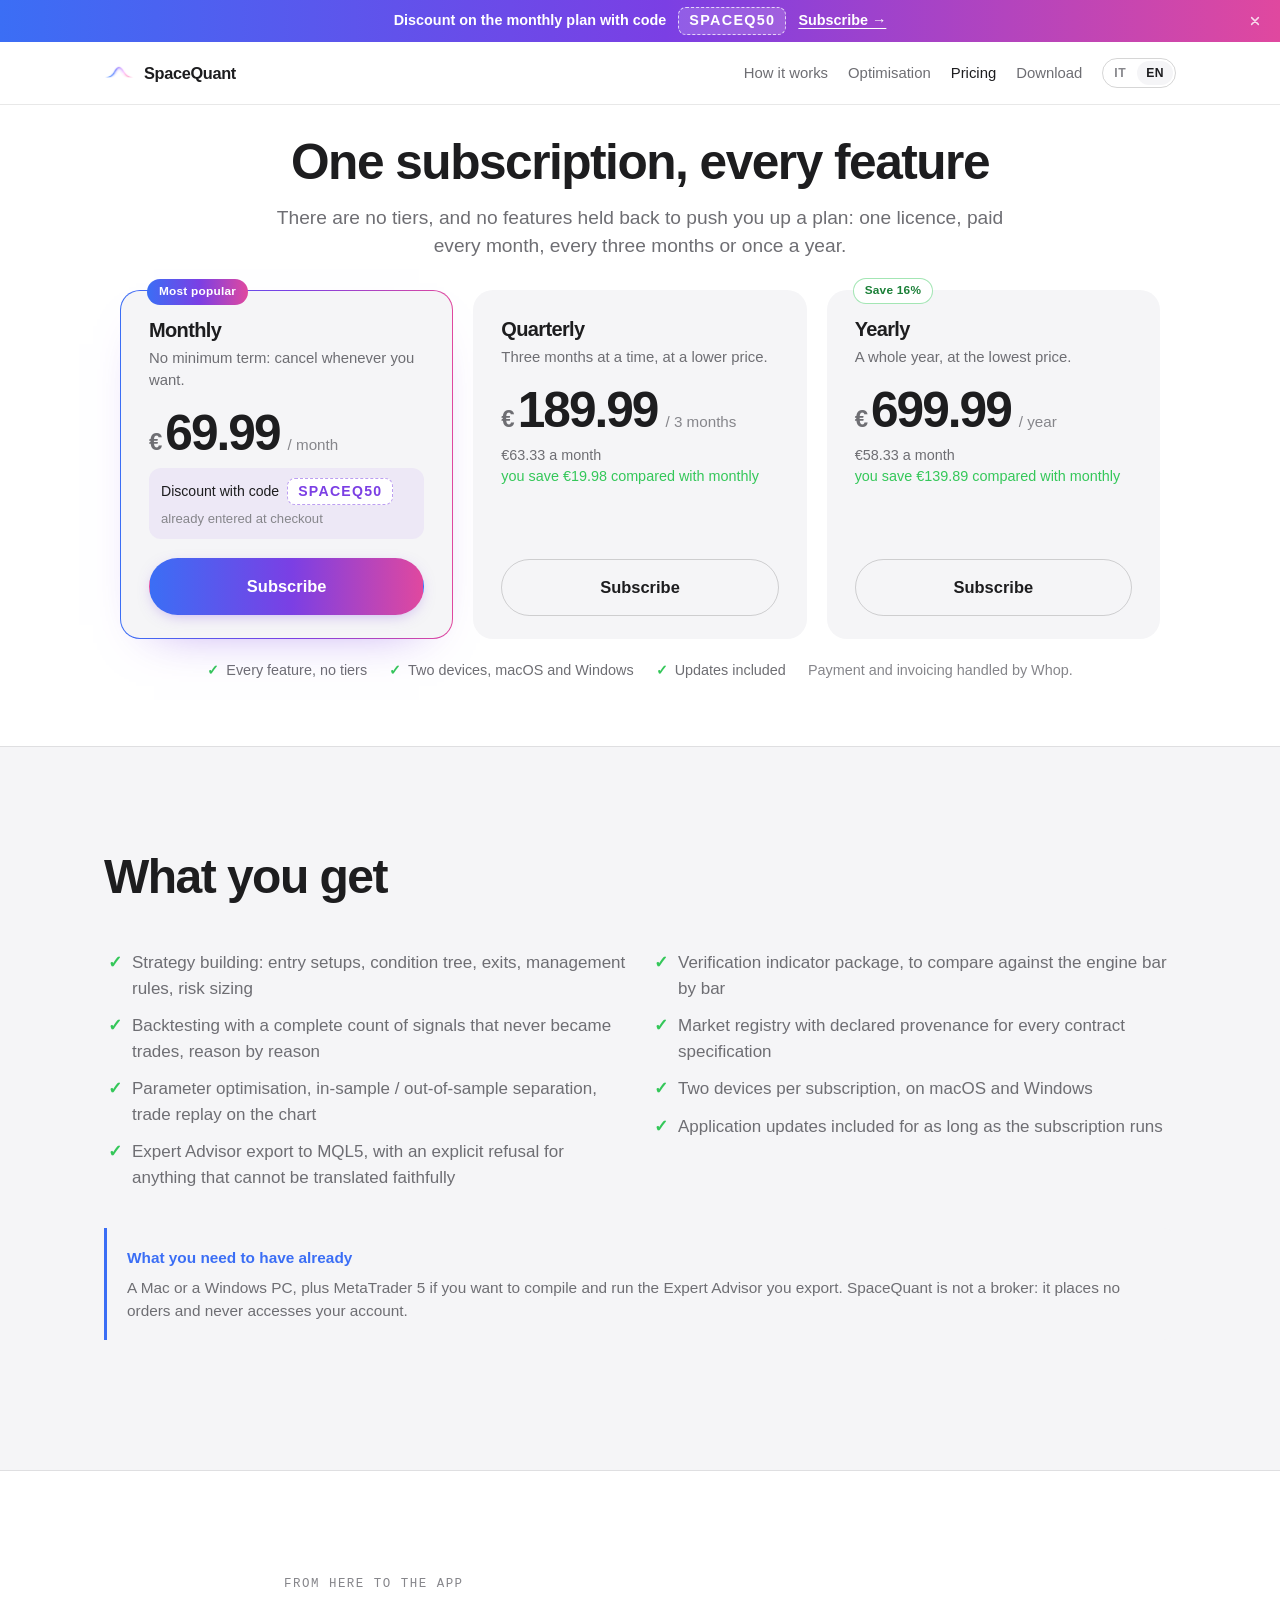
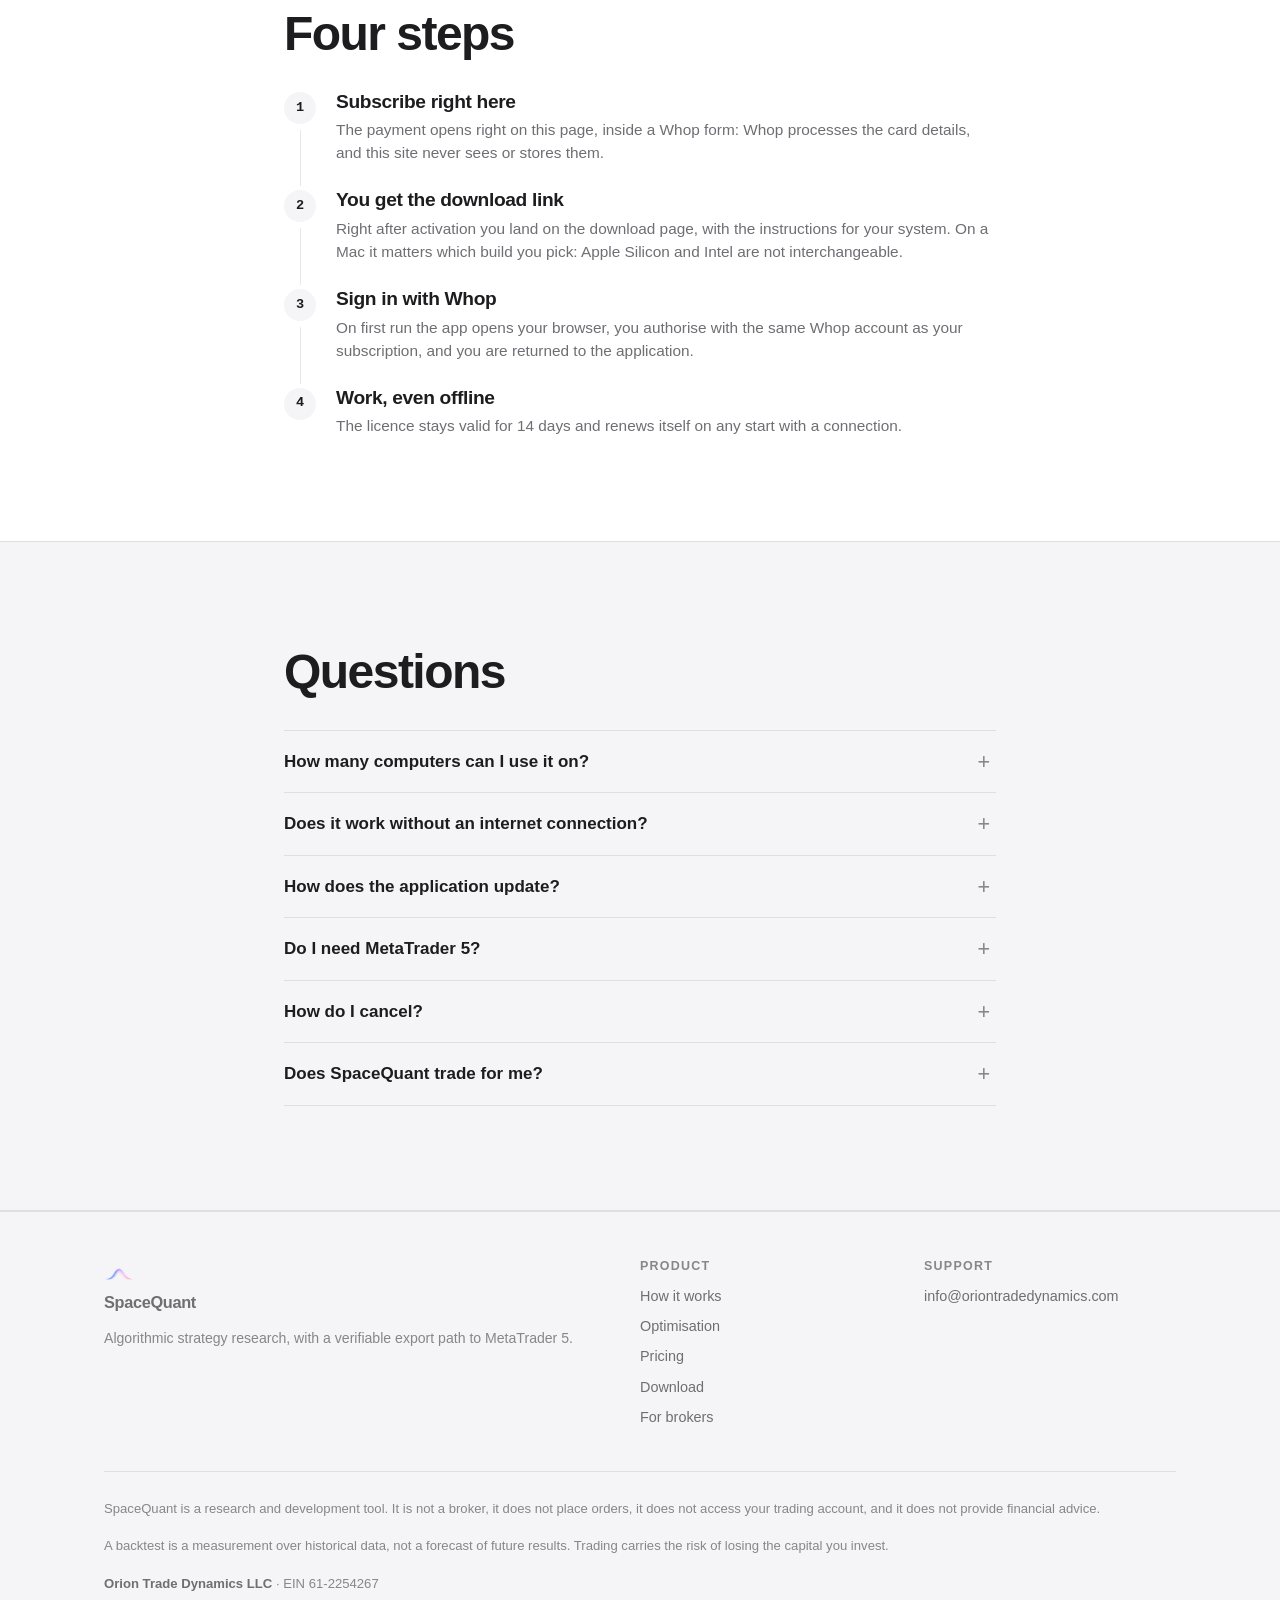
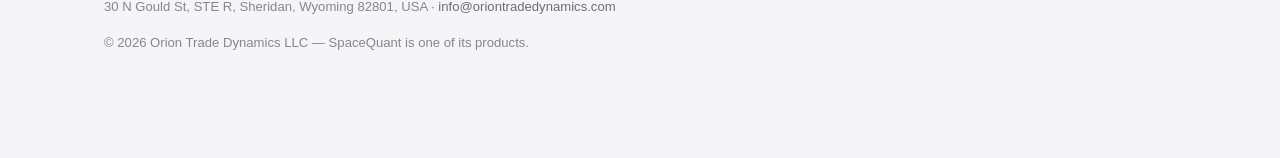
<file: pricing.html>
<!DOCTYPE html>
<html lang="it">
<head>
<meta charset="utf-8">
<meta name="viewport" content="width=device-width, initial-scale=1">
<title data-i18n="head.pr.t">Abbonamento — SpaceQuant</title>
<meta name="description" data-i18n-attr="content:head.pr.d" content="Un solo abbonamento, tutte le funzioni, due dispositivi. Mensile, trimestrale o annuale: si attiva da qui e si disdice quando vuoi.">
<link rel="icon" href="assets/img/logo-small.png">
<link rel="apple-touch-icon" href="assets/img/apple-touch-icon.png">
<meta name="theme-color" content="#ffffff">

<!-- Vedi la nota estesa in index.html: valori assoluti, in italiano, riscritti
     tutti insieme da tools/dominio.py. -->
<link rel="canonical" href="https://spacequantalgo.com/pricing.html">
<meta property="og:type" content="website">
<meta property="og:site_name" content="SpaceQuant">
<meta property="og:locale" content="it_IT">
<meta property="og:locale:alternate" content="en_GB">
<meta property="og:title" content="Abbonamento — SpaceQuant">
<meta property="og:description" content="Un solo abbonamento, tutte le funzioni, due dispositivi. Mensile, trimestrale o annuale: si attiva da qui e si disdice quando vuoi.">
<meta property="og:url" content="https://spacequantalgo.com/pricing.html">
<meta property="og:image" content="https://spacequantalgo.com/assets/img/social-card.jpg">
<meta property="og:image:width" content="1200">
<meta property="og:image:height" content="630">
<meta property="og:image:alt" content="SpaceQuant Algo">
<meta name="twitter:card" content="summary_large_image">

<link rel="stylesheet" href="assets/style.css">
</head>
<body>

<!-- ===================== PROMOZIONE =====================
     Il codice sconto di CONFIG.promo, uguale in ogni pagina. Lo riempie e lo
     nasconde site.js: con `promo: null`, o chiuso dalla croce, non c'è.
     «Abbonati» porta al pagamento del piano scontato, col codice già
     inserito; nella pagina abbonamento apre la finestra invece di cambiare
     pagina. -->
<aside class="promo" id="promo" hidden>
  <div class="promo-in">
    <span class="promo-txt" data-i18n="promo.text">Sconto sul piano mensile con il codice</span>
    <button type="button" class="promo-code" data-copy="" data-i18n-attr="title:promo.copy" title="Copia il codice"><span class="copy-label" data-cfg="promo.code"></span></button>
    <a class="promo-cta" data-paga="mensile" href="abbonati.html?piano=mensile" data-i18n="promo.cta">Abbonati →</a>
  </div>
  <button type="button" class="promo-x" id="promo-x" data-i18n-attr="aria-label:promo.close" aria-label="Chiudi">
    <svg viewBox="0 0 16 16" width="12" height="12" aria-hidden="true"><path d="M3.5 3.5l9 9M12.5 3.5l-9 9" fill="none" stroke="currentColor" stroke-width="2" stroke-linecap="round"/></svg>
  </button>
</aside>

<!-- ===================== HEADER ===================== -->
<header class="site-header">
  <div class="wrap">
    <a class="brand" href="index.html">
      <img src="assets/img/logo-small.png" alt="">
      <span>SpaceQuant</span>
    </a>
    <nav class="nav">
      <a class="hide-sm" href="index.html#come-funziona" data-i18n="nav.how">Come funziona</a>
      <a class="hide-sm" href="index.html#ottimizzazione" data-i18n="nav.opt">Ottimizzazione</a>
      <a href="pricing.html" aria-current="page" data-i18n="nav.pricing">Abbonamento</a>
      <a href="download.html" data-i18n="nav.dl">Download</a>
      <div class="lang" role="group" aria-label="Lingua / Language">
        <button type="button" data-lang="it" aria-pressed="true">IT</button>
        <button type="button" data-lang="en" aria-pressed="false">EN</button>
      </div>
    </nav>
  </div>
</header>

<main>

<!-- ===================== INTESTAZIONE E I PIANI =====================
     Una sezione sola: i riquadri dei piani devono stare nella prima
     schermata. Sono la risposta alla domanda con cui si arriva qui, e doverli
     cercare scorrendo li fa sembrare qualcosa da nascondere.

     Tre piani — mensile, trimestrale, annuale — dalla configurazione. Su
     schermo largo stanno affiancati; su telefono tre riquadri uno sotto
     l'altro non entrano in una schermata, quindi si sceglie con
     l'interruttore e se ne vede uno, partendo dal mensile — il più
     acquistato, e quello della promozione (lo fa pricing.js: senza
     JavaScript si vedono tutti e tre). «Abbonati» apre il pagamento in una finestra sopra
     questa pagina — vedi #pay in fondo. -->
<section class="pr-top">
  <div class="wrap">
    <div class="wrap-narrow center pr-intro">
      <h1 data-i18n="pr.title">Un abbonamento, tutte le funzioni</h1>
      <p class="lead" data-i18n="pr.sub">
        Non ci sono livelli, né funzioni tenute fuori per farti salire di piano:
        una sola licenza, da pagare ogni mese, ogni tre mesi o una volta l'anno.
      </p>
    </div>

    <div class="ab-switch plan-pick" role="radiogroup" data-i18n-attr="aria-label:ab.switch" aria-label="Scegli il piano" hidden>
      <button type="button" role="radio" class="ab-opt" data-piano="mensile" aria-checked="true"><span data-i18n="pr.m.name">Mensile</span></button>
      <button type="button" role="radio" class="ab-opt" data-piano="trimestrale" aria-checked="false"><span data-i18n="pr.q.name">Trimestrale</span></button>
      <button type="button" role="radio" class="ab-opt" data-piano="annuale" aria-checked="false"><span data-i18n="pr.y.name">Annuale</span></button>
      <span class="ab-switch-thumb" aria-hidden="true"></span>
    </div>

    <div class="plans plans-three">

      <article class="plan plan-featured" data-piano="mensile">
        <div class="plan-badge" data-i18n="pr.m.badge">Il più acquistato</div>
        <h2 class="plan-name" data-i18n="pr.m.name">Mensile</h2>
        <p class="plan-desc" data-i18n="pr.m.desc">Nessun vincolo di durata: si disdice quando vuoi.</p>

        <div class="plan-price">
          <span class="plan-cur" data-cfg="pricing.currency">€</span><span
                class="plan-amount" data-prezzo="mensile">—</span>
          <span class="plan-per" data-i18n="pr.m.per">/ mese</span>
        </div>
        <!-- «pari a … al mese» e il risparmio: calcolati da pricing.js
             sui prezzi della configurazione, mai scritti qui a mano. -->
        <p class="plan-calc" data-calcolo="mensile"></p>
        <!-- La promozione di CONFIG.promo, se vale per questo piano: site.js
             toglie il blocco altrimenti. Il codice si copia con un clic, ma
             non serve: nel modulo di pagamento è già inserito. -->
        <div class="plan-promo" data-promo="mensile">
          <span data-i18n="pr.promo">Sconto con il codice</span>
          <button type="button" class="promo-code" data-copy="" data-i18n-attr="title:promo.copy" title="Copia il codice"><span class="copy-label" data-cfg="promo.code"></span></button>
          <span class="plan-promo-note" data-i18n="pr.promo.auto">già inserito nel pagamento</span>
        </div>

        <a class="btn btn-primary btn-block btn-lg" data-paga="mensile"
           href="abbonati.html?piano=mensile" data-i18n="pr.cta">Abbonati</a>
      </article>

      <article class="plan" data-piano="trimestrale">
        <h2 class="plan-name" data-i18n="pr.q.name">Trimestrale</h2>
        <p class="plan-desc" data-i18n="pr.q.desc">Tre mesi alla volta, a un prezzo più basso.</p>

        <div class="plan-price">
          <span class="plan-cur" data-cfg="pricing.currency">€</span><span
                class="plan-amount" data-prezzo="trimestrale">—</span>
          <span class="plan-per" data-i18n="pr.q.per">/ 3 mesi</span>
        </div>
        <!-- «pari a … al mese» e il risparmio: calcolati da pricing.js
             sui prezzi della configurazione, mai scritti qui a mano. -->
        <p class="plan-calc" data-calcolo="trimestrale"></p>

        <a class="btn btn-ghost btn-block btn-lg" data-paga="trimestrale"
           href="abbonati.html?piano=trimestrale" data-i18n="pr.cta">Abbonati</a>
      </article>

      <article class="plan" data-piano="annuale">
        <div class="plan-badge plan-badge-soft" id="plan-badge" hidden></div>
        <h2 class="plan-name" data-i18n="pr.y.name">Annuale</h2>
        <p class="plan-desc" data-i18n="pr.y.desc">Un anno intero, al prezzo più basso.</p>

        <div class="plan-price">
          <span class="plan-cur" data-cfg="pricing.currency">€</span><span
                class="plan-amount" data-prezzo="annuale">—</span>
          <span class="plan-per" data-i18n="pr.y.per">/ anno</span>
        </div>
        <!-- «pari a … al mese» e il risparmio: calcolati da pricing.js
             sui prezzi della configurazione, mai scritti qui a mano. -->
        <p class="plan-calc" data-calcolo="annuale"></p>

        <a class="btn btn-ghost btn-block btn-lg" data-paga="annuale"
           href="abbonati.html?piano=annuale" data-i18n="pr.cta">Abbonati</a>
      </article>

    </div>

    <ul class="plans-inc">
      <li data-i18n="pr.all">Tutte le funzioni, nessun livello</li>
      <li data-i18n="ab.inc2">Due dispositivi, macOS e Windows</li>
      <li data-i18n="pr.upd">Aggiornamenti inclusi</li>
      <li data-i18n="pr.foot">Pagamento e fatturazione gestiti da Whop.</li>
    </ul>

    <!-- Avviso visibile solo finché la configurazione non è completa -->
    <div class="note note-warn hidden" id="price-todo">
      <div class="note-title">⚠️ Configurazione incompleta</div>
      <p id="price-todo-body">
        Alcuni valori non sono ancora stati inseriti in
        <code>assets/config.js</code>. Questo avviso sparisce da solo appena
        vengono compilati, e non compare mai a configurazione completa.
      </p>
    </div>
  </div>
</section>

<!-- ===================== COSA È INCLUSO ===================== -->
<section class="bg-soft">
  <div class="wrap">
    <h2 data-i18n="pr.inc.title">Cosa comprende</h2>
    <div class="grid grid-2 mt-3">
      <div>
        <ul class="list list-check">
          <li data-i18n="pr.inc.i1">Costruzione delle strategie: setup di ingresso, albero delle condizioni, uscite, regole di gestione, dimensionamento del rischio</li>
          <li data-i18n="pr.inc.i2">Backtest con il conteggio integrale dei segnali non diventati trade, motivo per motivo</li>
          <li data-i18n="pr.inc.i3">Ottimizzazione dei parametri, separazione in-sample / out-of-sample, replay dei trade sul grafico</li>
          <li data-i18n="pr.inc.i4">Export dell'Expert Advisor in MQL5, con il rifiuto esplicito di ciò che non è traducibile fedelmente</li>
        </ul>
      </div>
      <div>
        <ul class="list list-check">
          <li data-i18n="pr.inc.i5">Pacchetto di indicatori di verifica da confrontare barra per barra con il motore</li>
          <li data-i18n="pr.inc.i6">Registro dei mercati con provenienza dichiarata delle specifiche di contratto</li>
          <li data-i18n="pr.inc.i7">Due dispositivi per abbonamento, su macOS e Windows</li>
          <li data-i18n="pr.inc.i8">Aggiornamenti dell'applicazione inclusi per tutta la durata dell'abbonamento</li>
        </ul>
      </div>
    </div>

    <div class="note note-info">
      <div class="note-title" data-i18n="pr.inc.note.t">Cosa ti serve avere già</div>
      <p data-i18n="pr.inc.note.b">
        Un Mac o un PC Windows, e MetaTrader 5 se vuoi compilare e far girare
        l'Expert Advisor che esporti. SpaceQuant non è un broker: non esegue
        ordini e non accede al tuo conto.
      </p>
    </div>
  </div>
</section>

<!-- ===================== COME SI PARTE ===================== -->
<section>
  <div class="wrap-narrow">
    <p class="eyebrow" data-i18n="pr.start.eyebrow">Da qui all'app</p>
    <h2 data-i18n="pr.start.title">Quattro passaggi</h2>
    <ol class="steps mt-3">
      <li>
        <h3 data-i18n="pr.start.s1.t">Ti abboni da qui</h3>
        <p data-i18n="pr.start.s1.b">Il pagamento si apre su questa pagina, dentro un modulo di Whop: i dati della carta li elabora Whop, e il sito non li vede né li conserva.</p>
      </li>
      <li>
        <h3 data-i18n="pr.start.s2.t">Ricevi il link per scaricare</h3>
        <p data-i18n="pr.start.s2.b">Subito dopo l'attivazione arrivi alla pagina di download, con le istruzioni per il tuo sistema. Su Mac conta scegliere la versione giusta: Apple Silicon e Intel non sono intercambiabili.</p>
      </li>
      <li>
        <h3 data-i18n="pr.start.s3.t">Accedi con Whop</h3>
        <p data-i18n="pr.start.s3.b">Al primo avvio l'app apre il browser, autorizzi con lo stesso account Whop dell'abbonamento e torni nell'applicazione.</p>
      </li>
      <li>
        <h3 data-i18n="pr.start.s4.t">Lavori, anche senza rete</h3>
        <p data-i18n="pr.start.s4.b">La licenza resta valida 14 giorni e si rinnova da sola a ogni avvio con connessione.</p>
      </li>
    </ol>
  </div>
</section>

<!-- ===================== DOMANDE ===================== -->
<section class="bg-soft">
  <div class="wrap-narrow">
    <h2 data-i18n="pr.faq.title">Domande</h2>

    <div class="faq">
      <details>
        <summary data-i18n="pr.faq.q1">Su quanti computer posso usarlo?</summary>
        <p data-i18n="pr.faq.a1">Due per abbonamento. Non esiste ancora una pagina per vedere quali dispositivi hai collegato o per liberarne uno: se cambi computer scrivici e liberiamo noi lo slot.</p>
      </details>
      <details>
        <summary data-i18n="pr.faq.q2">Funziona senza connessione?</summary>
        <p data-i18n="pr.faq.a2">Sì. La licenza viene rilasciata all'accesso e resta valida 14 giorni; in quel periodo l'app funziona anche completamente offline, e si rinnova da sola al primo avvio con connessione.</p>
      </details>
      <details>
        <summary data-i18n="pr.faq.q3">Come si aggiorna l'applicazione?</summary>
        <p data-i18n="pr.faq.a3">Per ora manualmente: quando esce una versione nuova la scarichi dalla pagina di download e la reinstalli sopra la precedente. Strategie e dati restano dove sono.</p>
      </details>
      <details>
        <summary data-i18n="pr.faq.q4">Serve MetaTrader 5?</summary>
        <p data-i18n="pr.faq.a4">Per costruire e misurare le strategie no. Serve se vuoi compilare l'Expert Advisor esportato e usarlo: la compilazione avviene in MetaEditor, ed è sempre da fare prima dell'uso, perché i controlli interni di SpaceQuant non sostituiscono il compilatore.</p>
      </details>
      <details>
        <summary data-i18n="pr.faq.q5">Come si disdice?</summary>
        <p data-i18n="pr.faq.a5">Dal tuo account Whop, in qualunque momento. Alla scadenza la licenza smette semplicemente di rinnovarsi.</p>
      </details>
      <details>
        <summary data-i18n="pr.faq.q6">SpaceQuant fa trading al posto mio?</summary>
        <p data-i18n="pr.faq.a6">No. Non è un broker, non esegue ordini, non accede al tuo conto e non dà consigli di investimento. Produce un file che decidi tu se compilare e dove usare, e i risultati di un backtest non sono una previsione.</p>
      </details>
    </div>
  </div>
</section>

</main>

<!-- ===================== IL PAGAMENTO, SOPRA LA PAGINA =====================
     «Abbonati» non cambia pagina: apre qui sopra il modulo di Whop, già sul
     piano del pulsante, e chiudendo si ritrova la pagina dove la si era
     lasciata. La finestra la
     apre assets/pricing.js, e solo a configurazione completa; in ogni altro
     caso — o senza JavaScript — i pulsanti restano link ad abbonati.html,
     che fa la stessa cosa come pagina intera.

     ⚠️ È un <dialog> aperto NON modale (show, non showModal), e sta sotto a
     tutto ciò che è di Whop. Il modulo di Whop (Elements) aggiunge al <body>
     finestre sue — i dettagli e il codice promozionale, gli avvisi, le
     verifiche anti-bot — alcune preparate in anticipo, con lo z-index
     massimo. Una finestra modale nostra, aperta dopo, salirebbe nello strato
     superiore del browser e le coprirebbe, rendendole pure inerti: il
     pagamento si fermerebbe davanti a una verifica che non si vede. Il blocco
     della pagina sotto (inert), Esc e il fuoco li gestisce pricing.js. -->
<dialog class="pay" id="pay" aria-modal="true" aria-labelledby="pay-title">
  <div class="pay-sheet">
    <div class="pay-head">
      <div>
        <h2 class="pay-title" id="pay-title" data-i18n="ab.title">Attiva SpaceQuant</h2>
        <p class="pay-after" data-i18n="pay.after">Dopo il pagamento arrivi subito al download.</p>
      </div>
      <button type="button" class="pay-close" id="pay-close" data-i18n-attr="aria-label:pay.close" aria-label="Chiudi">
        <svg viewBox="0 0 16 16" width="16" height="16" aria-hidden="true"><path d="M3.5 3.5l9 9M12.5 3.5l-9 9" fill="none" stroke="currentColor" stroke-width="1.8" stroke-linecap="round"/></svg>
      </button>
    </div>

    <!-- Il piano si può cambiare senza chiudere. Il prezzo qui non si
         ripete: lo mostra il modulo di Whop, subito sotto, ed è quello che fa
         fede. Due volte lo stesso numero a pochi centimetri sembra una
         svista. -->
    <div class="ab-switch pay-switch" role="radiogroup" data-i18n-attr="aria-label:ab.switch" aria-label="Scegli il piano">
      <button type="button" role="radio" class="ab-opt" data-piano="mensile" aria-checked="false"><span data-i18n="pr.m.name">Mensile</span></button>
      <button type="button" role="radio" class="ab-opt" data-piano="trimestrale" aria-checked="false"><span data-i18n="pr.q.name">Trimestrale</span></button>
      <button type="button" role="radio" class="ab-opt" data-piano="annuale" aria-checked="true"><span data-i18n="pr.y.name">Annuale</span></button>
      <span class="ab-switch-thumb" aria-hidden="true"></span>
    </div>
    <div class="ab-card pay-card" id="pay-card">
      <div class="ab-card-head">
        <span class="ab-lock" aria-hidden="true">
          <svg viewBox="0 0 16 16" width="14" height="14"><path d="M4.5 7V5.2a3.5 3.5 0 0 1 7 0V7" fill="none" stroke="currentColor" stroke-width="1.6" stroke-linecap="round"/><rect x="2.8" y="7" width="10.4" height="7.2" rx="2" fill="currentColor"/></svg>
        </span>
        <span class="ab-card-title" data-i18n="ab.secure">Pagamento sicuro</span>
        <span class="ab-card-by" data-i18n="ab.by">elaborato da Whop</span>
      </div>
      <div class="ab-frame">
        <div class="ab-skel" aria-hidden="true">
          <span class="sk sk-l"></span><span class="sk sk-f"></span>
          <span class="sk sk-l"></span><span class="sk sk-f"></span>
          <span class="sk sk-row"><span class="sk sk-f"></span><span class="sk sk-f"></span></span>
          <span class="sk sk-btn"></span>
        </div>
        <div class="pay-mount" id="pay-mount"></div>
      </div>
      <p class="ab-direct text-small t3">
        <span data-i18n="ab.direct">Il modulo non si carica?</span>
        <a id="pay-direct" href="#" rel="noopener" data-i18n="ab.direct.cta">Paga direttamente su whop.com</a>
      </p>
    </div>

    <p class="ab-legal text-small t3" data-i18n="ab.legal">
      I dati della carta li riceve ed elabora Whop: questo sito non li vede e
      non li conserva. Il rinnovo è automatico alla fine di ogni periodo, finché
      non disdici.
    </p>
  </div>
</dialog>

<!-- ===================== FOOTER ===================== -->
<footer class="site-footer">
  <div class="wrap">
    <div class="footer-grid">
      <div>
        <a class="brand" href="index.html" style="margin-bottom:14px">
          <img src="assets/img/logo-small.png" alt="">
          <span>SpaceQuant</span>
        </a>
        <p class="text-small t3" data-i18n="ft.tag">
          Ricerca su strategie algoritmiche, con export verificabile verso
          MetaTrader 5.
        </p>
      </div>
      <div>
        <h4 data-i18n="ft.product">Prodotto</h4>
        <a href="index.html#come-funziona" data-i18n="nav.how">Come funziona</a>
        <a href="index.html#ottimizzazione" data-i18n="nav.opt">Ottimizzazione</a>
        <a href="pricing.html" data-i18n="nav.pricing">Abbonamento</a>
        <a href="download.html" data-i18n="nav.dl">Download</a>
        <a href="broker.html" data-i18n="nav.broker">Per i broker</a>
      </div>
      <div>
        <h4 data-i18n="ft.support">Assistenza</h4>
        <a data-cfg-href="supportEmail" href="#"><span data-cfg="supportEmail">da definire</span></a>
      </div>
    </div>
    <div class="disclaimer">
      <p data-i18n="ft.d1">
        SpaceQuant è uno strumento di ricerca e di sviluppo. Non è un broker, non
        esegue ordini, non accede al tuo conto di trading e non fornisce
        consulenza finanziaria.
      </p>
      <p data-i18n="ft.d2">
        Un backtest è una misura su dati storici e non è una previsione dei
        risultati futuri. Fare trading comporta il rischio di perdere il capitale
        investito.
      </p>
      <!-- ⚠️ Identità dell'azienda: NON passa dal dizionario. Ragione sociale,
           indirizzo e codice fiscale non si traducono — tradurli sarebbe un
           errore, non una cortesia. L'email invece viene da assets/config.js,
           come ovunque nel sito: una sola sorgente. -->
      <p class="azienda">
        <strong>Orion Trade Dynamics LLC</strong> · EIN 61-2254267<br>
        30 N Gould St, STE R, Sheridan, Wyoming 82801, USA ·
        <a data-cfg-href="supportEmail" href="#"><span data-cfg="supportEmail">info@oriontradedynamics.com</span></a>
      </p>
      <p class="t3" data-i18n="ft.copy">© 2026 Orion Trade Dynamics LLC — SpaceQuant è un suo prodotto.</p>
    </div>
  </div>
</footer>

<!-- ===================== BARRA DELLA PROMOZIONE =====================
     Lo stesso codice del banner, in fondo allo schermo: compare quando il
     banner in cima non si vede più (lo decide site.js), così il codice resta
     a portata mentre si legge. Una croce chiude banner e barra insieme.
     Non c'è in abbonati.html: lì il codice sta nel riepilogo, già inserito
     nel modulo, e una barra fissa coprirebbe il pagamento. -->
<aside class="promo-bar" id="promo-bar" hidden>
  <span class="promo-txt" data-i18n="promo.bar">Sconto sul mensile</span>
  <button type="button" class="promo-code" data-copy="" data-i18n-attr="title:promo.copy" title="Copia il codice"><span class="copy-label" data-cfg="promo.code"></span></button>
  <a class="promo-cta" data-paga="mensile" href="abbonati.html?piano=mensile" data-i18n="promo.cta">Abbonati →</a>
  <button type="button" class="promo-x" data-i18n-attr="aria-label:promo.close" aria-label="Chiudi">
    <svg viewBox="0 0 16 16" width="12" height="12" aria-hidden="true"><path d="M3.5 3.5l9 9M12.5 3.5l-9 9" fill="none" stroke="currentColor" stroke-width="2" stroke-linecap="round"/></svg>
  </button>
</aside>

<script src="assets/config.js"></script>
<script src="assets/i18n.js"></script>
<script src="assets/site.js"></script>
<script src="assets/checkout.js"></script>
<script src="assets/pricing.js"></script>
</body>
</html>
</file>
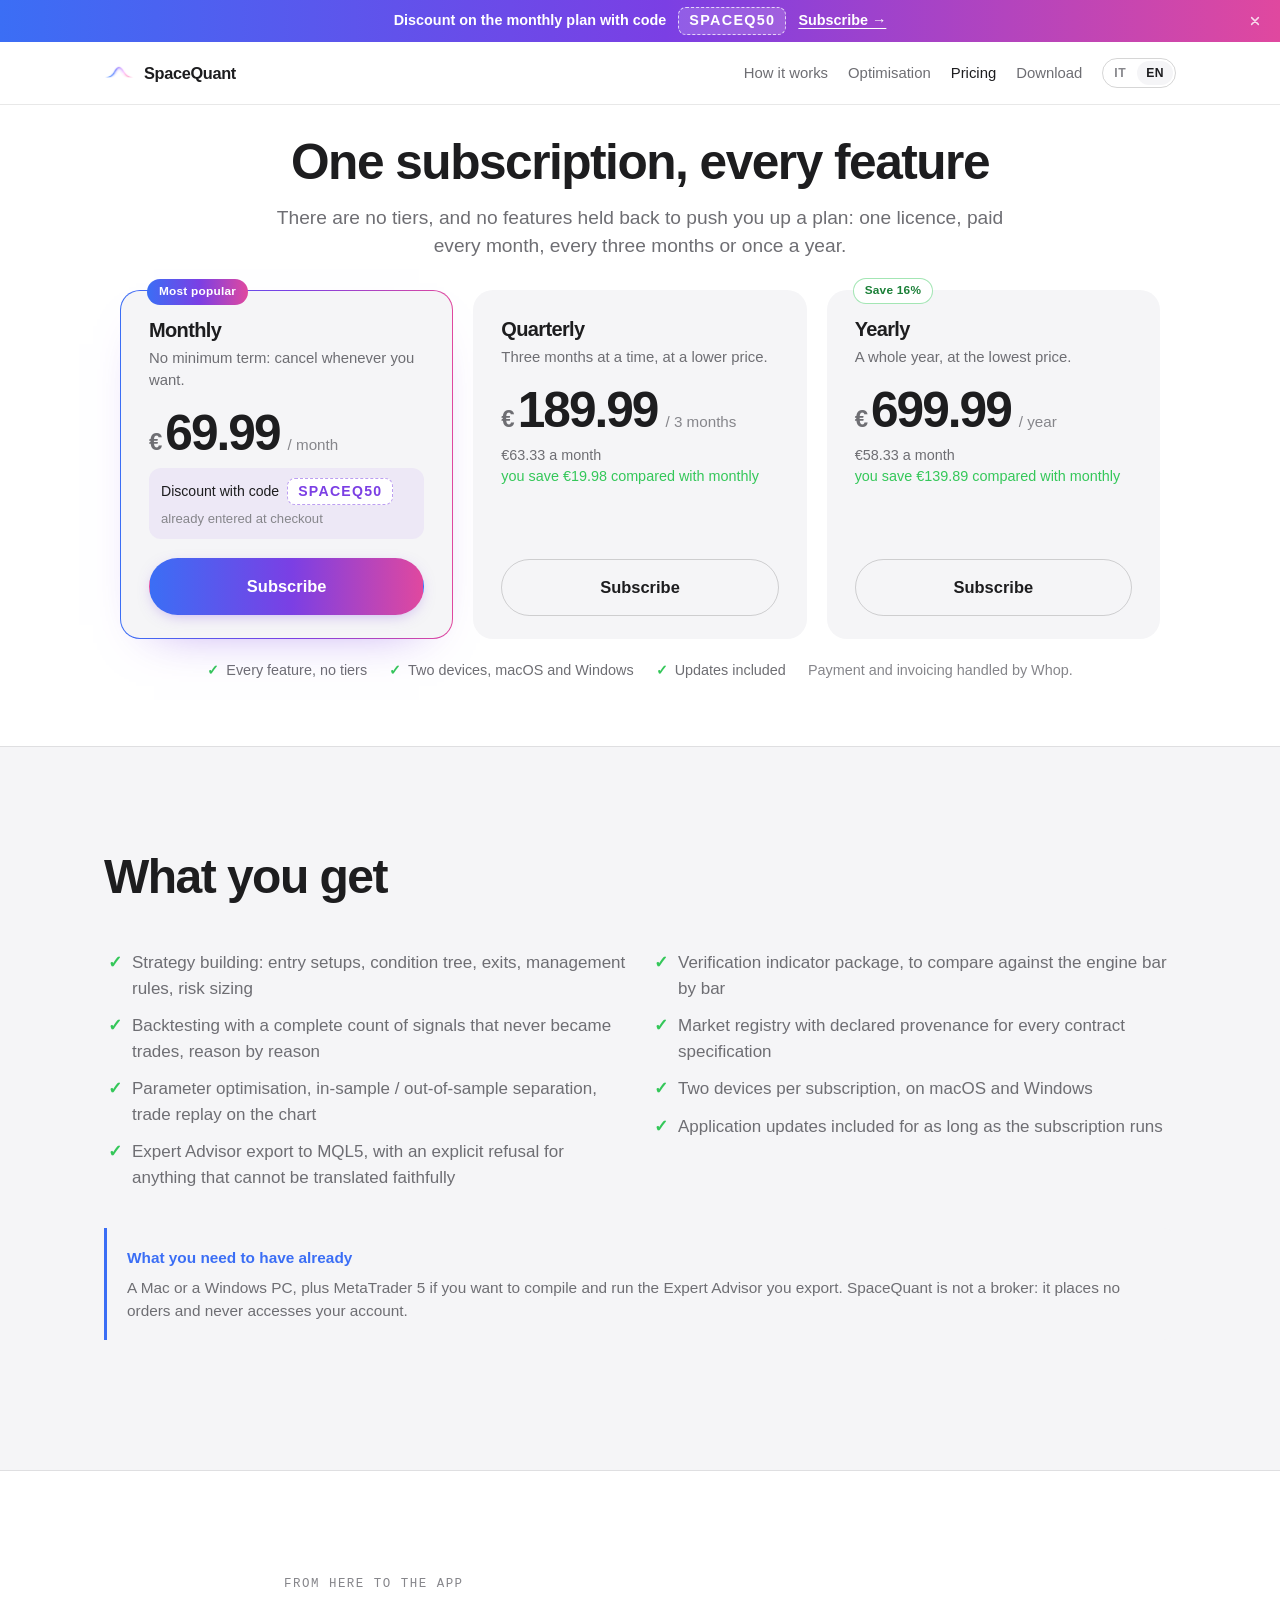
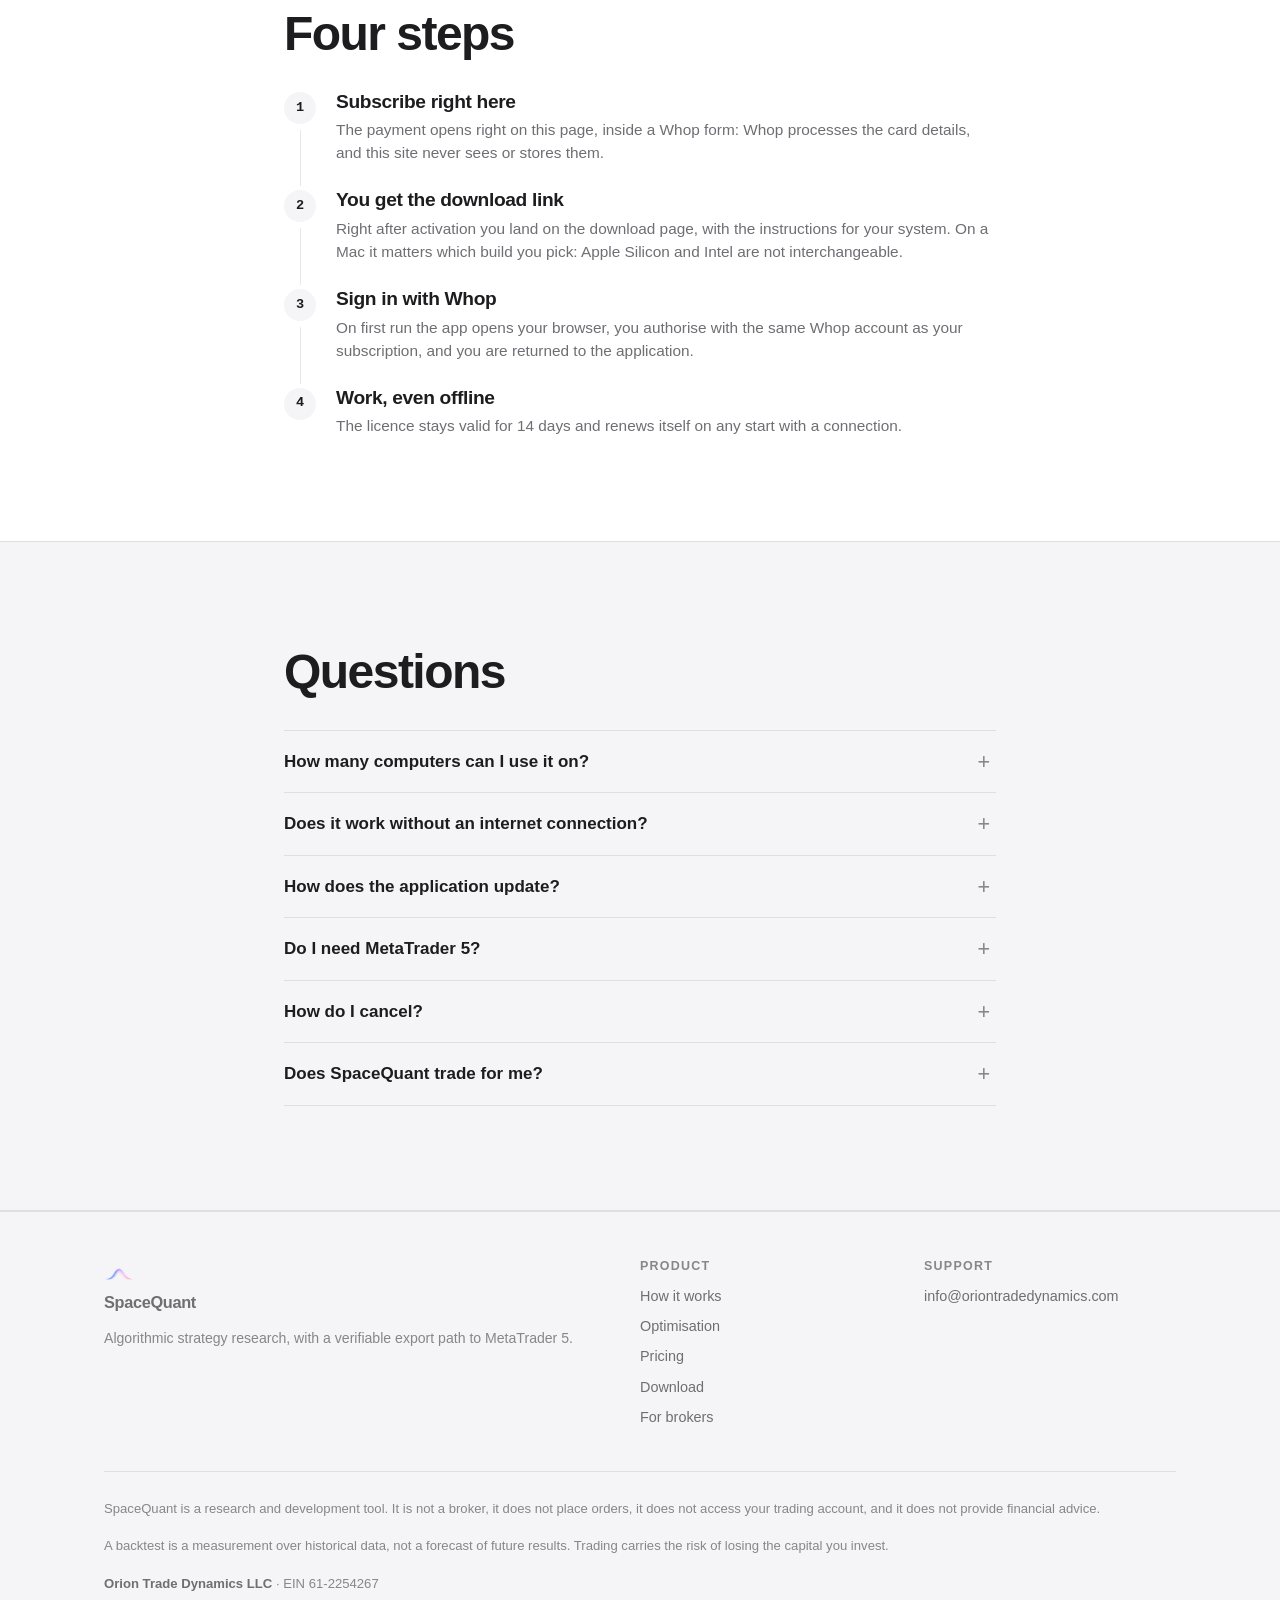
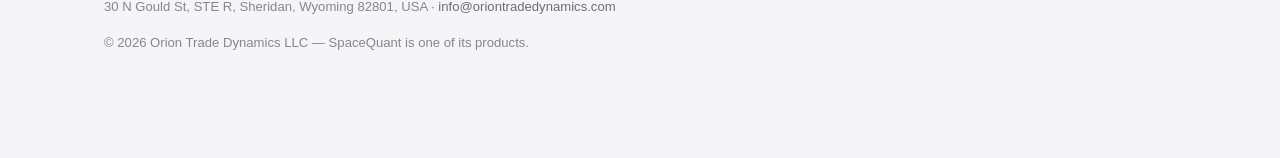
<file: richiedi.html>
<!DOCTYPE html>
<html lang="it">
<head>
<meta charset="utf-8">
<meta name="viewport" content="width=device-width, initial-scale=1">
<title>Abbonamento — SpaceQuant</title>
<!-- Il questionario d'accesso non c'è più (ottobre 2026): ci si abbona
     direttamente dalla pagina dell'abbonamento. L'indirizzo resta perché il
     link è circolato — messaggi, profili, codici QR — e chi lo apre deve
     arrivare all'abbonamento, non a una pagina d'errore. Su GitHub Pages un
     reindirizzamento vero (dal server) non si può fare: questo è il modo.
     Nessun file esterno, come la 404: è una pagina che non deve rompersi. -->
<meta http-equiv="refresh" content="0; url=pricing.html">
<meta name="robots" content="noindex">
<script>location.replace('pricing.html');</script>
</head>
<body>
<p><a href="pricing.html">SpaceQuant — Abbonamento</a></p>
</body>
</html>
</file>
<file: assets/style.css>
/* =============================================================================
   SpaceQuant — sistema di stile del sito di marketing
   Dark-first: il marchio vive su fondo nero (la curva a particelle del logo).
   Nessuna dipendenza esterna — nessun font remoto, nessun CDN.
   ============================================================================= */

/* --- 1. Token ------------------------------------------------------------
   Il sito vive su bianco; l'unica zona scura è l'applicazione ricostruita
   nella sequenza d'apertura, che è scura perché lo è davvero.
   ------------------------------------------------------------------------- */
:root {
  --bg:        #ffffff;
  --bg-soft:   #f5f5f7;
  --surface:   #ffffff;
  --surface-2: #f5f5f7;
  --border:    rgba(0, 0, 0, .09);
  --border-2:  rgba(0, 0, 0, .16);

  --text: #1d1d1f;
  --t2:   #6e6e73;
  --t3:   #86868b;

  --blue:    #3b6ef5;
  --violet:  #7b3fe4;
  --magenta: #e0489f;

  --green: #34c759;
  --amber: #c77700;
  --red:   #e03131;

  /* Le candele del grafico: gli stessi valori del tema scuro dell'app */
  --candle-up:   #4ade80;
  --candle-down: #f87171;

  --grad: linear-gradient(90deg, #3b6ef5 0%, #7b3fe4 52%, #e0489f 100%);

  --r:   12px;
  --r-l: 18px;

  --mono: ui-monospace, SFMono-Regular, "SF Mono", Menlo, Consolas, monospace;
  --sans: -apple-system, BlinkMacSystemFont, "SF Pro Display", "SF Pro Text",
          "Helvetica Neue", Helvetica, Arial, sans-serif;

  --wrap: 1120px;
  --wrap-narrow: 760px;

  /* Altezza dell'intestazione. È una variabile perché la sequenza d'apertura
     deve risalire esattamente di tanto per partire dal bordo dello schermo. */
  --header-h: 62px;

  --ease: cubic-bezier(.4, 0, .2, 1);
}

/* --- 2. Base ------------------------------------------------------------- */
*, *::before, *::after { box-sizing: border-box; }

html { scroll-behavior: smooth; -webkit-text-size-adjust: 100%; }

body {
  margin: 0;
  background: var(--bg);
  color: var(--text);
  font-family: var(--sans);
  font-size: 17px;
  line-height: 1.5;
  -webkit-font-smoothing: antialiased;
  overflow-x: hidden;
}

h1, h2, h3, h4 { line-height: 1.08; margin: 0 0 .5em; font-weight: 600; letter-spacing: -.022em; }
h1 { font-size: clamp(2.6rem, 7vw, 5rem); letter-spacing: -.04em; }
h2 { font-size: clamp(1.9rem, 4.2vw, 3rem); letter-spacing: -.032em; }
h3 { font-size: 1.2rem; letter-spacing: -.018em; }
p  { margin: 0 0 1.1em; color: var(--t2); }
a  { color: var(--blue); text-decoration: none; }
a:hover { text-decoration: underline; }
strong { color: var(--text); font-weight: 620; }
code, kbd, samp { font-family: var(--mono); font-size: .9em; }
img { max-width: 100%; height: auto; display: block; }
hr { border: 0; border-top: 1px solid var(--border); margin: 3rem 0; }

/* L'attributo `hidden` deve avere sempre l'ultima parola. Senza questa riga,
   qualunque regola d'autore con un `display` esplicito (.plan-price, .cap, i
   pannelli…) lo sovrascrive, perché una regola del foglio di stile batte quella
   del browser: l'elemento resta a schermo pur essendo marcato nascosto. */
[hidden] { display: none !important; }

::selection { background: rgba(123, 63, 228, .18); }

:focus-visible {
  outline: 2px solid var(--blue);
  outline-offset: 3px;
  border-radius: 4px;
}

/* --- 3. Impaginazione ---------------------------------------------------- */
.wrap        { max-width: var(--wrap); margin: 0 auto; padding: 0 24px; }
.wrap-narrow { max-width: var(--wrap-narrow); margin: 0 auto; padding: 0 24px; }

section { padding: clamp(3.5rem, 9vw, 6.5rem) 0; }
section.tight { padding: clamp(2.5rem, 6vw, 4rem) 0; }
.bg-soft { background: var(--bg-soft); border-block: 1px solid var(--border); }

.eyebrow {
  font-family: var(--mono);
  font-size: .78rem;
  letter-spacing: .12em;
  text-transform: uppercase;
  color: var(--t3);
  margin-bottom: .9rem;
}

.lead { font-size: clamp(1.1rem, 1.9vw, 1.35rem); color: var(--t2); line-height: 1.45; }

.grid { display: grid; gap: 20px; }
/* Una colonna non si allarga oltre lo schermo per una riga che non va a capo
   (i comandi di verifica in download.html): la riga scorre nel suo riquadro. */
.grid > * { min-width: 0; }
@media (min-width: 720px) {
  .grid-2 { grid-template-columns: repeat(2, 1fr); }
  .grid-3 { grid-template-columns: repeat(3, 1fr); }
}

/* --- 4. Header ----------------------------------------------------------- */
.site-header {
  position: sticky; top: 0; z-index: 50;
  background: rgba(255, 255, 255, .72);
  backdrop-filter: saturate(180%) blur(20px);
  border-bottom: 1px solid var(--border);
}
.site-header .wrap {
  display: flex; align-items: center; gap: 22px;
  height: var(--header-h);
}
/* ⚠️ Marchio e voci del menu NON si restringono e NON vanno a capo. Prima il
   marchio poteva stringersi sotto la sua scritta, e la scritta non spariva:
   usciva dal riquadro e finiva sopra la voce accanto («SpaceQuantAbbonamento»
   su iPhone Pro Max, 440 px), mentre a 320 px il logo si schiacciava a zero.
   Lo spazio si ricava solo con le soglie qui sotto e nella sezione 18. */
.brand {
  display: flex; align-items: center; gap: 10px; flex-shrink: 0;
  color: var(--text); font-weight: 640; letter-spacing: -.02em;
  text-decoration: none; font-size: 1.02rem;
}
.brand:hover { text-decoration: none; }
.brand img { width: 30px; height: 30px; border-radius: 7px; flex-shrink: 0; }

.nav { display: flex; align-items: center; gap: 20px; margin-left: auto; }
.nav a { color: var(--t2); font-size: .93rem; white-space: nowrap; }
.nav a:hover { color: var(--text); text-decoration: none; }
.nav a[aria-current="page"] { color: var(--text); }

/* Selettore di lingua */
.lang {
  display: inline-flex; align-items: center;
  border: 1px solid var(--border-2); border-radius: 999px;
  padding: 2px; gap: 2px;
}
.lang button {
  font: inherit; font-size: .76rem; font-weight: 600;
  letter-spacing: .04em;
  background: none; border: 0; color: var(--t3);
  padding: 3px 9px; border-radius: 999px; cursor: pointer;
  transition: color .15s, background .15s;
}
.lang button:hover { color: var(--text); }
.lang button[aria-pressed="true"] { background: var(--surface-2); color: var(--text); }

/* A 701–760 px «Come funziona» andava a capo: le quattro voci più il nome
   chiedono circa 730 px in italiano. */
@media (max-width: 800px) {
  .nav { gap: 14px; }
  .nav a.hide-sm { display: none; }
}
/* Telefoni stretti, o col testo ingrandito (su Android lo zoom del sistema
   restringe la pagina: un 360 px al 115% diventa 313). */
@media (max-width: 380px) {
  .site-header .wrap { gap: 12px; padding: 0 16px; }
  .nav { gap: 10px; }
  .nav a { font-size: .88rem; }
  .lang button { padding: 3px 7px; }
}
@media (max-width: 330px) {
  .nav { gap: 8px; }
  .nav a { font-size: .82rem; }
  .lang button { padding: 2px 5px; }
}

/* --- 5. Bottoni ---------------------------------------------------------- */
.btn {
  display: inline-flex; align-items: center; justify-content: center;
  gap: 9px;
  font: inherit; font-size: .97rem; font-weight: 600;
  padding: 11px 22px;
  border-radius: 980px;
  border: 1px solid transparent;
  cursor: pointer;
  text-decoration: none;
  transition: transform .12s, box-shadow .2s, background .2s, border-color .2s;
  white-space: nowrap;
}
.btn:hover { text-decoration: none; transform: translateY(-1px); }
.btn:active { transform: translateY(0); }

.btn-primary {
  background: var(--grad);
  color: #fff;
  box-shadow: 0 4px 16px -6px rgba(123, 63, 228, .5);
}
.btn-primary:hover { box-shadow: 0 8px 24px -8px rgba(123, 63, 228, .65); }

.btn-solid { background: var(--text); color: var(--bg); }
.btn-solid:hover { background: #fff; }

.btn-ghost {
  background: transparent; color: var(--text);
  border-color: var(--border-2);
}
.btn-ghost:hover { background: var(--surface-2); }

.btn-lg { font-size: 1.03rem; padding: 15px 28px; }
.btn-sm { font-size: .87rem; padding: 8px 15px; }
.btn-block { width: 100%; }

.btn-row { display: flex; flex-wrap: wrap; gap: 12px; align-items: center; }

/* --- 6. Card ------------------------------------------------------------- */
.card {
  background: var(--bg-soft);
  border: 0;
  border-radius: var(--r-l);
  padding: 30px;
}
.card h3 { margin-bottom: .45em; }
.card p:last-child { margin-bottom: 0; }

.card-accent { position: relative; overflow: hidden; }
.card-accent::before {
  content: ""; position: absolute; inset: 0 0 auto 0; height: 2px;
  background: var(--grad);
}

/* --- 7. Riquadri di nota ------------------------------------------------- */
.note {
  border: 0;
  border-left: 3px solid var(--border-2);
  border-radius: 0 var(--r) var(--r) 0;
  background: var(--bg-soft);
  padding: 18px 20px;
  margin: 1.6rem 0;
  font-size: .96rem;
}
.note p:last-child { margin-bottom: 0; }
.note-title {
  display: flex; align-items: center; gap: 8px;
  font-weight: 640; color: var(--text); margin-bottom: .5em;
}
.note-warn  { border-left-color: var(--amber); }
.note-warn  .note-title { color: var(--amber); }
.note-info  { border-left-color: var(--blue); }
.note-info  .note-title { color: var(--blue); }
.note-ok    { border-left-color: var(--green); }
.note-ok    .note-title { color: var(--green); }

/* --- 8. Tipografia di supporto ------------------------------------------- */
.quote {
  font-size: clamp(1.35rem, 3.2vw, 1.95rem);
  line-height: 1.35;
  font-weight: 620;
  letter-spacing: -.025em;
  color: var(--text);
  margin: 0 0 1.2em;
}
.gradient-text {
  background: var(--grad);
  -webkit-background-clip: text; background-clip: text;
  color: transparent;
}

.mono-label {
  font-family: var(--mono);
  font-size: .8rem;
  color: var(--t3);
}

/* Blocco a larghezza fissa per output tecnico */
.pre {
  font-family: var(--mono);
  font-size: .84rem;
  line-height: 1.7;
  background: var(--bg-soft);
  border: 1px solid var(--border);
  border-radius: var(--r);
  padding: 16px 18px;
  overflow-x: auto;
  color: var(--t2);
  white-space: pre;
}
.pre .hl { color: var(--text); font-weight: 600; }
.pre .ok { color: var(--green); }
.pre .no { color: var(--red); }
.pre .am { color: var(--amber); }

/* --- 9. Tabelle ---------------------------------------------------------- */
.table-wrap { overflow-x: auto; border: 1px solid var(--border); border-radius: var(--r-l); }
table { border-collapse: collapse; width: 100%; font-size: .93rem; min-width: 520px; }
th, td { text-align: left; padding: 13px 16px; border-bottom: 1px solid var(--border); }
th { color: var(--t3); font-weight: 600; font-size: .8rem; text-transform: uppercase; letter-spacing: .06em; }
tr:last-child td { border-bottom: 0; }
td { color: var(--t2); }
td strong { color: var(--text); }

/* --- 10. Elenchi --------------------------------------------------------- */
.list { list-style: none; padding: 0; margin: 0; }
.list li {
  position: relative;
  padding-left: 28px;
  margin-bottom: .7em;
  color: var(--t2);
}
.list li::before {
  content: ""; position: absolute; left: 8px; top: .62em;
  width: 6px; height: 6px; border-radius: 50%;
  background: var(--violet);
}
.list-check li::before {
  content: "✓";
  left: 4px; top: 0; width: auto; height: auto;
  background: none; color: var(--green); font-weight: 700;
}
.list-no li::before {
  content: "✕";
  left: 4px; top: 0; width: auto; height: auto;
  background: none; color: var(--t3); font-weight: 700;
}

/* --- 11. Footer ---------------------------------------------------------- */
.site-footer {
  border-top: 1px solid var(--border);
  background: var(--bg-soft);
  padding: 48px 0 40px;
  font-size: .9rem;
}
.footer-grid {
  display: grid; gap: 32px;
  grid-template-columns: 1fr;
  margin-bottom: 34px;
}
@media (min-width: 720px) { .footer-grid { grid-template-columns: 2fr 1fr 1fr; } }
.footer-grid h4 {
  font-size: .78rem; text-transform: uppercase; letter-spacing: .1em;
  color: var(--t3); font-weight: 600; margin-bottom: 1em;
}
.footer-grid a { display: block; color: var(--t2); margin-bottom: .6em; }
.footer-grid a:hover { color: var(--text); text-decoration: none; }
.disclaimer {
  border-top: 1px solid var(--border);
  padding-top: 26px;
  color: var(--t3);
  font-size: .82rem;
  line-height: 1.7;
}
.disclaimer p { color: var(--t3); }
.disclaimer p:last-child { margin-bottom: 0; }

/* --- 12. Utility --------------------------------------------------------- */
.center     { text-align: center; }
.mb-0       { margin-bottom: 0; }
.mt-3       { margin-top: 3rem; }
.hidden     { display: none !important; }
.text-small { font-size: .88rem; }
.t3         { color: var(--t3); }

.sr-only {
  position: absolute; width: 1px; height: 1px;
  padding: 0; margin: -1px; overflow: hidden;
  clip: rect(0, 0, 0, 0); white-space: nowrap; border: 0;
}

/* Avviso di configurazione mancante — visibile solo finché config.js
   contiene un segnaposto. Non deve mai finire in produzione. */
.todo-flag {
  display: inline-block;
  font-family: var(--mono); font-size: .74rem; font-weight: 600;
  background: rgba(251, 191, 36, .13);
  border: 1px dashed var(--amber);
  color: var(--amber);
  padding: 2px 8px; border-radius: 5px;
  letter-spacing: .02em;
}

@media (prefers-reduced-motion: reduce) {
  html { scroll-behavior: auto; }
  *, *::before, *::after {
    animation-duration: .01ms !important;
    transition-duration: .01ms !important;
  }
}

/* =============================================================================
   13. HOME — hero e statistiche
   ============================================================================= */

.hero-lead { max-width: 640px; }
.hero-cta  { margin-top: 2rem; }

/* --- Statistiche della misura -------------------------------------------- */
.stat-row {
  display: grid; gap: 16px;
  grid-template-columns: repeat(auto-fit, minmax(150px, 1fr));
  margin: 2.2rem 0;
}
.stat {
  background: var(--surface);
  border: 1px solid var(--border);
  border-radius: var(--r-l);
  padding: 22px;
  text-align: center;
}
.stat-n {
  font-size: clamp(1.7rem, 4vw, 2.3rem);
  font-weight: 680;
  letter-spacing: -.03em;
  line-height: 1.1;
  background: var(--grad);
  -webkit-background-clip: text; background-clip: text;
  color: transparent;
}
.stat-l {
  margin: .5em 0 0;
  font-size: .84rem;
  color: var(--t3);
  text-transform: uppercase;
  letter-spacing: .06em;
}

/* =============================================================================
   14. APERTURA CINEMATICA
   -----------------------------------------------------------------------------
   La pista (.cine-track) è alta più schermate: è lo spazio di scorrimento che
   la sequenza consuma. La scena (.cine-stage) resta ferma in vista e cambia
   soltanto il proprio contenuto.

   Le proprietà animate passano tutte da variabili impostate da cinema.js:
     --veil   quanto l'applicazione è velata dietro al titolo d'apertura
     --frame  quanto è comparso il portatile (0 = si guarda dentro lo schermo)
     --light  quanto il fondo è passato dal nero dell'app al bianco della pagina
     --logo   quanto è comparso il marchio dietro al portatile
     --w      larghezza di riferimento della scena: ogni misura del portatile è
              una frazione di questa, così il disegno resta proporzionato a
              qualunque dimensione
   ============================================================================= */

.cine {
  position: relative;
  --veil: 1;
  --frame: 0;
  --light: 0;
  --logo: 0;
  --w: 1180px;

  /* La striscia bianca sopra la scena era la somma di due cose, e servivano
     entrambe le correzioni:
       · l'intestazione è `sticky`, quindi resta nel flusso e occupa la sua
         altezza (più il filo del bordo) anche mentre è fuori campo → si risale
         esattamente di tanto;
       · questa è una `section`, e le sezioni hanno un respiro verticale che qui
         non ha senso: la scena è a tutto schermo, non un blocco di contenuto.
     Il primo fotogramma è quello che si vede appena aperta la pagina: deve
     partire dal bordo dello schermo. */
  margin-top: calc((var(--header-h) + 1px) * -1);
  padding: 0;
}
.cine-track { height: 700vh; position: relative; }

.cine-stage {
  position: sticky;
  top: 0;
  height: 100vh;
  overflow: hidden;
  display: flex;
  align-items: center;
  justify-content: center;
}

/* Il fondo: nero mentre si è dentro l'applicazione, bianco quando la si vede
   da fuori. Il passaggio avviene con il comparire del portatile. */
.cine-bg {
  position: absolute; inset: 0;
  background: #000;
  z-index: 0;
}
.cine-bg::after {
  content: "";
  position: absolute; inset: 0;
  background: #fff;
  opacity: var(--light);
}

/* Il marchio, dietro al portatile.
   La curva a particelle occupa tutto lo schermo; il nome invece va in alto,
   dove il portatile non lo copre — al centro sarebbe dietro allo schermo e
   non si vedrebbe affatto.

   Il PNG è RITAGLIATO sulla curva (lo produce tools/make-watermark.py), quindi
   qui non c'è niente da compensare: l'immagine è il disegno, e si colloca come
   qualunque altra. Prima era quadrata con due terzi di vuoto attorno, e per
   metterla al posto giusto servivano due numeri misurati a mano, ripetuti qui e
   in cinema.js — che è esattamente il genere di cosa che si scolla in silenzio.

   La larghezza è **tre quarti della pagina**, e non è una misura scelta a
   occhio fra tante: debordando dai lati il marchio diventava una texture di
   fondo, e una texture non si guarda. Contenuto entro la colonna della pagina
   torna a essere un oggetto — è la differenza fra riempire e presentare. */
.cine-logo {
  position: absolute;
  inset: 0;
  opacity: var(--logo);
  z-index: 1;
  pointer-events: none;
}
.cine-logo img {
  position: absolute;
  left: 50%; top: 58%;
  width: 75vw;
  max-width: none;
  mix-blend-mode: multiply;
  transform: translate(-50%, -50%) scale(calc(.92 + var(--logo) * .08));
}
/* Il nome sta sopra al marchio, non a filo di pagina: appoggiato in alto era
   una didascalia dell'intestazione, e fra lui e la macchina restava un vuoto
   che non apparteneva a nessuno dei due. Sceso, i tre pezzi — nome, curva,
   prodotto — tornano a essere un blocco solo. */
.cine-logo-word {
  position: absolute;
  left: 0; right: 0;
  top: 11.5vh;
  text-align: center;
  font-size: clamp(2.2rem, 6.4vw, 5.4rem);
  font-weight: 600;
  letter-spacing: -.05em;
  color: var(--text);
  transform: translateY(calc((1 - var(--logo)) * 24px));
}

/* --- titolo d'apertura ---------------------------------------------------- */
.cine-title {
  position: absolute;
  inset: 0;
  z-index: 12;
  display: flex;
  align-items: center;
  will-change: opacity, transform;
  color: #fff;
}
.cine-title .wrap { width: 100%; max-width: 1000px; text-align: center; }
.cine-title h1 {
  color: #fff;
  font-size: clamp(2.7rem, 7.6vw, 6rem);
  font-weight: 600;
  letter-spacing: -.045em;
  line-height: 1.03;
  margin-bottom: .6em;
}
.cine-title .btn-row { justify-content: center; }

.cine-hint {
  margin: 3rem 0 0;
  font-size: .8rem;
  letter-spacing: .02em;
  color: rgba(255, 255, 255, .5);
  display: flex; align-items: center; justify-content: center; gap: 10px;
}
.cine-hint-arrow {
  width: 1px; height: 26px;
  background: linear-gradient(rgba(255, 255, 255, .5), transparent);
  animation: hintDrop 2s ease-in-out infinite;
}
@keyframes hintDrop {
  0%, 100% { transform: translateY(0);   opacity: .35; }
  50%      { transform: translateY(7px); opacity: 1; }
}

/* --- la camera ------------------------------------------------------------ */
.cine-zoom {
  position: relative;
  z-index: 2;
  width: var(--w);
  transform-origin: center center;
  will-change: transform;
}

/* =============================================================================
   IL PORTATILE
   Alluminio: tre gradienti sovrapposti — corpo, riflesso del bordo superiore e
   ombra propria. Ogni misura è una frazione di --w, così resta proporzionato.
   ============================================================================= */

.mac { position: relative; }

/* L'ombra d'ambiente: una macchia larga e appena accennata sotto la macchina.
   Non serve a farla sembrare più scura, serve a farla stare in un posto —
   senza, il portatile è ritagliato e incollato sul bianco. Sta a z-index 0 e
   tutto il resto della macchina sopra, così non vela lo schermo. */
.mac::after {
  content: "";
  position: absolute;
  left: 50%; bottom: calc(var(--w) * -.022);
  width: 132%;
  height: calc(var(--w) * .08);
  transform: translateX(-50%);
  background: radial-gradient(50% 50% at 50% 50%,
              rgba(0, 0, 0, .19) 0%, rgba(0, 0, 0, .09) 42%, rgba(0, 0, 0, 0) 72%);
  opacity: var(--frame);
  pointer-events: none;
  z-index: 0;
}

.mac-lid {
  position: relative;
  z-index: 1;
  /* Il bordo della scocca cresce insieme a lei: a scena piena non deve esserci
     alcuna cornice attorno all'applicazione. Sottile: su un portatile vero la
     cornice è un filo, e una spessa fa subito finto. */
  padding: calc(var(--w) * .0055 * var(--frame));
  border-radius: calc(var(--w) * .012 * var(--frame));
}
/* ⚠️ L'alluminio è uno strato SOTTO lo schermo, non il contenitore dello
   schermo: mettere `opacity` sul genitore farebbe sparire anche l'applicazione
   che gli sta dentro — e la scena resterebbe nera senza un solo errore. */
.mac-lid::before {
  content: "";
  position: absolute;
  inset: 0;
  border-radius: inherit;
  background:
    linear-gradient(158deg, #fafafb 0%, #dcdce0 26%, #c3c3c8 52%, #d8d8dc 74%, #aeaeb3 100%);
  box-shadow:
    inset 0 0 0 1px rgba(255, 255, 255, .55),
    inset 0 calc(var(--w) * -.0015) 0 rgba(0, 0, 0, .18),
    0 calc(var(--w) * .018) calc(var(--w) * .055) rgba(0, 0, 0, .22);
  opacity: var(--frame);
  z-index: 0;
}
.mac-screen {
  position: relative;
  z-index: 1;
  aspect-ratio: var(--ar, 16 / 10);
  background: #000;
  border-radius: calc(var(--w) * .006 * var(--frame));
  overflow: hidden;
}
.mac-camera {
  position: absolute;
  top: calc(var(--w) * .0035);
  left: 50%;
  width: calc(var(--w) * .0035);
  height: calc(var(--w) * .0035);
  border-radius: 50%;
  background: #1b1b1e;
  transform: translateX(-50%);
  opacity: var(--frame);
  z-index: 6;
}

/* Il corpo, visto di fronte: è uno spessore, non una riga. Sottile com'era,
   con la cornice dello schermo ridotta spariva quasi del tutto e la macchina
   sembrava un pannello appoggiato per aria. */
.mac-base {
  position: relative;
  z-index: 1;
  /* ⚠️ L'altezza cresce con `--frame`, non è fissa. Il corpo sta nel flusso:
     tenendolo alto anche a scena piena — dove è invisibile, perché l'opacità è
     zero — ruberebbe quello spazio all'applicazione, che così non riempirebbe
     più lo schermo. Non si vede come una striscia: si vede come un pannello
     appena più piccolo della vista, ed è più difficile da attribuire. */
  height: calc(var(--w) * .024 * var(--frame));
  width: 108%;
  margin-left: -4%;
  background:
    linear-gradient(#e4e4e8 0%, #cdcdd3 26%, #b0b0b7 62%, #909097 88%, #7e7e85 100%);
  border-radius: 0 0 calc(var(--w) * .006) calc(var(--w) * .006);
  opacity: var(--frame);
  box-shadow:
    inset 0 1px 0 rgba(255, 255, 255, .7),
    0 calc(var(--w) * .012) calc(var(--w) * .03) rgba(0, 0, 0, .18);
  clip-path: polygon(0 0, 100% 0, 99% 100%, 1% 100%);
}
/* cerniera: la striscia scura appena sotto lo schermo */
.mac-hinge {
  position: absolute;
  top: 0; left: 6%; right: 6%;
  height: calc(var(--w) * .004);
  background: linear-gradient(#8b8b91, #6f6f75);
}
/* incavo per aprire il coperchio */
.mac-notch {
  position: absolute;
  top: 0; left: 50%;
  width: calc(var(--w) * .075);
  height: calc(var(--w) * .009);
  transform: translateX(-50%);
  background: #a9a9af;
  border-radius: 0 0 calc(var(--w) * .007) calc(var(--w) * .007);
}

/* I piedini di gomma. Sono la sola cosa nera della macchina, e bastano loro a
   dire che poggia su un piano invece di galleggiare. */
.mac-foot {
  position: absolute;
  bottom: calc(var(--w) * -.0055 * var(--frame));
  width: calc(var(--w) * .055);
  height: calc(var(--w) * .006 * var(--frame));
  background: linear-gradient(#3d3d44 0%, #1c1c20 55%, #101013 100%);
  border-radius: 0 0 calc(var(--w) * .0022) calc(var(--w) * .0022);
  opacity: var(--frame);
  z-index: 1;
}
.mac-foot-l { left: 7%; }
.mac-foot-r { right: 7%; }

/* --- l'applicazione ------------------------------------------------------- */
.app {
  position: absolute;
  inset: 0;
  display: flex;
  flex-direction: column;
  background: #0a0a0d;
  overflow: hidden;
}
/* velo che tiene indietro l'app finché il titolo è in campo */
.app::after {
  content: "";
  position: absolute; inset: 0;
  background: #000;
  opacity: calc(var(--veil) * .78);
  pointer-events: none;
  z-index: 8;
}

.app-bar {
  display: flex; align-items: center; gap: calc(var(--w) * .006);
  padding: 0 calc(var(--w) * .008);
  height: calc(var(--w) * .028);
  flex: 0 0 auto;
  background: #131319;
  border-bottom: 1px solid #23232b;
  font-size: calc(var(--w) * .0088);
  color: #a6a8b6;
  white-space: nowrap;
  overflow: hidden;
}
.app-sel, .app-btn {
  border: 1px solid #2e2e38;
  border-radius: calc(var(--w) * .0035);
  padding: calc(var(--w) * .0026) calc(var(--w) * .0062);
  background: #191920;
}
.app-sel { color: #eceef4; }
.app-btn-on { border-color: #3b6fc4; color: #a8cfff; background: #16233a; }

.app-body { flex: 1; display: flex; min-height: 0; }

/* Barra degli strumenti di disegno: le icone sono iniettate da cinema.js */
.app-side {
  flex: 0 0 calc(var(--w) * .026);
  background: #0e0e13;
  border-right: 1px solid #23232b;
  padding: calc(var(--w) * .004) 0;
  display: flex; flex-direction: column; align-items: center;
  gap: calc(var(--w) * .0035);
}
.app-side svg {
  width: calc(var(--w) * .0125);
  height: calc(var(--w) * .0125);
  padding: calc(var(--w) * .0022);
  box-sizing: content-box;
  border-radius: calc(var(--w) * .003);
  stroke: #8b8d99;
  fill: none;
  stroke-width: 1.6;
  stroke-linecap: round;
  stroke-linejoin: round;
}
.app-side svg.on { background: #2f5fa8; stroke: #fff; }

.app-chart { position: relative; flex: 1; min-width: 0; }
.app-chart canvas { display: block; width: 100%; height: 100%; position: absolute; inset: 0; }
#chart-back  { z-index: 1; }
#chart-front { z-index: 3; pointer-events: none; }

/* --- didascalie: a tutto schermo, fra i due strati del grafico ------------ */
.cine-captions {
  position: absolute;
  inset: 0;
  z-index: 2;
  pointer-events: none;
}
.cap {
  position: absolute;
  inset: 0;
  display: flex;
  flex-direction: column;
  align-items: center;
  justify-content: center;
  text-align: center;
  padding: 0 8%;
  will-change: opacity, transform;
}
.cap h2 {
  color: #fff;
  font-size: calc(var(--w) * .052);
  font-weight: 600;
  letter-spacing: -.04em;
  line-height: 1.05;
  margin: 0 0 calc(var(--w) * .012);
  text-shadow: 0 calc(var(--w) * .004) calc(var(--w) * .03) rgba(0, 0, 0, .55);
}
.cap p {
  color: rgba(255, 255, 255, .72);
  font-size: calc(var(--w) * .0165);
  line-height: 1.4;
  max-width: calc(var(--w) * .52);
  margin: 0;
  text-shadow: 0 calc(var(--w) * .002) calc(var(--w) * .02) rgba(0, 0, 0, .5);
}

/* --- pannelli delle capacità ---------------------------------------------- */
.panel {
  position: absolute;
  top: calc(var(--w) * .012); right: calc(var(--w) * .012);
  width: calc(var(--w) * .2);
  background: rgba(14, 14, 19, .92);
  border: 1px solid #2b2b35;
  border-radius: calc(var(--w) * .006);
  padding: calc(var(--w) * .009);
  font-size: calc(var(--w) * .0085);
  color: #a6a8b6;
  backdrop-filter: blur(8px);
  z-index: 4;
}
.panel-head {
  display: flex; align-items: center; justify-content: space-between;
  gap: 8px;
  color: #eceef4;
  font-weight: 600;
  margin-bottom: calc(var(--w) * .007);
}
.panel-num { font-family: var(--mono); color: #4ade80; font-variant-numeric: tabular-nums; }

.opt-grid { display: grid; grid-template-columns: repeat(11, 1fr); gap: calc(var(--w) * .002); }
.opt-grid i {
  display: block; aspect-ratio: 1;
  border-radius: calc(var(--w) * .0015);
  background: #22222a;
  opacity: .09;
}

.pf-svg { width: 100%; height: calc(var(--w) * .05); display: block; }
.pf-line { stroke-width: 1.6; vector-effect: non-scaling-stroke; }
.pf-1 { stroke: #4d8dff; } .pf-2 { stroke: #e0489f; } .pf-3 { stroke: #4ade80; }

.panel-mql { width: calc(var(--w) * .23); }
.mql-file { font-family: var(--mono); font-size: calc(var(--w) * .0082); color: #eceef4; }
.mql-code {
  margin: 0;
  font-family: var(--mono);
  font-size: calc(var(--w) * .0072);
  line-height: 1.8;
  color: #8fb8e8;
  white-space: pre;
  overflow: hidden;
  min-height: calc(var(--w) * .1);
}

/* --- avanzamento ---------------------------------------------------------- */
.cine-rail {
  position: absolute;
  left: 0; right: 0; bottom: 0;
  height: 2px;
  background: rgba(128, 128, 128, .18);
  z-index: 9;
  opacity: calc(1 - var(--logo));
}
.cine-rail-fill {
  display: block; height: 100%;
  background: var(--grad);
  transform-origin: left center;
  transform: scaleX(0);
}

/* --- L'intestazione resta fuori finché la sequenza non è finita -----------
   Il menu comparirebbe sopra la scena a tutto schermo: torna quando il
   portatile è a misura e comincia lo scorrimento normale. */
.header-hidden .site-header {
  opacity: 0;
  pointer-events: none;
  transform: translateY(-100%);
  transition: opacity .3s var(--ease), transform .35s var(--ease);
}
.site-header {
  transition: opacity .35s var(--ease), transform .4s var(--ease);
}

/* --- quando il movimento non è gradito ------------------------------------ */
/* Qui la scena non è più a tutto schermo: è una sezione come le altre, quindi
   l'intestazione torna a valere il suo spazio e riprende anche il respiro
   verticale delle sezioni. */
.cine-static { margin-top: 0; padding: clamp(3rem, 8vw, 6rem) 0 0; }
.cine-static .cine-track { height: auto; }
.cine-static .cine-stage {
  position: static;
  height: auto;
  display: block;
  padding: clamp(3rem, 8vw, 6rem) 0;
}
.cine-static .cine-bg { background: #fff; }
.cine-static .cine-title { position: static; display: block; color: var(--text); margin-bottom: 3rem; }
.cine-static .cine-title h1 { color: var(--text); }
.cine-static .cine-hint { display: none; }
.cine-static .cine-logo { display: none; }
.cine-static .cine-zoom { margin: 0 auto; max-width: 94vw; }
.cine-static .app::after { display: none; }
.cine-static .cine-captions {
  position: static;
  display: grid;
  gap: 16px;
  margin-top: 2.5rem;
  padding: 0 clamp(20px, 5vw, 60px);
}
.cine-static .cap {
  position: static;
  opacity: 1 !important;
  transform: none !important;
  display: block;
  text-align: left;
  padding: 0;
}
.cine-static .cap h2 { color: var(--text); font-size: 1.4rem; text-shadow: none; }
.cine-static .cap p  { color: var(--t2); font-size: 1rem; max-width: none; text-shadow: none; }
.cine-static .cine-rail { display: none; }
.cine-static .panel { display: none; }

@media (prefers-reduced-motion: reduce) {
  .cine { margin-top: 0; padding: clamp(3rem, 8vw, 6rem) 0 0; }
  .cine-track { height: auto; }
  .cine-stage { position: static; height: auto; display: block; }
  .cine-hint-arrow { animation: none; }
  .header-hidden .site-header { opacity: 1; transform: none; }
}

/* --- schermi piccoli ------------------------------------------------------
   ⚠️ Tutto ciò che sta dentro `.cine-zoom` viene poi RIMPICCIOLITO dalla scala
   della camera: su un telefono è circa 0,7×. Una misura scritta qui va quindi
   letta moltiplicata per quel fattore — è il motivo per cui i corpi di testo
   sembrano esagerati e a schermo non lo sono. Le misure fuori dallo zoom (il
   titolo d'apertura, il marchio) non subiscono nulla. */
@media (max-width: 820px) {
  .cine { --w: 560px; }
  .cine-track { height: 560vh; }

  .cap h2 { font-size: calc(var(--w) * .098); }
  .cap p  { font-size: calc(var(--w) * .036); max-width: 88%; line-height: 1.35; }
  .cap    { padding: 0 6%; }

  .panel { display: none; }

  /* La barra dell'applicazione: alta e leggibile, con le voci che non ci
     stanno tolte invece che tagliate a metà dal bordo. */
  .app-bar { height: calc(var(--w) * .042); font-size: calc(var(--w) * .019); }
  .app-sel:first-child { display: none; }
  .app-bar .hide-sm { display: none; }

  .app-side { flex-basis: calc(var(--w) * .042); }
  .app-side svg { width: calc(var(--w) * .021); height: calc(var(--w) * .021); }

  /* Stessi tre quarti di larghezza del desktop: la proporzione fra marchio e
     pagina è quella a dare il tono, e non cambia con lo schermo.
     Cambia dove si appoggia. La curva sta DIETRO al portatile, non sopra: il
     colmo spunta appena oltre il coperchio e le due code escono ai lati. Più in
     alto era un secondo oggetto sospeso sopra la macchina, e i due si
     guardavano invece di stare insieme. */
  .cine-logo img { top: 46%; }
  .cine-logo-word { top: 27vh; }
}

/* =============================================================================
   14b. SEZIONI DELLA HOME
   ============================================================================= */

.sec-head { max-width: 780px; margin: 0 auto clamp(2.5rem, 5vw, 4rem); text-align: center; }
.sec-head h2 { margin-bottom: .4em; }
.sec-head .lead { margin: 0; }

/* --- ottimizzazione in 3D ------------------------------------------------- */
/* I quattro riquadri restano a due a due a ogni larghezza, telefono compreso:
   incolonnarli spezza il confronto, che è l'unico motivo per cui sono quattro
   e non uno. Su schermo stretto si stringe la cornice, non la griglia. */
.opt3d-grid {
  display: grid;
  grid-template-columns: repeat(2, 1fr);
  gap: clamp(8px, 2vw, 26px);
}
.opt3d-cell {
  margin: 0;
  background: var(--bg-soft);
  border-radius: var(--r-l);
  padding: 20px 16px 8px;
  overflow: hidden;
}
.opt3d-cell figcaption {
  font-size: .82rem;
  font-weight: 590;
  letter-spacing: -.01em;
  color: var(--t2);
  text-align: center;
  margin-bottom: 6px;
}
.opt3d-canvas {
  display: block;
  width: 100%;
  aspect-ratio: 4 / 3;
}
.opt3d-note { text-align: center; margin-top: 1.6rem; }

/* ⚠️ Questo blocco va DOPO le regole qui sopra, e non è un dettaglio di stile:
   `@media` non aggiunge specificità. Stando prima — com'era — ogni riga qui
   dentro perdeva contro la stessa regola scritta più in basso, e il telefono si
   ritrovava la cornice del desktop attorno a un riquadro largo un terzo: 145 px
   di disegno dentro 177 di cella, in 4:3 invece che quadrato. Non lo segnalava
   niente: le regole erano scritte, sensate, e semplicemente non valevano. */
@media (max-width: 720px) {
  .opt3d .wrap { padding: 0 14px; }
  .opt3d-cell { padding: 12px 4px 2px; border-radius: 14px; }
  .opt3d-cell figcaption { font-size: .67rem; line-height: 1.25; margin-bottom: 2px; }
  .opt3d-canvas { aspect-ratio: 1 / 1; }
}

/* --- la misura ------------------------------------------------------------ */
.measure-big {
  font-size: clamp(4.5rem, 15vw, 10rem);
  line-height: 1;
  letter-spacing: -.055em;
  margin: 0 0 .1em;
}
.measure-cap {
  font-size: clamp(1.15rem, 2.4vw, 1.6rem);
  color: var(--text);
  letter-spacing: -.02em;
  margin-bottom: 1.6em;
}

/* --- il percorso in cinque passi ------------------------------------------ */
.flow {
  --flow-gap: clamp(14px, 2vw, 30px);
  display: grid;
  grid-template-columns: repeat(5, 1fr);
  gap: var(--flow-gap);
}
@media (max-width: 980px) { .flow { grid-template-columns: repeat(3, 1fr); } }
@media (max-width: 620px) { .flow { grid-template-columns: repeat(2, 1fr); } }

/* I passaggi si accendono uno dopo l'altro mentre si scorre: `--on` va da 0 a 1
   ed è scritto da assets/flow.js. Il valore di ripiego è 1, così senza
   JavaScript — o con animazioni ridotte — il gruppo è semplicemente lì. */
.flow-step {
  position: relative;
  opacity: calc(.12 + var(--on, 1) * .88);
  transform: translateY(calc((1 - var(--on, 1)) * 14px));
}
/* Il filo che unisce i numeri appartiene al passaggio da cui parte e si allunga
   con lui. Si vede solo quando i cinque stanno su una riga sola: altrimenti
   l'ultimo di ogni riga resterebbe con un tratto nel vuoto. */
.flow-step::after {
  content: "";
  position: absolute;
  left: 38px; right: calc(var(--flow-gap) * -1); top: 15px;
  height: 1px;
  background: var(--border-2);
  transform: scaleX(var(--on, 1));
  transform-origin: left center;
}
.flow-step:last-child::after { display: none; }
@media (max-width: 980px) { .flow-step::after { display: none; } }

@media (prefers-reduced-motion: reduce) {
  .flow-step { opacity: 1; transform: none; }
  .flow-step::after { transform: none; }
}

.flow-step h3 { margin: .5em 0 .3em; }
.flow-step p { font-size: .96rem; margin: 0; }
.flow-n {
  position: relative; z-index: 1;
  display: inline-flex; align-items: center; justify-content: center;
  width: 30px; height: 30px;
  border-radius: 50%;
  background: var(--text);
  color: #fff;
  font-size: .82rem;
  font-weight: 600;
  font-variant-numeric: tabular-nums;
  /* il numero arriva per ultimo, con un mezzo scatto */
  transform: scale(calc(.72 + var(--on, 1) * .28));
}
@media (prefers-reduced-motion: reduce) { .flow-n { transform: none; } }

/* =============================================================================
   14c. LE DUE COSE CHE IL PERCORSO NON DICE
   -----------------------------------------------------------------------------
   Che l'elenco degli indicatori è aperto, e che per scriverne uno non si è
   lasciati soli. Sono mostrate prima di essere raccontate: un pannello scuro,
   con la stessa grana dell'applicazione ricostruita nella scena d'apertura —
   così si legge come una schermata del prodotto, non come un'illustrazione.
   ============================================================================= */

.feat-pair {
  display: grid;
  gap: clamp(20px, 3vw, 34px);
  margin-top: clamp(3rem, 6vw, 5rem);
}
@media (min-width: 860px) { .feat-pair { grid-template-columns: 1fr 1fr; } }

.feat {
  background: var(--bg-soft);
  border-radius: 22px;
  padding: clamp(22px, 3vw, 32px);
  display: flex;
  flex-direction: column;
}
.feat h3 { font-size: clamp(1.15rem, 1.6vw, 1.4rem); margin: 0 0 .4em; }
.feat p  { font-size: .96rem; margin: 0; }

/* Il disegno viene prima del testo e si prende lo spazio: è lui a spiegare.
   Cresce fino a riempire il riquadro perché i due pannelli non sono alti
   uguale: senza, i due titoli finirebbero su due righe diverse e la coppia
   perderebbe la riga d'appoggio che la tiene insieme. */
.feat-art {
  flex: 1 1 auto;
  margin-bottom: clamp(1.4rem, 2.4vw, 2rem);
  display: flex;
  flex-direction: column;
  gap: 14px;
}

/* --- il pannello scuro, comune ai due ------------------------------------- */
.mock {
  background: #0e0e13;
  border: 1px solid #23232b;
  border-radius: 12px;
  overflow: hidden;
  box-shadow: 0 18px 40px -28px rgba(0, 0, 0, .55);
}
.mock-bar {
  display: flex; align-items: center; gap: 7px;
  padding: 9px 12px;
  background: #131319;
  border-bottom: 1px solid #23232b;
}
.mock-dot {
  width: 8px; height: 8px; border-radius: 50%;
  background: #2e2e38; flex: 0 0 auto;
}
.mock-name {
  font-family: var(--mono); font-size: .74rem; color: #8b8d99;
  margin-left: 6px; white-space: nowrap; overflow: hidden; text-overflow: ellipsis;
}
.mock-name-lead { margin-left: 0; color: #eceef4; font-weight: 600; }
.mock-btn {
  margin-left: auto; flex: 0 0 auto;
  font-size: .72rem; font-weight: 600; letter-spacing: .01em;
  color: #a8cfff;
  border: 1px solid #3b6fc4; border-radius: 6px;
  padding: 3px 10px;
  background: #16233a;
}

/* --- 1. il contratto di un indicatore ------------------------------------- */
.mock-code {
  margin: 0;
  padding: 14px 14px 16px;
  font-family: var(--mono);
  font-size: clamp(.66rem, .82vw, .78rem);
  line-height: 1.75;
  color: #8b8d99;
  white-space: pre;
  overflow-x: auto;
}
.c-k { color: #eceef4; }         /* le voci del contratto */
.c-s { color: #7fd4a3; }         /* stringhe */
.c-n { color: #d7a45f; }         /* numeri */
.c-d { color: #c084fc; }         /* def */
.c-f { color: #8fb8e8; }         /* il nome della funzione */
.c-c { color: #4a4a56; }

.chips { display: flex; flex-wrap: wrap; gap: 7px; }
.chip {
  font-family: var(--mono); font-size: .72rem;
  color: var(--t2);
  background: var(--surface);
  border: 1px solid var(--border);
  border-radius: 999px;
  padding: 4px 11px;
}
/* L'ultimo non è uno di quelli in dotazione: è il posto che ti aspetta. */
.chip-new {
  font-family: var(--sans); font-weight: 600;
  color: #fff; border-color: transparent;
  background: var(--grad);
}

/* --- 2. il prompt che l'applicazione compone ------------------------------ */
.mock-body { padding: 14px; display: grid; gap: 12px; }
.pblock {
  border-left: 2px solid #23232b;
  padding-left: 11px;
  display: grid; gap: 6px;
}
.ptag {
  font-size: .72rem; letter-spacing: .01em;
  color: #8b8d99;
}
.pline {
  display: block; height: 6px; border-radius: 3px;
  background: #22222a;
}
.w55 { width: 55%; } .w70 { width: 70%; } .w80 { width: 80%; }
.w85 { width: 85%; } .w90 { width: 90%; } .w95 { width: 95%; }

/* La tua richiesta è l'unica riga che scrivi tu, e si vede. */
.pblock-you { border-left-color: #7b3fe4; }
.ptag-you   { color: #cbb4ff; }
.pline-you  { background: linear-gradient(90deg, #4d8dff, #b06ae8); }

.feat-note {
  margin: 0;
  text-align: center;
  font-size: .8rem;
  color: var(--t3);
}

/* =============================================================================
   15. PAGINA ABBONAMENTO
   ============================================================================= */

/* La prima schermata: intestazione e piani insieme, dimensionati per starci
   dentro per intero. I valori sono legati all'altezza della finestra, non alla
   larghezza: è l'altezza a decidere se i riquadri entrano. */
.pr-top { padding: clamp(1.8rem, 3.4vh, 3rem) 0 clamp(2.5rem, 5vw, 4rem); }
.pr-intro { padding: 0; margin-bottom: clamp(1.6rem, 3.4vh, 2.8rem); }
.pr-top h1 {
  font-size: clamp(2rem, 4.4vh + 1rem, 3.1rem);
  letter-spacing: -.03em;
  margin-bottom: .3em;
}
.pr-top .lead { font-size: clamp(1rem, .5vw + .85rem, 1.2rem); margin-bottom: .6em; }

.plans {
  display: grid; gap: 20px;
  max-width: 1040px; margin: 0 auto;
}
/* Tre piani affiancati da 860 px in su. Sotto, l'interruttore ne mostra uno
   (pricing.js mette `plans-scelta`; senza JavaScript restano tutti e tre, in
   colonna). ⚠️ La soglia è la stessa di `.plan-pick` qui sotto. */
@media (min-width: 860px) {
  .plans-three { grid-template-columns: repeat(3, minmax(0, 1fr)); align-items: stretch; }
  .ab-switch.plan-pick { display: none; }   /* vince su .ab-switch, che sta più avanti */
}
@media (max-width: 859px) {
  .plans-three { max-width: 460px; }
  .plans-scelta .plan:not(.plan-on) { display: none; }
  .plan-pick { margin: 0 auto 16px; max-width: 460px; }
}

.plan {
  position: relative;
  display: flex; flex-direction: column;
  background: var(--bg-soft);
  border: 0;
  border-radius: 20px;
  padding: clamp(24px, 3.2vh, 34px) 28px clamp(22px, 2.6vh, 28px);
}
/* Il pulsante sta in fondo in tutti e tre, anche se le righe sopra sono di
   lunghezza diversa: tre pulsanti a tre altezze sembrano un errore. */
.plan .btn { margin-top: auto; }
.plan-featured {
  border-color: transparent;
  background:
    linear-gradient(var(--bg-soft), var(--bg-soft)) padding-box,
    var(--grad) border-box;
  border: 1.5px solid transparent;
  box-shadow: 0 20px 50px -34px rgba(123, 63, 228, .6);
}
.plan-badge {
  position: absolute; top: -12px; left: 26px;
  background: var(--grad); color: #fff;
  font-size: .74rem; font-weight: 700;
  letter-spacing: .02em;
  padding: 4px 12px; border-radius: 999px;
}
/* Due bollini in due riquadri: quello del piano in evidenza col colore del
   marchio, l'altro più quieto, o si contendono lo sguardo. */
.plan-badge-soft {
  background: #fff; color: #1a7f37;
  border: 1px solid rgba(52, 199, 89, .45);
  padding: 3px 11px;
}
.plan-name { font-size: 1.25rem; margin-bottom: .25em; }
.plan-desc { font-size: .93rem; margin-bottom: 1.2em; }

.plan-price { display: flex; align-items: baseline; gap: 3px; margin-bottom: .5rem; flex-wrap: wrap; }
.plan-cur    { font-size: 1.5rem; font-weight: 600; color: var(--t2); }
.plan-amount { font-size: clamp(2.4rem, 6vw, 3.1rem); font-weight: 700; letter-spacing: -.04em; line-height: 1; }
.plan-per    { font-size: .95rem; color: var(--t3); margin-left: 5px; }

/* «pari a … al mese» e il risparmio. Il mensile non ne ha: la riga sparisce,
   e i pulsanti restano allineati lo stesso perché stanno in fondo. */
.plan-calc { margin: 0 0 1.2rem; font-size: .9rem; line-height: 1.45; }
.plan-calc:empty { display: none; }
.plan-calc span { display: block; }
.plan-month { color: var(--t2); }
.plan-save  { color: var(--green); }

/* Ciò che vale per tutti e tre, detto una volta sola sotto i riquadri. */
.plans-inc {
  list-style: none; padding: 0;
  display: flex; flex-wrap: wrap; justify-content: center; gap: 6px 22px;
  max-width: 1040px; margin: 1.3rem auto 0;
  font-size: .9rem; color: var(--t2);
}
.plans-inc li::before { content: "✓"; color: var(--green); font-weight: 700; margin-right: 7px; }
.plans-inc li:last-child { color: var(--t3); }
.plans-inc li:last-child::before { content: none; }

/* Schermo stretto: il riquadro deve comunque entrare intero nella prima
   schermata. Si stringe tutto ciò che non è informazione. */
@media (max-width: 620px) {
  .pr-top h1 { font-size: 2rem; }
  .pr-top .lead { font-size: .97rem; }
  .pr-intro { margin-bottom: 1.1rem; }
  .plan { padding: 22px 22px 18px; }
  .plan-desc { margin-bottom: 1em; }
  .plans-inc { justify-content: flex-start; max-width: 460px; }
}

/* --- Domande frequenti ---------------------------------------------------- */
.faq { margin-top: 2rem; border-top: 1px solid var(--border); }
.faq details { border-bottom: 1px solid var(--border); }
.faq summary {
  cursor: pointer; list-style: none;
  padding: 18px 34px 18px 0;
  font-weight: 600; color: var(--text);
  position: relative;
}
.faq summary::-webkit-details-marker { display: none; }
.faq summary::after {
  content: "+";
  position: absolute; right: 6px; top: 50%;
  transform: translateY(-50%);
  font-size: 1.35rem; font-weight: 400; color: var(--t3);
  line-height: 1;
}
.faq details[open] summary::after { content: "−"; }
.faq summary:hover { color: var(--blue); }
.faq details p {
  margin: -4px 0 20px;
  font-size: .96rem;
  padding-right: 34px;
}

/* =============================================================================
   16. PAGINA DOWNLOAD
   ============================================================================= */

/* --- Riquadro di scelta (esito del rilevamento) -------------------------- */
.pick {
  display: flex; align-items: center; gap: 20px; flex-wrap: wrap;
  background: var(--bg-soft);
  border: 1px solid transparent;
  border-radius: var(--r-l);
  padding: 24px 26px;
}
.pick-primary {
  border-color: transparent;
  background:
    linear-gradient(#fff, #fff) padding-box,
    var(--grad) border-box;
  border: 1.5px solid transparent;
  box-shadow: 0 18px 44px -30px rgba(123, 63, 228, .55);
}
.pick-body { flex: 1 1 260px; min-width: 0; }
.pick-eyebrow {
  font-family: var(--mono); font-size: .76rem;
  letter-spacing: .1em; text-transform: uppercase;
  color: var(--t3); margin: 0 0 .45em;
}
.pick-title { font-size: 1.3rem; margin: 0 0 .35em; }
.pick-file { margin: 0; font-size: .88rem; color: var(--t3); }
.pick-file code { color: var(--t2); word-break: break-all; }
.pick-btn { flex: 0 0 auto; }

.pick-pair { display: grid; gap: 16px; }
@media (min-width: 760px) { .pick-pair { grid-template-columns: 1fr 1fr; } }
.pick-pair .pick { flex-direction: column; align-items: flex-start; }
.pick-pair .pick-btn { width: 100%; }

.pick-alt  { margin: 16px 2px 0; font-size: .93rem; color: var(--t3); }
.pick-warn { margin: 14px 2px 0; font-size: .9rem; color: var(--t2); line-height: 1.6; }

/* --- Elenco completo dei file -------------------------------------------- */
/* minmax(0, 1fr): una colonna di griglia «auto» si allarga quanto il testo
   più lungo che contiene — qui l'impronta SHA256 — anche oltre lo schermo. */
.dl-list { display: grid; grid-template-columns: minmax(0, 1fr); gap: 14px; margin-top: 2rem; }
.dl-item {
  background: var(--bg-soft);
  border: 0;
  border-radius: var(--r-l);
  padding: 20px 22px;
}
.dl-item-head {
  display: flex; align-items: center; justify-content: space-between;
  gap: 16px; flex-wrap: wrap; margin-bottom: 14px;
}
.dl-name {
  font-family: var(--mono); font-size: .98rem; font-weight: 600;
  margin: 0 0 .3em; word-break: break-all; letter-spacing: -.01em;
}
.dl-meta { margin: 0; font-size: .86rem; color: var(--t3); }

/* --- Riga dell'impronta SHA256 ------------------------------------------- */
.hash-row {
  display: flex; align-items: center; gap: 10px;
  background: var(--bg-soft);
  border: 1px solid var(--border);
  border-radius: var(--r);
  padding: 9px 12px;
  overflow: hidden;
}
.hash-label {
  font-family: var(--mono); font-size: .7rem; font-weight: 600;
  letter-spacing: .08em; color: var(--t3); flex: 0 0 auto;
}
/* min-width: 0, o l'elemento flex non si stringe sotto la larghezza del suo
   testo: l'impronta allargava la pagina su telefono (672 px su 390) invece
   di scorrere dentro la sua riga. */
.hash {
  font-family: var(--mono); font-size: .74rem; color: var(--t2);
  overflow-x: auto; white-space: nowrap; flex: 1 1 auto; min-width: 0;
  scrollbar-width: thin;
}
.hash-copy {
  flex: 0 0 auto;
  font: inherit; font-size: .76rem; font-weight: 600;
  background: var(--surface); color: var(--t2);
  border: 1px solid var(--border-2); border-radius: 6px;
  padding: 4px 10px; cursor: pointer;
  transition: color .15s, border-color .15s;
}
.hash-copy:hover { color: var(--text); border-color: var(--t3); }
.hash-copy.copied { color: var(--green); border-color: var(--green); }

/* --- Riproduzione dell'avviso SmartScreen --------------------------------
   Illustrazione dei due passaggi: non è una finestra di Windows, è un disegno
   che serve a riconoscerla quando comparirà davvero. */
.steps-win { display: grid; gap: 20px; margin: 2rem 0; }
@media (min-width: 760px) { .steps-win { grid-template-columns: 1fr 1fr; } }

.ss-card { position: relative; }
.ss-step {
  position: absolute; top: -10px; left: -10px; z-index: 2;
  width: 28px; height: 28px; border-radius: 50%;
  background: var(--grad); color: #fff;
  display: flex; align-items: center; justify-content: center;
  font-size: .82rem; font-weight: 700;
}
.ss-window {
  background: #1f1f22;
  border: 1px solid #3a3a40;
  border-radius: 8px;
  padding: 20px 22px 18px;
  font-family: "Segoe UI", var(--sans);
  box-shadow: 0 14px 40px -22px #000;
}
.ss-title { font-size: 1.05rem; font-weight: 600; color: #fff; margin-bottom: .5em; }
.ss-text  { font-size: .84rem; color: #c9c9d1; line-height: 1.55; margin-bottom: 1em; }
.ss-link  {
  font-size: .84rem; color: #6cb0ff; margin-bottom: 1.1em;
  text-decoration: underline; display: inline-block;
}
.ss-buttons { display: flex; gap: 10px; justify-content: flex-end; }
.ss-btn {
  font-size: .8rem; padding: 6px 16px;
  background: #2d2d33; color: #e4e4ea;
  border: 1px solid #4a4a52; border-radius: 4px;
}
.ss-btn-go { background: #0f6cbd; border-color: #0f6cbd; color: #fff; font-weight: 600; }
.ss-caption { margin: 12px 2px 0; font-size: .9rem; color: var(--t2); }

/* --- Elenco numerato dei passaggi ---------------------------------------- */
.steps { list-style: none; counter-reset: s; padding: 0; margin: 2rem 0 0; }
.steps li {
  counter-increment: s;
  position: relative;
  padding-left: 52px;
  padding-bottom: 26px;
}
.steps li::before {
  content: counter(s);
  position: absolute; left: 0; top: 0;
  width: 32px; height: 32px; border-radius: 50%;
  background: var(--bg-soft);
  border: 0;
  color: var(--text);
  font-family: var(--mono); font-size: .85rem; font-weight: 600;
  display: flex; align-items: center; justify-content: center;
}
/* filo verticale che unisce i passaggi */
.steps li::after {
  content: "";
  position: absolute; left: 16px; top: 38px; bottom: 4px;
  width: 1px; background: var(--border);
}
.steps li:last-child { padding-bottom: 0; }
.steps li:last-child::after { display: none; }
.steps h3 { margin-bottom: .3em; }
.steps p  { margin-bottom: 0; font-size: .96rem; }

/* =============================================================================
   17. CODICE QR — il riquadro che lo contiene
   Lo usa il modulo «incontriamoci» di broker.html: il messaggio WhatsApp
   pronto si apre anche inquadrando il codice col telefono. (Prima lo usava
   il questionario d'accesso, tolto a ottobre 2026.)
   ============================================================================= */
.qr-box {
  width: clamp(180px, 46vw, 240px);
  margin: 0 auto;
  padding: 14px;
  background: #fff;
  border: 1px solid var(--border);
  border-radius: var(--r);
}
.qr-box svg { display: block; width: 100%; height: auto; }

/* =============================================================================
   18. LE SCENE DELLE SEZIONI FINALI
   Riserva ed evidenza sono canvas: il disegno sta in assets/scene.js. Le
   pastiglie del registro sono markup, perché sono parole.
   ============================================================================= */

.sc {
  margin: clamp(2rem, 5vw, 3rem) 0 clamp(1.6rem, 4vw, 2.4rem);
}
.sc-canvas {
  display: block;
  width: 100%;
  /* ⚠️ L'altezza va DICHIARATA, non lasciata al contenuto: un canvas senza
     altezza collassa a zero, il disegno non ha dove stare e la sezione appare
     vuota senza che nulla lo segnali. */
  height: clamp(190px, 30vw, 260px);
}

/* --- le tre pastiglie ------------------------------------------------------ */
.pastiglie {
  display: grid;
  gap: 10px;
  margin: clamp(2rem, 5vw, 2.6rem) 0 clamp(1.4rem, 3vw, 2rem);
}
.pas {
  display: flex; align-items: center; justify-content: space-between;
  gap: 16px;
  padding: 15px 18px;
  background: var(--surface);
  border: 1px solid var(--border);
  border-radius: var(--r);
  /* `--on` lo scrive scene.js da 0 a 1. Il ripiego è 1: senza JavaScript, o con
     animazioni ridotte, le tre righe sono semplicemente lì. */
  opacity: calc(.15 + var(--on, 1) * .85);
  transform: translateY(calc((1 - var(--on, 1)) * 10px));
}
.pas-voce { color: var(--t2); font-size: .95rem; }
.pas-esito {
  flex: 0 0 auto;
  font-family: var(--mono); font-size: .78rem; font-weight: 600;
  letter-spacing: .04em;
  padding: 5px 11px; border-radius: 999px;
  white-space: nowrap;
}
.pas[data-stato="non_colpito"]      .pas-esito { background: rgba(52,199,89,.13);  color: #1f8a3b; }
.pas[data-stato="colpito"]          .pas-esito { background: rgba(199,119,0,.13);  color: var(--amber); }
/* ⚠️ Il terzo NON è una versione sbiadita del verde: è un colore suo. Reso come
   «verde spento» tornerebbe a leggersi come «va bene», ed è esattamente la
   confusione che il terzo stato esiste per impedire. */
.pas[data-stato="non_determinabile"] .pas-esito { background: rgba(0,0,0,.07);     color: var(--t2); }

@media (max-width: 560px) {
  .pas { flex-direction: column; align-items: flex-start; gap: 9px; }
}

/* L'identità dell'azienda nel piè di pagina. Sta dentro `.disclaimer`, che è
   già il blocco delle cose che si dichiarano; qui serve solo staccarla dalle
   avvertenze e rendere leggibili l'indirizzo e il codice. */
.disclaimer .azienda { margin-bottom: 1em; line-height: 1.8; }
.disclaimer .azienda strong { color: var(--t2); font-weight: 620; }
.disclaimer .azienda a { color: var(--t2); }
.disclaimer .azienda a:hover { color: var(--text); }

/* ⚠️ Il pulsante secondario della prima schermata sta su FONDO NERO: la variante
   normale usa il colore del testo della pagina, che lì sarebbe invisibile. È il
   genere di difetto che non dà errore — un pulsante che c'è, funziona, e non si
   vede. */
.cine-title .btn-ghost {
  color: #fff;
  border-color: rgba(255, 255, 255, .38);
  background: rgba(255, 255, 255, .04);
}
.cine-title .btn-ghost:hover {
  background: rgba(255, 255, 255, .12);
  border-color: rgba(255, 255, 255, .6);
}

/* Su telefono il menu ha due voci visibili (Abbonamento e Download) più il
   selettore di lingua: il nome accanto al marchio non ci sta più, e senza
   questa riga spingeva il selettore fuori dallo schermo. Il marchio resta.
   ⚠️ La soglia è misurata sull'ITALIANO, la lingua più lunga: marchio con
   nome + Abbonamento + Download + IT/EN chiedono circa 470 px. Era 430, e su
   iPhone Pro Max (440 px) il nome finiva sopra «Abbonamento». */
@media (max-width: 520px) {
  .site-header .brand span { display: none; }
}

/* =============================================================================
   19. PAGAMENTO — abbonati.html
   A sinistra il riepilogo, nostro. A destra il modulo di Whop, dentro un
   riquadro nostro: è l'unica parte che viene da fuori, e deve sembrare un
   pezzo della pagina, non una finestra aperta su un altro sito.
   ============================================================================= */

.ab { padding: clamp(2rem, 5vh, 4rem) 0 clamp(3.5rem, 8vw, 6rem); }

.ab-grid { display: grid; gap: clamp(2rem, 5vw, 4rem); }
@media (min-width: 920px) {
  .ab-grid { grid-template-columns: minmax(0, .95fr) minmax(0, 1.05fr); align-items: start; }
  .ab-sum { position: sticky; top: calc(var(--header-h) + 32px); }
}

.ab-sum h1 { font-size: clamp(2.2rem, 4vw, 3.2rem); letter-spacing: -.035em; margin-bottom: .55em; }

/* --- la scelta del piano: un interruttore con il cursore che scivola ------
   Tre posizioni. Lo usano abbonati.html, la finestra di pagamento e, su
   telefono, la pagina abbonamento. */
.ab-switch {
  position: relative;
  display: grid; grid-template-columns: repeat(3, 1fr);
  max-width: 440px;
  padding: 4px;
  border-radius: 999px;
  background: var(--bg-soft);
  border: 1px solid var(--border);
}
.ab-switch[hidden] { display: none; }
.ab-switch-thumb {
  position: absolute; top: 4px; bottom: 4px; left: 4px;
  width: calc((100% - 8px) / 3);
  border-radius: 999px;
  background: #fff;
  box-shadow: 0 1px 2px rgba(0,0,0,.08), 0 6px 16px -8px rgba(0,0,0,.25);
  transition: transform .38s var(--ease);
}
.ab-switch[data-sel="trimestrale"] .ab-switch-thumb { transform: translateX(100%); }
.ab-switch[data-sel="annuale"]     .ab-switch-thumb { transform: translateX(200%); }
.ab-opt {
  position: relative; z-index: 1;
  display: flex; align-items: center; justify-content: center; gap: 6px;
  font: inherit; font-size: .93rem; font-weight: 620;
  padding: 10px 8px;
  background: none; border: 0; border-radius: 999px;
  color: var(--t2); cursor: pointer;
  transition: color .2s;
}
.ab-opt[aria-checked="true"] { color: var(--text); }
@media (prefers-reduced-motion: reduce) { .ab-switch-thumb { transition: none; } }

.ab-sum .ab-switch { margin-top: 1.6rem; }

.ab-price { display: flex; align-items: baseline; gap: 3px; margin: 1.6rem 0 .3rem; flex-wrap: wrap; }
.ab-calc { margin: 0; font-size: .93rem; min-height: 2.9em; }
.ab-calc span { display: block; }
.ab-price .plan-amount { font-size: clamp(2.8rem, 6vw, 3.6rem); }

.ab-inc { margin: 1.8rem 0 0; }
.ab-inc li { margin-bottom: .55em; font-size: .97rem; }

.ab-next { margin-top: 2rem; padding-top: 1.6rem; border-top: 1px solid var(--border); }
.ab-next-list { list-style: none; margin: .8rem 0 0; padding: 0; display: grid; gap: 12px; }
.ab-next-list li { display: flex; gap: 12px; align-items: flex-start; color: var(--t2); font-size: .95rem; }
.ab-next-n {
  flex: 0 0 auto;
  width: 24px; height: 24px; border-radius: 50%;
  display: inline-flex; align-items: center; justify-content: center;
  border: 1px solid var(--border-2);
  font-family: var(--mono); font-size: .74rem; color: var(--text);
}

/* --- il riquadro del pagamento -------------------------------------------- */
.ab-pay { position: relative; isolation: isolate; }
/* Un alone del marchio dietro al riquadro: la pagina è bianca e il modulo di
   Whop pure, e senza un fondo il riquadro galleggerebbe nel vuoto. */
.ab-pay::before {
  content: ""; position: absolute; z-index: -1;
  inset: -50px -30px auto -30px; height: 520px;
  background:
    radial-gradient(40% 50% at 30% 40%, rgba(59,110,245,.16), transparent 70%),
    radial-gradient(40% 50% at 75% 55%, rgba(224,72,159,.13), transparent 70%);
  filter: blur(18px);
  pointer-events: none;
}

.ab-card {
  position: relative;
  background: #fff;
  border: 1px solid var(--border);
  border-radius: 24px;
  padding: 20px 20px 14px;
  box-shadow: 0 40px 90px -50px rgba(59,110,245,.45), 0 2px 6px rgba(0,0,0,.04);
  overflow: hidden;
}
.ab-card::before {
  content: ""; position: absolute; inset: 0 0 auto 0; height: 3px;
  background: var(--grad);
}
.ab-card-head {
  display: flex; align-items: center; gap: 8px;
  padding: 4px 4px 14px; margin-bottom: 6px;
  border-bottom: 1px solid var(--border);
  font-size: .9rem;
}
.ab-lock { color: var(--green); display: inline-flex; }
.ab-card-title { font-weight: 640; color: var(--text); }
.ab-card-by { margin-left: auto; color: var(--t3); font-size: .82rem; }

/* Lo scheletro sta SOPRA al riquadro di Whop finché questo non ha caricato,
   poi sfuma. Il riquadro c'è già sotto, e ha già la sua altezza: quando lo
   scheletro sparisce non salta niente. */
.ab-frame { position: relative; min-height: 480px; }
.ab-card.ab-ready .ab-frame { min-height: 0; }
.ab-skel {
  position: absolute; inset: 0; z-index: 2;
  display: flex; flex-direction: column; gap: 10px;
  padding: 14px 4px;
  background: #fff;
  transition: opacity .35s var(--ease);
}
.ab-card.ab-ready .ab-skel { opacity: 0; pointer-events: none; }
.sk {
  display: block; border-radius: 9px;
  background: linear-gradient(90deg, #f1f1f4 0%, #f8f8fa 50%, #f1f1f4 100%);
  background-size: 200% 100%;
  animation: sk 1.3s ease-in-out infinite;
}
.sk-l   { height: 11px; width: 32%; margin-top: 8px; }
.sk-f   { height: 44px; width: 100%; }
.sk-row { display: grid; grid-template-columns: 1fr 1fr; gap: 10px; background: none; animation: none; }
.sk-btn { height: 50px; width: 100%; margin-top: 14px; border-radius: 999px; }
@keyframes sk { 0% { background-position: 100% 0; } 100% { background-position: -100% 0; } }

#ab-mount iframe { display: block; width: 100%; border: 0; }

.ab-direct { margin: 10px 4px 2px; text-align: center; }
/* Se il modulo non arriva, il link diretto smette di essere una nota a piè
   di riquadro e diventa la strada. */
.ab-card.ab-slow .ab-direct {
  background: var(--bg-soft); border-radius: 12px; padding: 12px 14px;
  color: var(--text); font-size: .95rem;
}
.ab-card.ab-slow .ab-skel .sk { animation: none; opacity: .5; }

.ab-legal { margin: 1.2rem 6px 0; text-align: center; }
.ab-fail { margin-top: 0; }

/* --- la finestra di pagamento sopra pricing.html ----------------------------
   Lo stesso riquadro di abbonati.html, dentro un pannello che sale sopra ai
   piani. Il <dialog> è il fondo — copre lo schermo e scorre — e il pannello è
   suo figlio: così un pannello più alto dello schermo si scorre per intero, e
   uno più basso resta al centro (i margini automatici di una colonna flex
   centrano quando c'è posto e si azzerano quando non c'è, senza tagliare la
   cima). Su telefono il pannello parte dal basso e prende tutto lo schermo.

   ⚠️ Il <dialog> è aperto NON modale (vedi pricing.html): niente ::backdrop
   e niente strato superiore. Il fondo scuro è il <dialog> stesso, e lo
   z-index lo tiene sopra al sito (la testata è a 50) ma sotto alle finestre
   di Whop, che usano il massimo. */
html.pay-open { overflow: hidden; }

.pay {
  position: fixed; inset: 0; z-index: 1000;
  width: 100%; height: 100%;
  max-width: none; max-height: none;
  margin: 0; padding: 32px 16px;
  border: 0;
  background: rgba(14, 16, 30, .52);
  -webkit-backdrop-filter: blur(6px);
  backdrop-filter: blur(6px);
  overflow-y: auto; overscroll-behavior: contain;
}
.pay[open] { display: flex; flex-direction: column; align-items: center; }

.pay-sheet {
  position: relative;
  width: min(100%, 540px);
  margin: auto 0;
  background: #fff;
  border-radius: 26px;
  padding: 0 24px 20px;
  box-shadow: 0 60px 120px -40px rgba(20, 24, 70, .55), 0 2px 8px rgba(0, 0, 0, .06);
}

/* La testata resta in vista mentre si scorre il modulo: la croce per uscire
   non deve sparire sotto al numero di carta. Porta lei la riga del marchio,
   che così resta in cima anche lei. */
.pay-head {
  position: sticky; top: 0; z-index: 3;
  display: flex; align-items: flex-start; justify-content: space-between; gap: 16px;
  margin: 0 -24px 18px;
  padding: 24px 24px 14px;
  background: #fff;
  border-radius: 26px 26px 0 0;
  border-bottom: 1px solid var(--border);
  overflow: hidden;
}
.pay-head::before {
  content: ""; position: absolute; inset: 0 0 auto 0; height: 3px;
  background: var(--grad);
}
.pay-title { font-size: clamp(1.45rem, 3vw, 1.8rem); letter-spacing: -.03em; margin: 0 0 .25em; }
.pay-after { margin: 0; color: var(--t3); font-size: .9rem; }
.pay-close {
  flex: none;
  width: 38px; height: 38px; border-radius: 50%;
  display: inline-flex; align-items: center; justify-content: center;
  border: 1px solid var(--border); background: #fff; color: var(--t2);
  cursor: pointer;
  transition: background .2s, color .2s, transform .3s var(--ease);
}
.pay-close:hover { background: var(--bg-soft); color: var(--text); transform: rotate(90deg); }

/* Dentro al pannello il riquadro è un pezzo del pannello, non un secondo
   foglio: niente ombra e niente riga del marchio, che sta già in testata. */
.pay-switch { margin: 0 0 16px; max-width: none; }
.pay-card {
  margin-top: 4px;
  padding: 14px 14px 10px;
  border-radius: 18px;
  box-shadow: none;
}
.pay-card::before { display: none; }
.pay-card .ab-frame { min-height: 440px; }
.pay-card.ab-ready .ab-frame { min-height: 0; }
.pay-mount iframe { display: block; width: 100%; border: 0; }
.pay .ab-legal { margin: 14px 4px 0; }

@keyframes payIn   { from { opacity: 0; transform: translateY(22px) scale(.985); } }
@keyframes payFade { from { opacity: 0; } }
.pay[open] .pay-sheet { animation: payIn .45s var(--ease) both; }
.pay[open]            { animation: payFade .3s ease both; }

@media (max-width: 600px) {
  .pay { padding: 10px 0 0; }
  .pay-sheet {
    flex: 1 0 auto;
    width: 100%; margin: 0;
    border-radius: 22px 22px 0 0;
    padding: 0 16px calc(18px + env(safe-area-inset-bottom));
  }
  .pay-head { margin: 0 -16px 16px; padding: 20px 16px 12px; border-radius: 22px 22px 0 0; }
  /* Su telefono ogni pixel di larghezza va al modulo: il riquadro perde
     bordo e margini interni, resta la riga «Pagamento sicuro». */
  .pay-card { padding: 0; border: 0; border-radius: 0; }
  .pay-card .ab-card-head { padding: 0 2px 12px; }
  @keyframes payIn { from { transform: translateY(60px); } }
}

@media (prefers-reduced-motion: reduce) {
  .pay[open] .pay-sheet, .pay[open] { animation: none; }
  .pay-close:hover { transform: none; }
}

/* =============================================================================
   20. DOWNLOAD — conferma dopo il pagamento e rimando all'abbonamento
   ============================================================================= */
.dl-welcome { margin: 0 0 1.6rem; }
.dl-nosub { margin: -.4rem 0 0; color: var(--t3); }

/* =============================================================================
   21. HOME — il pulsante dell'evento nella prima schermata
   Il puntino che pulsa dice «adesso»: è la sola cosa della prima schermata
   che ha una data. Su fondo nero, come il pulsante che sostituisce.
   ============================================================================= */
.btn-event .btn-dot {
  width: 8px; height: 8px; border-radius: 50%;
  background: #e0489f;
  animation: bkLive 2s ease-out infinite;
}
@keyframes bkLive {
  0%   { box-shadow: 0 0 0 0 rgba(224,72,159,.6); }
  70%  { box-shadow: 0 0 0 9px rgba(224,72,159,0); }
  100% { box-shadow: 0 0 0 0 rgba(224,72,159,0); }
}

/* =============================================================================
   22. PER I BROKER — broker.html
   Una pagina sola, un racconto: apertura scura, due corsie, il percorso in
   orizzontale, il triangolo, la quota, le garanzie, i numeri, l'incontro.
   Le regole che bloccano le sezioni e fanno scorrere di lato stanno TUTTE
   sotto `.bk-anim`, che broker.js mette solo se le animazioni sono gradite:
   senza, la pagina si legge dall'alto in basso come un testo.
   ============================================================================= */

.bk-head { text-align: left; margin: 0 0 clamp(2rem, 5vw, 3.4rem); max-width: 820px; }
.bk-head.center { text-align: center; margin-inline: auto; }

/* Il gradiente del marchio è tarato sul bianco: su fondo scuro il blu e il
   viola spariscono. Questa è la stessa sequenza, schiarita. */
.bk-grad {
  background: linear-gradient(90deg, #7aa0ff 0%, #ae86ff 50%, #ff7cc6 100%);
  -webkit-background-clip: text; background-clip: text;
  color: transparent;
}

/* --- 1. apertura ---------------------------------------------------------- */
.bk-hero {
  position: relative; overflow: hidden;
  min-height: calc(100vh - var(--header-h));
  min-height: calc(100svh - var(--header-h));
  display: flex; align-items: center;
  padding: clamp(4rem, 10vh, 7rem) 0 clamp(6rem, 14vh, 8rem);
  background: radial-gradient(110% 90% at 74% 52%, #16122c 0%, #08080e 55%, #000 100%);
  color: #fff;
}
.bk-net { position: absolute; inset: 0; z-index: 0; width: 100%; height: 100%; display: block; }
/* Il velo fra la scena e il testo: la scena è piena di luci e di grafici, e
   senza questo il testo dell'apertura ci si leggerebbe sopra a fatica. */
.bk-hero::after {
  content: ""; position: absolute; inset: 0; z-index: 0; pointer-events: none;
  background: linear-gradient(90deg, rgba(5,5,10,.94) 0%, rgba(5,5,10,.72) 34%, rgba(5,5,10,0) 58%);
}
@media (max-width: 759px) {
  .bk-hero::after {
    background: linear-gradient(180deg, rgba(5,5,10,.9) 0%, rgba(5,5,10,.7) 52%, rgba(5,5,10,0) 66%);
  }
}
.bk-hero-in {
  position: relative; z-index: 1; width: 100%;
  opacity: calc(1 - var(--sp, 0) * 1.25);
  transform: translateY(calc(var(--sp, 0) * -70px));
}
.bk-hero-in > * { max-width: 620px; }
/* Su telefono la rete sta SOTTO ai pulsanti, nello spazio che lascia questo
   margine: sovrapposta al testo lo rendeva più difficile da leggere. */
@media (max-width: 759px) {
  .bk-hero { align-items: flex-start; padding-top: 2.6rem; padding-bottom: 410px; }
}

.bk-event {
  display: inline-flex; align-items: center; flex-wrap: wrap; gap: 6px 10px;
  padding: 7px 15px 7px 13px;
  margin-bottom: 1.8rem;
  border-radius: 999px;
  border: 1px solid rgba(255,255,255,.18);
  background: rgba(255,255,255,.06);
  backdrop-filter: blur(8px);
  color: #fff; font-size: .84rem;
}
.bk-event:hover { text-decoration: none; background: rgba(255,255,255,.1); }
.bk-event-name { font-weight: 650; }
.bk-event-when { color: rgba(255,255,255,.6); }
.bk-live {
  width: 8px; height: 8px; border-radius: 50%;
  background: #e0489f;
  animation: bkLive 2s ease-out infinite;
}

.bk-h1 {
  color: #fff;
  font-size: clamp(2.7rem, 7vw, 5.4rem);
  letter-spacing: -.045em;
  line-height: 1.02;
  margin-bottom: .45em;
}
.bk-hero-lead {
  color: rgba(255,255,255,.72);
  font-size: clamp(1.06rem, 1.7vw, 1.3rem);
  line-height: 1.5;
  margin-bottom: 2rem;
}
/* ⚠️ Fondo nero: la variante normale del pulsante secondario sarebbe
   invisibile. Stessa correzione della prima schermata della home. */
.bk-hero .btn-ghost {
  color: #fff;
  border-color: rgba(255,255,255,.38);
  background: rgba(255,255,255,.04);
}
.bk-hero .btn-ghost:hover { background: rgba(255,255,255,.12); border-color: rgba(255,255,255,.6); }

.bk-hint {
  position: absolute; left: 0; right: 0; bottom: 22px; z-index: 1;
  margin: 0;
  display: flex; align-items: center; justify-content: center; gap: 10px;
  font-size: .8rem; color: rgba(255,255,255,.5);
  opacity: calc(1 - var(--sp, 0) * 4);
}

/* --- 2. perché: le due corsie --------------------------------------------- */
.bk-why { padding: clamp(3.5rem, 9vw, 6rem) 0 clamp(2rem, 5vw, 3rem); }
.bk-why-head h2 { font-size: clamp(1.8rem, 3.6vw, 2.8rem); }
.bk-anim .bk-why { padding: 0; }
.bk-anim .bk-why-head { margin-bottom: clamp(1.2rem, 4vh, 3rem); }
.bk-story-grid { display: grid; gap: clamp(28px, 5vw, 72px); align-items: center; }
@media (min-width: 860px) {
  .bk-story-grid { grid-template-columns: minmax(0, .82fr) minmax(0, 1.18fr); }
}
.bk-beat { margin-bottom: 2rem; }
.bk-beat-n {
  display: block; margin-bottom: .6rem;
  font-size: .95rem; font-weight: 700; letter-spacing: .02em;
  font-variant-numeric: tabular-nums;
  background: var(--grad); -webkit-background-clip: text; background-clip: text;
  color: transparent;
}
.bk-beat h3 { font-size: clamp(1.5rem, 2.6vw, 2.15rem); letter-spacing: -.032em; line-height: 1.12; }
.bk-beat p { font-size: 1.07rem; margin: 0; }

.bk-lanes { margin: 0; }
.bk-lanes canvas { display: block; width: 100%; height: clamp(250px, 32vw, 380px); }
.bk-anim .bk-lanes canvas { height: clamp(240px, 40vh, 400px); }
.bk-illus { margin: .5rem 0 0; text-align: right; font-size: .78rem; color: var(--t3); }

.bk-anim .bk-story { height: 340vh; }
.bk-anim .bk-story-stage {
  position: sticky; top: var(--header-h);
  height: calc(100vh - var(--header-h));
  height: calc(100svh - var(--header-h));
  display: flex; flex-direction: column; justify-content: center;
}
.bk-anim .bk-story-stage > .wrap { width: 100%; }
.bk-anim .bk-beats { position: relative; min-height: 16rem; }
.bk-anim .bk-beat {
  position: absolute; top: 0; left: 0; right: 0; margin: 0;
  opacity: var(--on, 1);
  /* entra dal basso scendendo, esce verso l'alto salendo — e al contrario
     risalendo la pagina: `--dir` lo scrive broker.js */
  transform: translateY(calc((1 - var(--on, 1)) * var(--dir, 1) * 26px));
}
@media (max-width: 859px) {
  .bk-lanes { order: -1; }
  .bk-anim .bk-story-grid { gap: 22px; }
  .bk-anim .bk-beats { min-height: 13.5rem; }
  .bk-anim .bk-lanes canvas { height: clamp(190px, 28vh, 240px); }
  .bk-anim .bk-why-head h2 { font-size: 1.55rem; }
  .bk-beat h3 { font-size: 1.45rem; }
  .bk-beat p { font-size: 1rem; }
}

/* --- 3. il percorso ------------------------------------------------------- */
.bk-path { padding: 0; background: var(--bg-soft); border-block: 1px solid var(--border); }
.bk-path-stage { padding: clamp(3.5rem, 9vw, 6rem) 0; }
/* ⚠️ `width: 100%` non è ridondante: dentro la scena bloccata (una colonna
   flex) i margini automatici della colonna la restringevano al contenuto, e
   il titolo finiva fuori allineamento rispetto al resto della pagina. */
.bk-path-head {
  width: 100%;
  display: flex; align-items: flex-end; justify-content: space-between;
  flex-wrap: wrap; gap: 20px 48px;
  margin-bottom: clamp(1.6rem, 4vh, 2.8rem);
}
.bk-path-head h2 { max-width: 14em; margin: 0; }

.bk-meter {
  flex: 0 1 360px; min-width: 240px;
  display: flex; align-items: center; gap: 12px;
  font-size: .82rem; font-weight: 600; color: var(--t3);
}
.bk-meter-bar { position: relative; flex: 1; height: 6px; border-radius: 99px; background: rgba(0,0,0,.08); }
.bk-meter-fill {
  position: absolute; inset: 0 auto 0 0;
  width: calc(var(--p, 1) * 100%);
  border-radius: inherit; background: var(--grad);
}
.bk-meter-dot {
  position: absolute; top: 50%; left: calc(var(--p, 1) * 100%);
  width: 14px; height: 14px; margin: -7px 0 0 -7px;
  border-radius: 50%; background: #fff;
  box-shadow: 0 0 0 3px #7b3fe4, 0 4px 12px rgba(123,63,228,.4);
}

.bk-path-track {
  list-style: none; margin: 0 auto; padding: 0 24px;
  max-width: var(--wrap);
  display: grid; gap: 18px;
  grid-template-columns: repeat(auto-fit, minmax(250px, 1fr));
}
.bk-anim .bk-path-stage {
  position: sticky; top: var(--header-h);
  height: calc(100vh - var(--header-h));
  height: calc(100svh - var(--header-h));
  display: flex; flex-direction: column; justify-content: center;
  padding: 0; overflow: hidden;
}
.bk-anim .bk-path-view { overflow: visible; }
/* Il bordo sinistro del primo passaggio è allineato alla colonna della pagina,
   così all'inizio la traccia sembra un contenuto come gli altri; poi parte. */
.bk-anim .bk-path-track {
  display: flex; gap: 22px;
  width: max-content; max-width: none; margin: 0;
  padding: 0 max(24px, calc((100vw - var(--wrap)) / 2 + 24px));
  will-change: transform;
}
.bk-anim .bk-step { width: min(370px, 80vw); flex: 0 0 auto; }

.bk-step {
  background: #fff;
  border: 1px solid var(--border);
  border-radius: 22px;
  padding: 18px 18px 24px;
  box-shadow: 0 22px 44px -34px rgba(0,0,0,.3);
  opacity: calc(.4 + var(--on, 1) * .6);
  transform: scale(calc(.95 + var(--on, 1) * .05));
}
.bk-step h3 { font-size: 1.25rem; margin-bottom: .35em; }
.bk-step p { font-size: .95rem; margin: 0; }
/* Il nome dell'estensione dentro la frase: stesso carattere del testo, solo
   più marcato. Nessun monospaziato in questa pagina (vedi broker.js). */
.bk-step code { font: inherit; font-weight: 650; color: var(--text); }
.bk-step-n {
  display: inline-flex; align-items: center; justify-content: center;
  width: 28px; height: 28px; border-radius: 50%;
  margin-bottom: .8rem;
  background: var(--grad); color: #fff;
  font-size: .85rem; font-weight: 700; font-variant-numeric: tabular-nums;
}

/* Le illustrazioni dei cinque passaggi: markup, non immagini, così le
   parole dentro si traducono come il resto. */
.bk-art {
  position: relative; overflow: hidden;
  height: 172px; margin-bottom: 18px; padding: 16px;
  border-radius: 14px;
  background: linear-gradient(160deg, #f6f3ff 0%, #eef3ff 100%);
  display: flex; flex-direction: column; align-items: center; justify-content: center; gap: 12px;
}

.mini-browser {
  width: 100%;
  display: flex; align-items: center; gap: 10px;
  padding: 9px 12px;
  background: #fff; border-radius: 10px;
  box-shadow: 0 6px 18px -10px rgba(0,0,0,.3);
  font-size: .74rem; color: var(--t2);
  white-space: nowrap; overflow: hidden;
}
.mb-dots { display: inline-flex; gap: 4px; flex: 0 0 auto; }
.mb-dots i { width: 7px; height: 7px; border-radius: 50%; background: #e2e2e7; }
.mb-url { overflow: hidden; text-overflow: ellipsis; }
.mb-url b { color: var(--violet); font-weight: 700; }
.art-badge {
  font-size: .76rem; font-weight: 640;
  padding: 5px 12px; border-radius: 999px;
  background: rgba(52,199,89,.14); color: #1f8a3b;
}

.bk-art-lessons { align-items: stretch; gap: 7px; }
.lesson {
  display: flex; align-items: center; gap: 10px;
  padding: 7px 10px;
  background: #fff; border-radius: 9px;
  font-size: .78rem; color: var(--t2);
  border: 1px solid transparent;
}
.lesson i {
  width: 14px; height: 14px; border-radius: 50%; flex: 0 0 auto;
  border: 1.5px solid var(--border-2);
}
.lesson i.ok { background: var(--green); border-color: var(--green); }
.lesson-now { border-color: rgba(123,63,228,.45); color: var(--text); }
.lesson-now i { border-color: var(--violet); box-shadow: inset 0 0 0 3px #fff; background: var(--violet); }
.lesson-next { opacity: .55; }

.vault-bar {
  position: relative; width: 100%; height: 34px;
  display: flex; border-radius: 9px; overflow: hidden;
  box-shadow: 0 6px 18px -10px rgba(0,0,0,.3);
}
.vault-free { flex: 3; background: linear-gradient(90deg, #dfe7ff, #e9ddff); }
.vault-lock {
  flex: 1; display: flex; align-items: center; justify-content: center;
  background: #1d1d1f; color: #fff;
  font-size: .82rem; font-weight: 700;
}
.vault-checks { display: flex; gap: 7px; }
.vault-checks i { width: 16px; height: 16px; border-radius: 50%; border: 1.5px solid var(--violet); background: #fff; }
.vault-checks i.used { background: var(--violet); }
.vault-cap { font-size: .8rem; font-weight: 600; color: var(--t2); }

.bk-art-file { flex-direction: row; gap: 16px; flex-wrap: wrap; }
.file-icon {
  position: relative;
  width: 62px; height: 78px; flex: 0 0 auto;
  border-radius: 8px 18px 8px 8px;
  background: #fff;
  box-shadow: 0 8px 20px -10px rgba(0,0,0,.35);
  display: flex; align-items: flex-end; justify-content: center;
  padding-bottom: 10px;
}
.file-ext {
  font-size: .78rem; font-weight: 700;
  background: var(--grad); color: #fff;
  padding: 2px 6px; border-radius: 5px;
}
.file-lines { flex: 1; min-width: 110px; display: grid; gap: 7px; }
.file-lines i { height: 7px; border-radius: 4px; background: rgba(123,63,228,.22); }
.file-lines .w90 { width: 90%; } .file-lines .w70 { width: 70%; }
.file-lines .w80 { width: 80%; } .file-lines .w55 { width: 55%; }
.file-ok { width: 100%; text-align: center; font-size: .8rem; font-weight: 600; color: #1f8a3b; }

.bk-art-term { background: linear-gradient(160deg, #1b1830 0%, #0c0c14 100%); padding: 14px; }
.term {
  width: 100%; height: 100%;
  background: #0a0a10;
  border: 1px solid rgba(255,255,255,.08);
  border-radius: 9px;
  overflow: hidden;
  /* Il terminale di MetaTrader usa un carattere normale, non monospaziato:
     così è anche questo. Le cifre restano in colonna. */
  font-size: .74rem; font-variant-numeric: tabular-nums;
}
.term-bar {
  display: flex; justify-content: space-between;
  padding: 6px 10px;
  background: rgba(255,255,255,.05);
  color: rgba(255,255,255,.55);
}
.term-ea { color: #4ade80; }
.term-rows { padding: 4px 0; }
.tr {
  display: grid; grid-template-columns: 3.6em 1fr 3em 3em; gap: 6px;
  padding: 3px 10px;
  color: rgba(255,255,255,.62);
}
.tr-d.buy  { color: #7aa0ff; }
.tr-d.sell { color: #ff7cc6; }
.tr-v { text-align: right; }
.tr-new { animation: trIn .5s var(--ease); background: rgba(123,63,228,.16); }
@keyframes trIn { from { opacity: 0; transform: translateY(-6px); } to { opacity: 1; transform: none; } }

/* --- 4. il triangolo ------------------------------------------------------ */
.bk-tri {
  position: relative; overflow: hidden;
  background: #07070c; color: #fff;
}
.bk-tri::before {
  content: ""; position: absolute; inset: 0;
  background:
    radial-gradient(50% 60% at 30% 60%, rgba(59,110,245,.16), transparent 70%),
    radial-gradient(40% 50% at 80% 30%, rgba(224,72,159,.12), transparent 70%);
  pointer-events: none;
}
.bk-tri .wrap { position: relative; }
.bk-tri h2 { color: #fff; }
.bk-tri .eyebrow { color: rgba(255,255,255,.5); }
.bk-tri .lead { color: rgba(255,255,255,.66); }

.bk-tri-grid { display: grid; gap: clamp(2rem, 5vw, 3.5rem); align-items: center; }
@media (min-width: 920px) { .bk-tri-grid { grid-template-columns: minmax(0, 1.15fr) minmax(0, .85fr); } }

.bk-tri-fig {
  position: relative;
  width: 100%; max-width: 640px; margin: 0 auto;
  aspect-ratio: 600 / 500;
}
.bk-tri-svg { position: absolute; inset: 0; width: 100%; height: 100%; overflow: visible; }
.tri-edge {
  fill: none;
  stroke: rgba(255,255,255,.16); stroke-width: 1.5;
  stroke-dasharray: 2 7;
  transition: stroke .35s var(--ease), stroke-width .35s var(--ease);
}
.tri-edge.on { stroke: url(#bk-g); stroke-width: 2.5; stroke-dasharray: none; }
.tri-dots circle { fill: #d4c6ff; }

/* Il pulsante È il cerchio: il nome sta sotto, fuori dal riquadro del
   pulsante, così il centro del cerchio cade esattamente sul vertice. */
.bk-node {
  position: absolute; left: var(--x); top: var(--y);
  transform: translate(-50%, -50%);
  width: 68px; height: 68px; padding: 0;
  background: none; border: 0; border-radius: 50%;
  color: #fff; font: inherit; cursor: pointer;
}
.bk-node-ring {
  position: absolute; inset: 0;
  display: flex; align-items: center; justify-content: center;
  border-radius: 50%;
  background: radial-gradient(circle at 35% 30%, #2c2650, #120f22);
  border: 1.5px solid rgba(255,255,255,.22);
  transition: box-shadow .35s var(--ease), border-color .35s var(--ease), transform .35s var(--ease);
}
.bk-node-ring svg { width: 28px; height: 28px; fill: none; stroke: #fff; stroke-width: 1.6; stroke-linecap: round; stroke-linejoin: round; }
.bk-node-ring img { width: 34px; height: 34px; border-radius: 8px; }
.bk-node > span:last-child {
  position: absolute; top: 100%; left: 50%;
  transform: translateX(-50%);
  margin-top: 10px;
  white-space: nowrap;
  font-size: .95rem; font-weight: 640;
}
.bk-node:hover .bk-node-ring { border-color: rgba(255,255,255,.5); }
.bk-node[aria-pressed="true"] .bk-node-ring {
  border-color: #ae86ff;
  transform: scale(1.08);
  box-shadow: 0 0 0 7px rgba(123,63,228,.22), 0 0 46px rgba(123,63,228,.7);
}
.bk-node:focus-visible { outline: 2px solid #7aa0ff; outline-offset: 6px; }

.tri-label {
  position: absolute; left: var(--x); top: var(--y);
  transform: translate(-50%, -50%);
  max-width: 13em;
  padding: 4px 10px; border-radius: 999px;
  background: rgba(7,7,12,.78);
  border: 1px solid rgba(255,255,255,.08);
  font-size: .76rem; font-weight: 550; line-height: 1.3;
  text-align: center;
  color: rgba(255,255,255,.42);
  transition: color .35s var(--ease), background .35s var(--ease), border-color .35s var(--ease);
}
.tri-label.on { color: #fff; background: rgba(60,36,120,.85); border-color: rgba(174,134,255,.55); }

.bk-tri-card {
  background: rgba(255,255,255,.045);
  border: 1px solid rgba(255,255,255,.1);
  border-radius: 22px;
  padding: clamp(24px, 3vw, 34px);
  animation: bkCard .45s var(--ease);
}
.bk-tri-card h3 { color: #fff; font-size: clamp(1.35rem, 2.2vw, 1.7rem); letter-spacing: -.028em; line-height: 1.15; }
.bk-tri-card p { color: rgba(255,255,255,.7); margin: 0; }
@keyframes bkCard { from { opacity: 0; transform: translateY(10px); } to { opacity: 1; transform: none; } }

@media (max-width: 560px) {
  .bk-node { width: 54px; height: 54px; }
  .bk-node-ring svg { width: 22px; height: 22px; }
  .bk-node-ring img { width: 26px; height: 26px; }
  .bk-node > span:last-child { font-size: .82rem; margin-top: 7px; }
  .tri-label { font-size: .6rem; max-width: 9.5em; padding: 3px 7px; }
}

/* --- 5. la quota ---------------------------------------------------------- */
/* Le tre schede entrano scivolando da destra: prima di arrivare sporgevano
   oltre il bordo e su telefono allargavano la pagina di qualche pixel — uno
   scorrimento laterale che nessuno ha voluto. La sezione le ritaglia. */
.bk-share { overflow-x: hidden; overflow-x: clip; }
.bk-share-grid { display: grid; gap: clamp(2.4rem, 6vw, 4rem); align-items: center; }
@media (min-width: 880px) { .bk-share-grid { grid-template-columns: minmax(0, .8fr) minmax(0, 1.2fr); } }

.bk-ring { position: relative; width: min(340px, 78vw); margin: 0 auto; }
.bk-ring svg { display: block; width: 100%; height: auto; transform: rotate(-90deg); }
.ring-bg  { fill: none; stroke: rgba(0,0,0,.06); stroke-width: 22; }
.ring-sq  { fill: none; stroke: #7b3fe4; stroke-width: 22; }
.ring-you { fill: none; stroke: url(#bk-hatch); stroke-width: 22; }
/* Il centro è il centro del CERCHIO, non del riquadro: sotto c'è la legenda,
   e con `inset: 0` la cifra scenderebbe verso di lei. */
.bk-ring-c {
  position: absolute; top: 0; left: 0; right: 0;
  aspect-ratio: 1;
  display: flex; flex-direction: column; align-items: center; justify-content: center;
  text-align: center;
}
.bk-ring-pct {
  font-size: clamp(3.4rem, 9vw, 4.6rem); font-weight: 700; letter-spacing: -.04em; line-height: 1;
  background: var(--grad); -webkit-background-clip: text; background-clip: text; color: transparent;
}
.bk-ring-cap { max-width: 9em; margin-top: .4rem; font-size: .84rem; color: var(--t2); line-height: 1.3; }
.bk-ring-leg {
  display: flex; justify-content: center; gap: 18px; flex-wrap: wrap;
  margin: 1.2rem 0 0; font-size: .82rem; color: var(--t2);
}
.bk-ring-leg > span { display: inline-flex; align-items: center; gap: 7px; }
.bk-ring-leg i { width: 12px; height: 12px; border-radius: 3px; display: inline-block; }
.leg-sq { background: #7b3fe4; }
.leg-you { background: repeating-linear-gradient(45deg, #7b3fe4 0 2px, #f1ecfd 2px 5px); }

.bk-facts { display: grid; gap: 12px; margin-top: 2rem; }
.bk-fact {
  display: flex; align-items: flex-start; gap: 16px;
  padding: 16px 18px;
  background: #fff;
  border: 1px solid var(--border);
  border-radius: 16px;
  opacity: calc(.15 + var(--on, 1) * .85);
  transform: translateX(calc((1 - var(--on, 1)) * 28px));
}
.bk-fact p { margin: 0; font-size: .95rem; }
.bk-fact-i {
  flex: 0 0 auto;
  width: 36px; height: 36px; border-radius: 10px;
  display: inline-flex; align-items: center; justify-content: center;
  background: var(--grad); color: #fff; font-size: 1.05rem; font-weight: 700;
}

/* --- 6. nessun conflitto -------------------------------------------------- */
.bk-safe-grid { display: grid; gap: 18px; }
@media (min-width: 820px) { .bk-safe-grid { grid-template-columns: repeat(3, 1fr); } }
.bk-no {
  background: var(--bg-soft);
  border-radius: 22px;
  padding: 28px 26px;
  opacity: calc(.15 + var(--on, 1) * .85);
  transform: translateY(calc((1 - var(--on, 1)) * 20px));
}
.bk-no h3 { font-size: 1.25rem; margin-top: 1rem; }
.bk-no p { margin: 0; font-size: .97rem; }
/* La croce si disegna con lo scorrimento: prima il cerchio, poi i due tratti. */
.bk-no-x svg { width: 44px; height: 44px; fill: none; stroke-linecap: round; }
.bk-no-x circle {
  stroke: rgba(123,63,228,.35); stroke-width: 2;
  stroke-dasharray: 114px;
  stroke-dashoffset: calc((1 - var(--on, 1)) * 114px);
}
.bk-no-x path {
  stroke: var(--violet); stroke-width: 2.6;
  stroke-dasharray: 40px;
  stroke-dashoffset: calc(max(0, 1 - var(--on, 1) * 1.6) * 40px);
}

/* --- 7. i numeri ---------------------------------------------------------- */
.bk-num-grid { display: grid; gap: 16px; grid-template-columns: repeat(auto-fit, minmax(220px, 1fr)); }
.bk-num {
  background: #fff;
  border: 1px solid var(--border);
  border-radius: 22px;
  padding: 26px 24px;
  opacity: calc(.2 + var(--on, 1) * .8);
  transform: translateY(calc((1 - var(--on, 1)) * 16px));
}
.bk-num-v {
  display: block; margin-bottom: .55rem;
  font-size: clamp(2.6rem, 5vw, 3.5rem); font-weight: 700; letter-spacing: -.04em; line-height: 1;
  font-variant-numeric: tabular-nums;
  background: var(--grad); -webkit-background-clip: text; background-clip: text; color: transparent;
}
.bk-num p { margin: 0; font-size: .93rem; }
.bk-nums-note { margin: 1.6rem 0 0; }

/* --- 8. l'incontro -------------------------------------------------------- */
.bk-meet-card {
  position: relative; overflow: hidden;
  display: grid; gap: clamp(1.8rem, 4vw, 3rem);
  padding: clamp(26px, 5vw, 56px);
  border-radius: 28px;
  background: radial-gradient(120% 140% at 0% 0%, #1d1744 0%, #0b0b13 62%);
  color: #fff;
}
@media (min-width: 920px) { .bk-meet-card { grid-template-columns: 1fr 1fr; align-items: center; } }
.bk-meet-event { position: relative; }
.bk-meet-event .eyebrow { color: rgba(255,255,255,.5); }
.bk-meet-title { color: #fff; font-size: clamp(2.3rem, 5vw, 3.6rem); letter-spacing: -.04em; margin-bottom: .3em; }
.bk-meet-where { font-size: 1rem; font-weight: 550; color: rgba(255,255,255,.6); margin-bottom: 1.4rem; }
.bk-meet-lead { color: rgba(255,255,255,.74); font-size: 1.05rem; margin: 0; }

.bk-form, .bk-done {
  background: #fff; color: var(--text);
  border-radius: 20px;
  padding: clamp(20px, 3vw, 28px);
}
.bk-form { display: grid; gap: 16px; }
.bk-field > span { display: block; margin-bottom: 6px; font-size: .86rem; font-weight: 620; color: var(--text); }
.bk-field input {
  width: 100%;
  font: inherit; font-size: 1rem;
  padding: 12px 14px;
  border: 1px solid var(--border-2); border-radius: 12px;
  background: #fff; color: var(--text);
}
.bk-field input:focus { outline: 2px solid var(--violet); outline-offset: 0; border-color: transparent; }
.bk-days { border: 0; margin: 0; padding: 0; }
.bk-days legend { padding: 0; margin-bottom: 8px; font-size: .86rem; font-weight: 620; color: var(--text); }
.bk-days-row { display: flex; flex-wrap: wrap; gap: 8px; }
.bk-day { position: relative; }
.bk-day input { position: absolute; opacity: 0; inset: 0; margin: 0; cursor: pointer; }
.bk-day span {
  display: inline-block;
  padding: 8px 14px; border-radius: 999px;
  border: 1px solid var(--border-2);
  font-size: .9rem; color: var(--t2);
  text-transform: capitalize;
  transition: background .15s, color .15s, border-color .15s;
}
.bk-day-any span { text-transform: none; }
.bk-day input:checked + span { background: var(--text); border-color: var(--text); color: #fff; }
.bk-day input:focus-visible + span { outline: 2px solid var(--blue); outline-offset: 2px; }
.bk-manca { margin: 0; color: var(--amber); font-weight: 600; font-size: .92rem; }
.bk-form-note { margin: 0; text-align: center; font-size: .82rem; color: var(--t3); }

.bk-done { text-align: center; }
.bk-done h3 { font-size: 1.5rem; margin-bottom: 1.2rem; }
.bk-qr-wrap { margin: 1.6rem 0 1rem; }
.bk-qr-wrap p { max-width: 26em; margin: 0 auto 1rem; }
/* Il messaggio si mostra com'è destinato a comparire: una bolla di chat,
   non un blocco di codice. */
.bk-msg {
  position: relative;
  max-width: 30em; margin: 1.4rem auto;
  padding: 12px 14px 12px 16px;
  text-align: left; white-space: pre-wrap; word-break: break-word;
  font: inherit; font-size: .95rem; line-height: 1.45; color: #111b21;
  background: #d9fdd3;
  border: 0; border-radius: 14px 14px 4px 14px;
  box-shadow: 0 1px 1.5px rgba(0,0,0,.13);
}
@media (max-width: 620px) { .bk-qr-wrap { display: none; } }

/* --- quando il movimento non è gradito ------------------------------------
   Le scene a tempo non girano (broker.js) e i puntini non pulsano. Quelle a
   scorrimento sono già nel loro stato finale, e `.bk-anim` non c'è. */
@media (prefers-reduced-motion: reduce) {
  .bk-live, .btn-event .btn-dot { animation: none; }
  .bk-hero-in, .bk-hint { opacity: 1; transform: none; }
}

/* --- su telefono: schede da scorrere, non un elenco ------------------------
   Sotto i 700 px le griglie di schede (garanzie, numeri, punti della quota)
   diventano una fila che si scorre di lato con il pollice, una scheda alla
   volta, con la successiva che si affaccia dal bordo: si capisce che ce n'è
   un'altra senza doverlo dire. I puntini sotto li costruisce broker.js e
   dicono dove si è. Sopra i 700 px non esistono. */
.bk-dots { display: none; }
@media (max-width: 700px) {
  .bk-swipe {
    display: flex !important; gap: 12px;
    overflow-x: auto; overscroll-behavior-x: contain;
    scroll-snap-type: x mandatory;
    scrollbar-width: none;
    margin-inline: -24px; padding: 4px 24px 8px;
    scroll-padding-inline: 24px;
  }
  .bk-swipe::-webkit-scrollbar { display: none; }
  .bk-swipe > * { flex: 0 0 82%; scroll-snap-align: start; }
  .bk-facts.bk-swipe > * { flex-basis: 86%; }
  /* Dentro una fila che scorre, lo scivolamento di lato all'ingresso farebbe
     scorrere la fila stessa: qui le schede salgono, come le altre. */
  .bk-swipe .bk-fact { transform: translateY(calc((1 - var(--on, 1)) * 16px)); }
  .bk-num { display: flex; flex-direction: column; justify-content: flex-start; }

  .bk-dots { display: flex; justify-content: center; gap: 7px; margin: 14px 0 0; }
  .bk-dots button {
    width: 7px; height: 7px; padding: 0; border: 0; border-radius: 99px;
    background: rgba(0,0,0,.18); cursor: pointer;
    transition: width .3s var(--ease), background .3s var(--ease);
  }
  .bk-dots button[aria-current="true"] { width: 22px; background: var(--violet); }

  /* Il triangolo su telefono: le etichette spente non si leggono a quella
     misura e si sovrappongono. Restano solo quelle del vertice scelto. */
  .tri-label:not(.on) { opacity: 0; }
}

/* =============================================================================
   23. PROMOZIONE — il banner del codice sconto, e la sua riga nei riquadri
   Il codice è testo da leggere e da copiare: nessun carattere monospaziato,
   solo spaziatura larga e il bordo tratteggiato di un tagliando.
   ============================================================================= */
.promo {
  position: relative; z-index: 60;
  background: var(--grad);
  color: #fff;
  font-size: .9rem;
}
.promo[hidden] { display: none; }
.promo-in {
  display: flex; align-items: center; justify-content: center;
  flex-wrap: wrap; gap: 6px 12px;
  min-height: 42px;
  padding: 7px 46px;
  text-align: center;
}
.promo-txt { font-weight: 560; }
.promo-code {
  font: inherit; font-weight: 750; letter-spacing: .09em;
  color: #fff;
  background: rgba(255, 255, 255, .16);
  border: 1px dashed rgba(255, 255, 255, .75);
  border-radius: 8px;
  padding: 2px 10px;
  cursor: pointer;
  transition: background .2s, color .2s;
}
.promo-code:hover { background: rgba(255, 255, 255, .28); }
.promo-code.copied { background: #fff; color: var(--violet); border-style: solid; }
.promo-cta {
  color: #fff; font-weight: 650;
  text-decoration: underline; text-underline-offset: 3px;
}
.promo-cta:hover { color: #fff; text-decoration-thickness: 2px; }
.promo-x {
  position: absolute; right: 10px; top: 50%; transform: translateY(-50%);
  width: 30px; height: 30px; border-radius: 50%;
  display: inline-flex; align-items: center; justify-content: center;
  border: 0; background: transparent; color: #fff; opacity: .8;
  cursor: pointer;
}
.promo-x:hover { opacity: 1; background: rgba(255, 255, 255, .16); }

/* In home il banner sta SOPRA alla scena d'apertura, non prima: la scena
   parte dal bordo dello schermo e un banner nel flusso la spingerebbe giù,
   tagliandone il fondo. Dove la scena non è a tutto schermo (movimento
   ridotto, versione statica) torna nel flusso, o coprirebbe il menu. */
.promo-sopra { position: absolute; top: 0; left: 0; right: 0; }
body:has(.cine-static) .promo-sopra { position: relative; }
@media (prefers-reduced-motion: reduce) { .promo-sopra { position: relative; } }

@media (max-width: 620px) {
  .promo { font-size: .84rem; }
  .promo-in { gap: 4px 10px; padding: 7px 40px 7px 14px; }
  .promo-x { right: 4px; }
}

/* La barra in basso: lo stesso codice, quando il banner in cima non si vede
   più (site.js). Su schermo largo una pillola che galleggia al centro; su
   telefono una striscia attaccata al fondo, sopra la barra di sistema.
   Nascosta resta fuori dallo schermo e `visibility: hidden` — niente Tab,
   niente lettore di schermo su una cosa che non si vede — e scivola su
   quando serve. */
.promo-bar {
  position: fixed; z-index: 70;
  left: 0; right: 0; bottom: 18px;
  width: fit-content; max-width: calc(100% - 32px);
  margin: 0 auto;
  display: flex; align-items: center; justify-content: center;
  flex-wrap: wrap; gap: 6px 12px;
  padding: 8px 50px 8px 22px;
  border-radius: 999px;
  background: var(--grad);
  color: #fff;
  font-size: .9rem;
  box-shadow: 0 14px 34px -12px rgba(59, 31, 120, .6);
  transform: translateY(calc(100% + 30px));
  visibility: hidden;
  transition: transform .35s cubic-bezier(.2, .8, .2, 1), visibility 0s linear .35s;
}
.promo-bar[hidden] { display: none; }
.promo-bar.promo-bar-on {
  transform: none; visibility: visible;
  transition: transform .35s cubic-bezier(.2, .8, .2, 1);
}
.promo-bar .promo-x { right: 8px; }
/* Sotto la finestra di pagamento non serve, e non deve spuntarne. */
html.pay-open .promo-bar { visibility: hidden; }
/* Spazio in fondo alla pagina: la barra non copre la fine del piè di pagina. */
body.con-barra .site-footer { padding-bottom: 104px; }

/* Su telefono una scheda staccata dal fondo, non una striscia attaccata:
   attaccata, con 9 px di imbottitura, finiva schiacciata contro il bordo e
   la barra del browser (Alessandro, 29 ottobre 2026). `env(safe-area-…)` lì
   non aiutava: senza `viewport-fit=cover` nel meta viewport vale zero. */
@media (max-width: 620px) {
  .promo-bar {
    left: 8px; right: 8px; bottom: calc(14px + env(safe-area-inset-bottom));
    width: auto; max-width: none;
    min-height: 56px;
    gap: 4px 8px;
    padding: 12px 36px 12px 10px;
    border-radius: 18px;
    font-size: .84rem;
  }
  .promo-bar .promo-code { letter-spacing: .04em; padding: 4px 8px; }
  .promo-bar .promo-x { right: 3px; }
}
/* Su una riga anche a 360 px, con margine per i caratteri del telefono. */
@media (max-width: 380px) {
  .promo-bar { font-size: .78rem; gap: 4px 7px; }
  .promo-bar .promo-code { letter-spacing: .02em; padding: 4px 7px; }
}
@media (prefers-reduced-motion: reduce) {
  .promo-bar, .promo-bar.promo-bar-on { transition: none; }
}

/* La riga del codice dentro al riquadro del piano (e in abbonati.html). */
.plan-promo {
  display: flex; flex-wrap: wrap; align-items: center; gap: 4px 8px;
  margin: 0 0 1.2rem;
  padding: 10px 12px;
  border-radius: 12px;
  background: rgba(123, 63, 228, .07);
  font-size: .88rem; color: var(--text);
}
.plan-promo[hidden] { display: none; }
.plan-promo .promo-code {
  color: var(--violet);
  background: #fff;
  border-color: rgba(123, 63, 228, .5);
}
.plan-promo .promo-code:hover { background: rgba(123, 63, 228, .08); }
.plan-promo .promo-code.copied { background: var(--violet); color: #fff; }
.plan-promo-note { flex-basis: 100%; color: var(--t3); font-size: .82rem; }
.ab-sum .plan-promo { margin: 1rem 0 0; max-width: 440px; }
</file>
